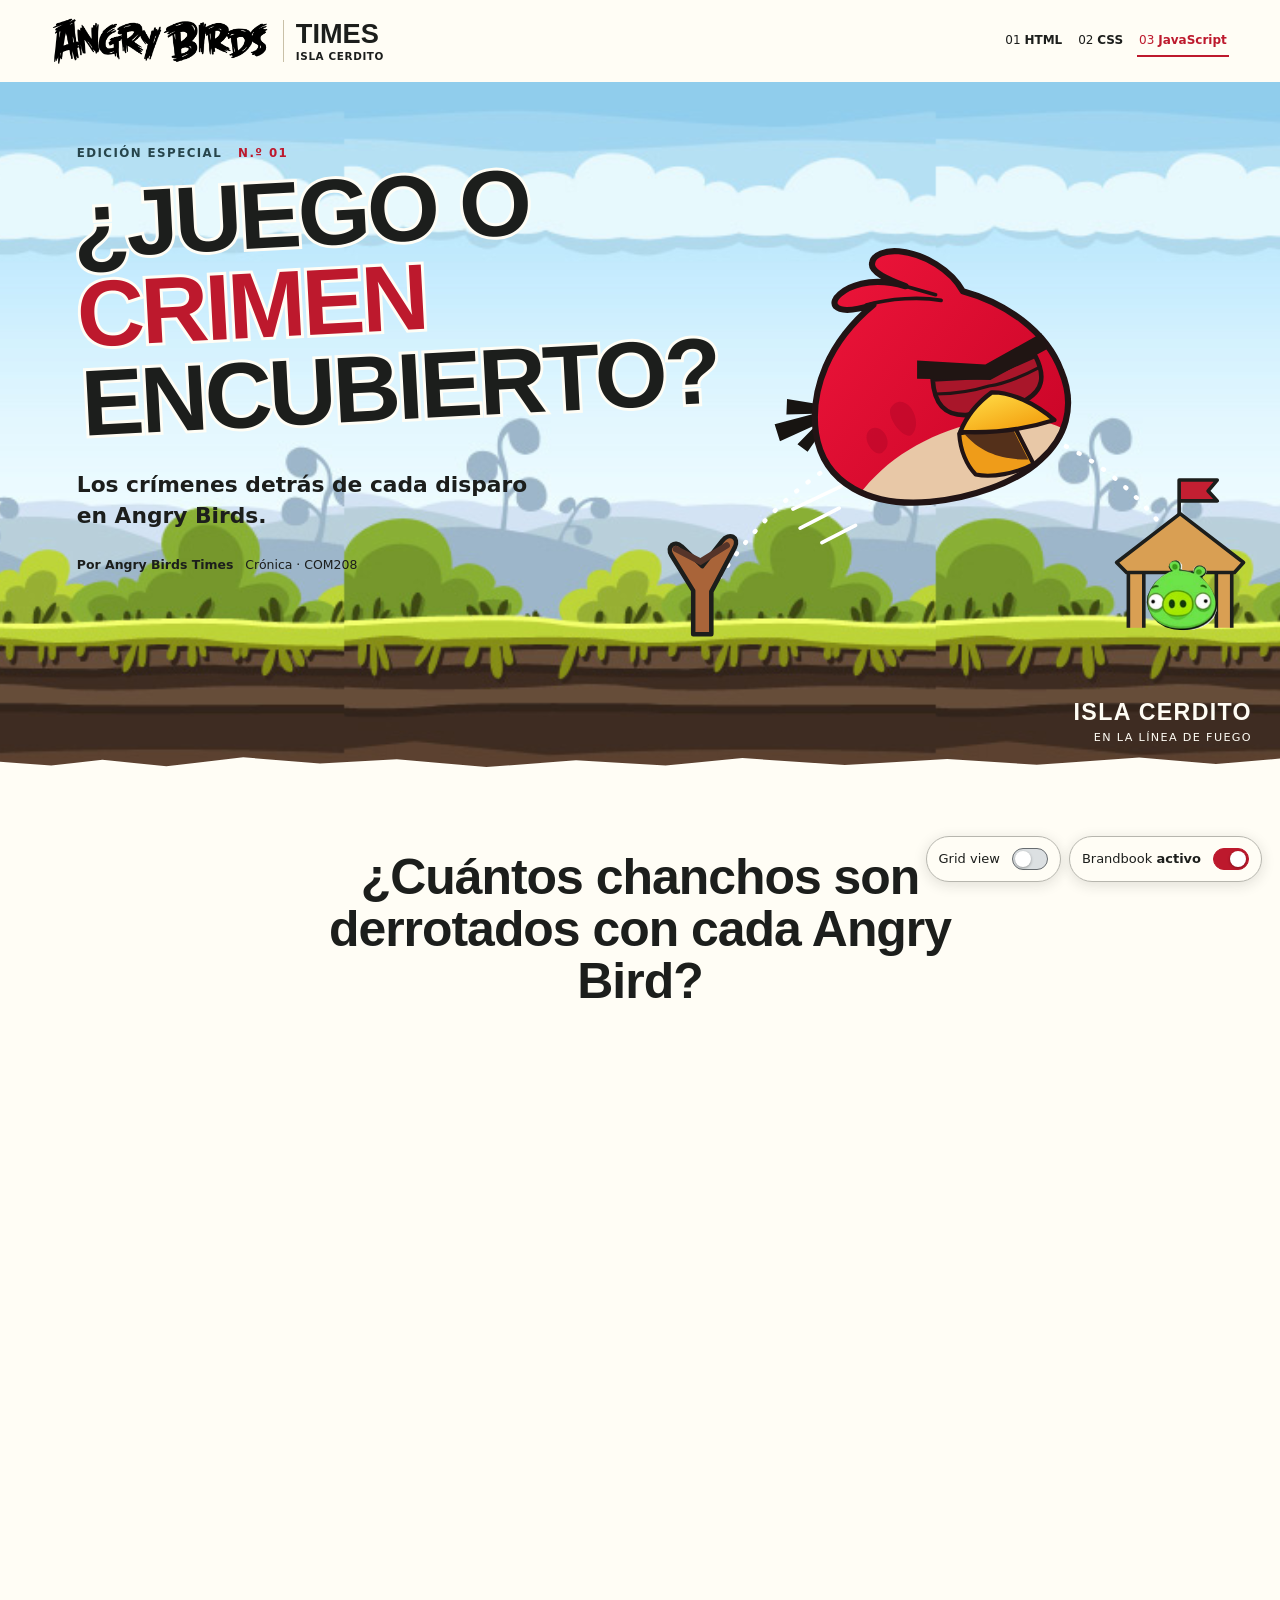
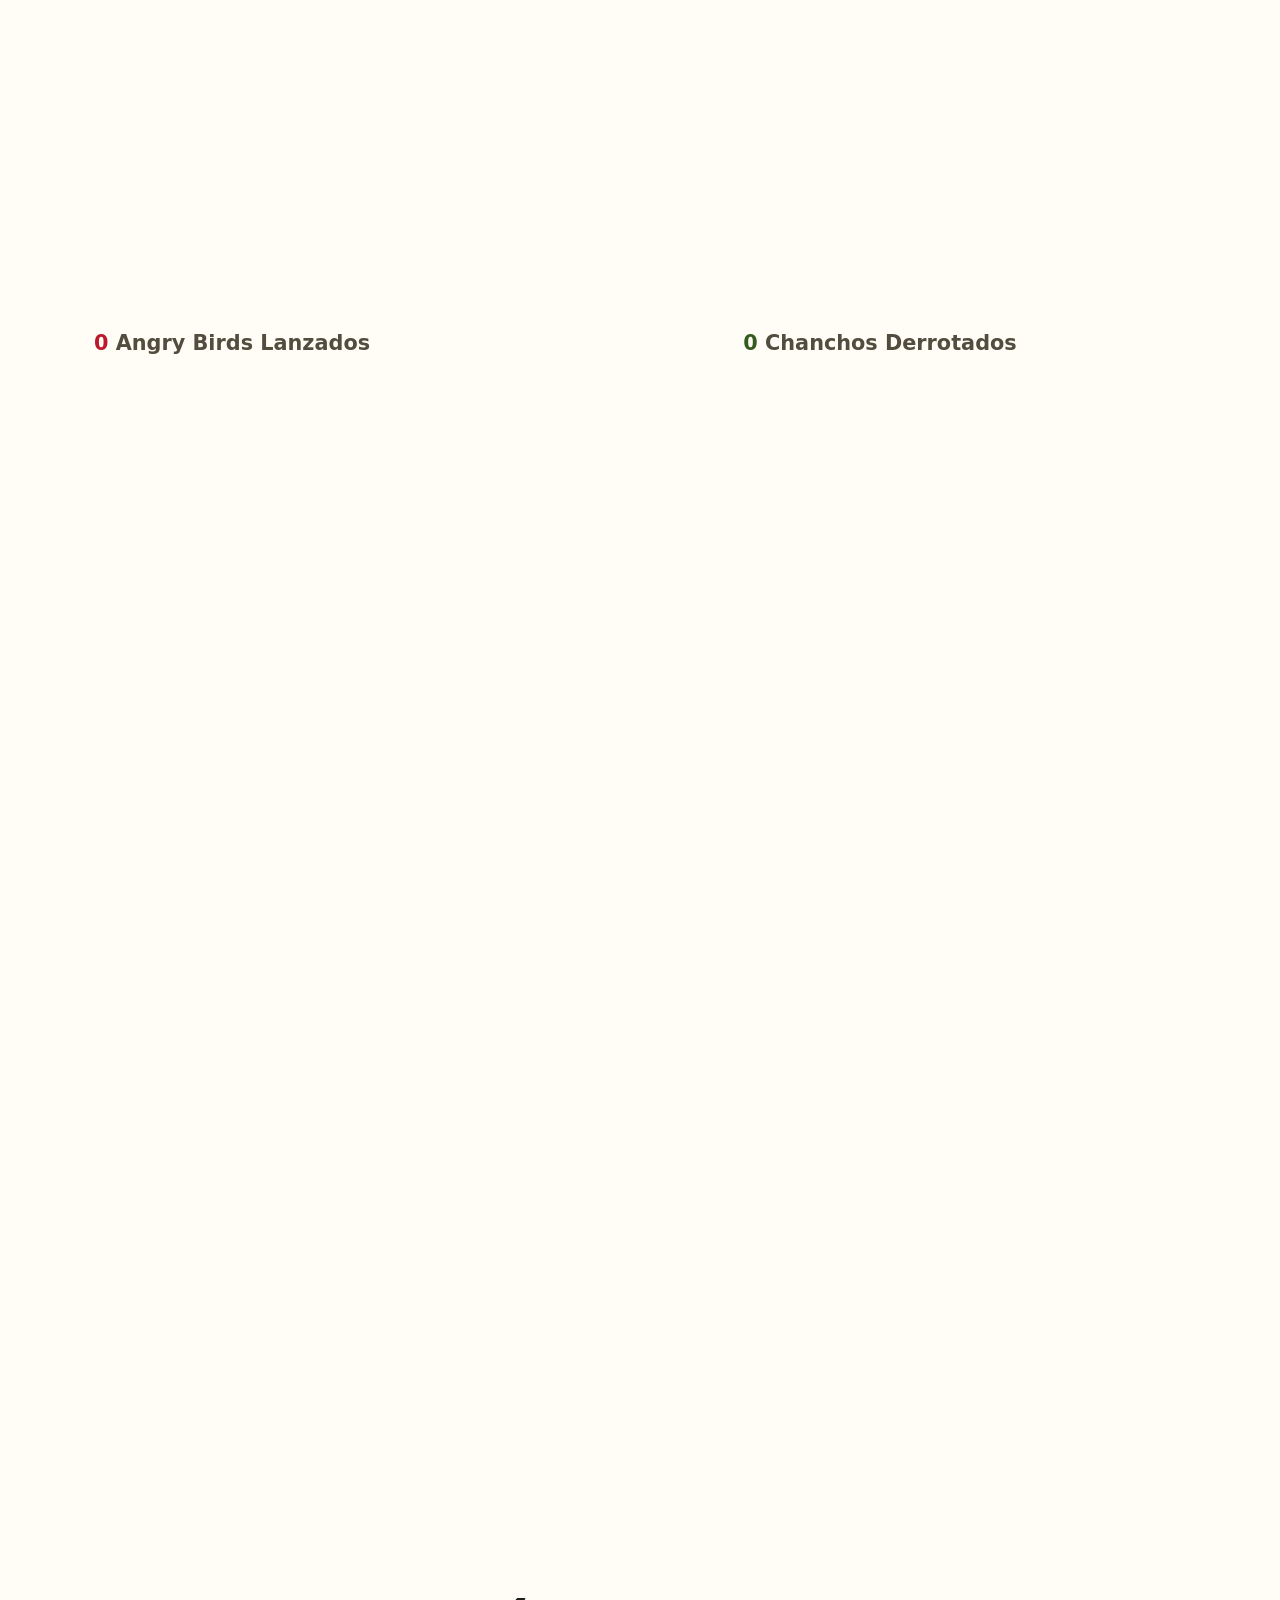
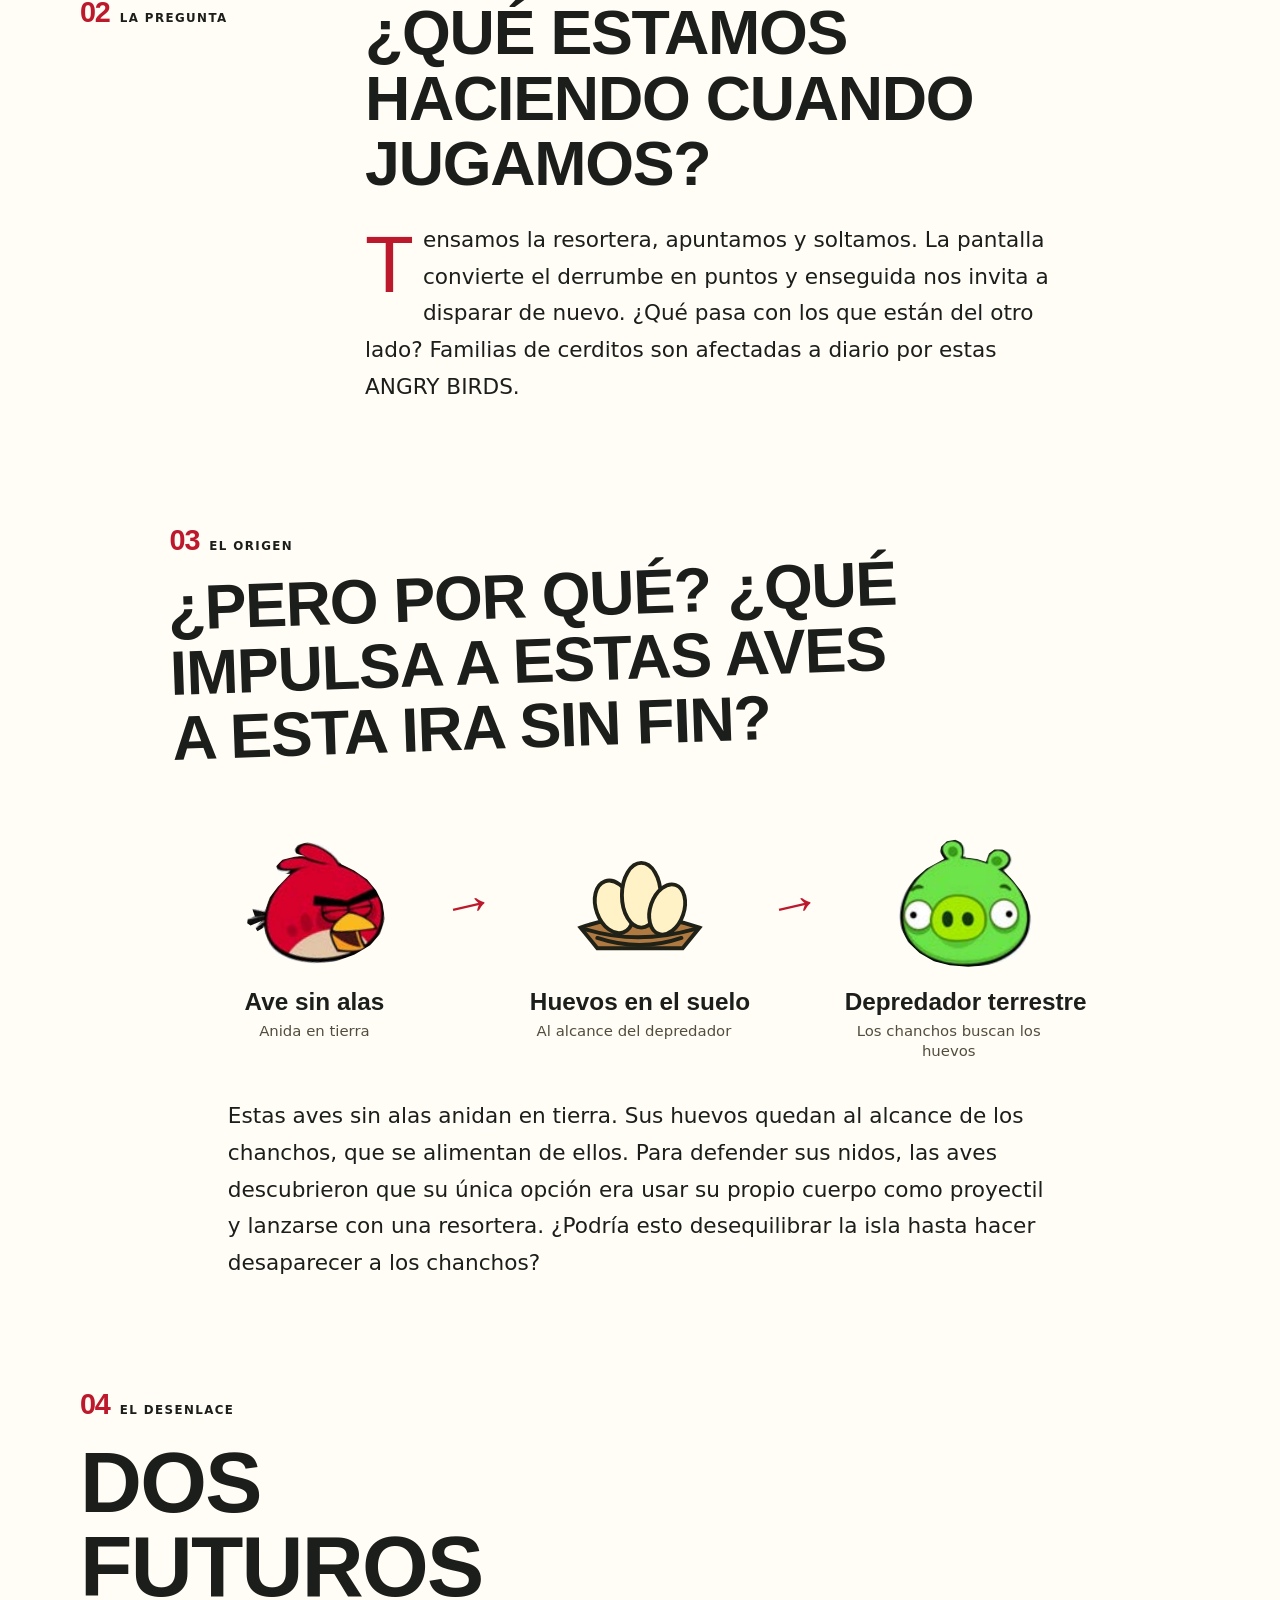
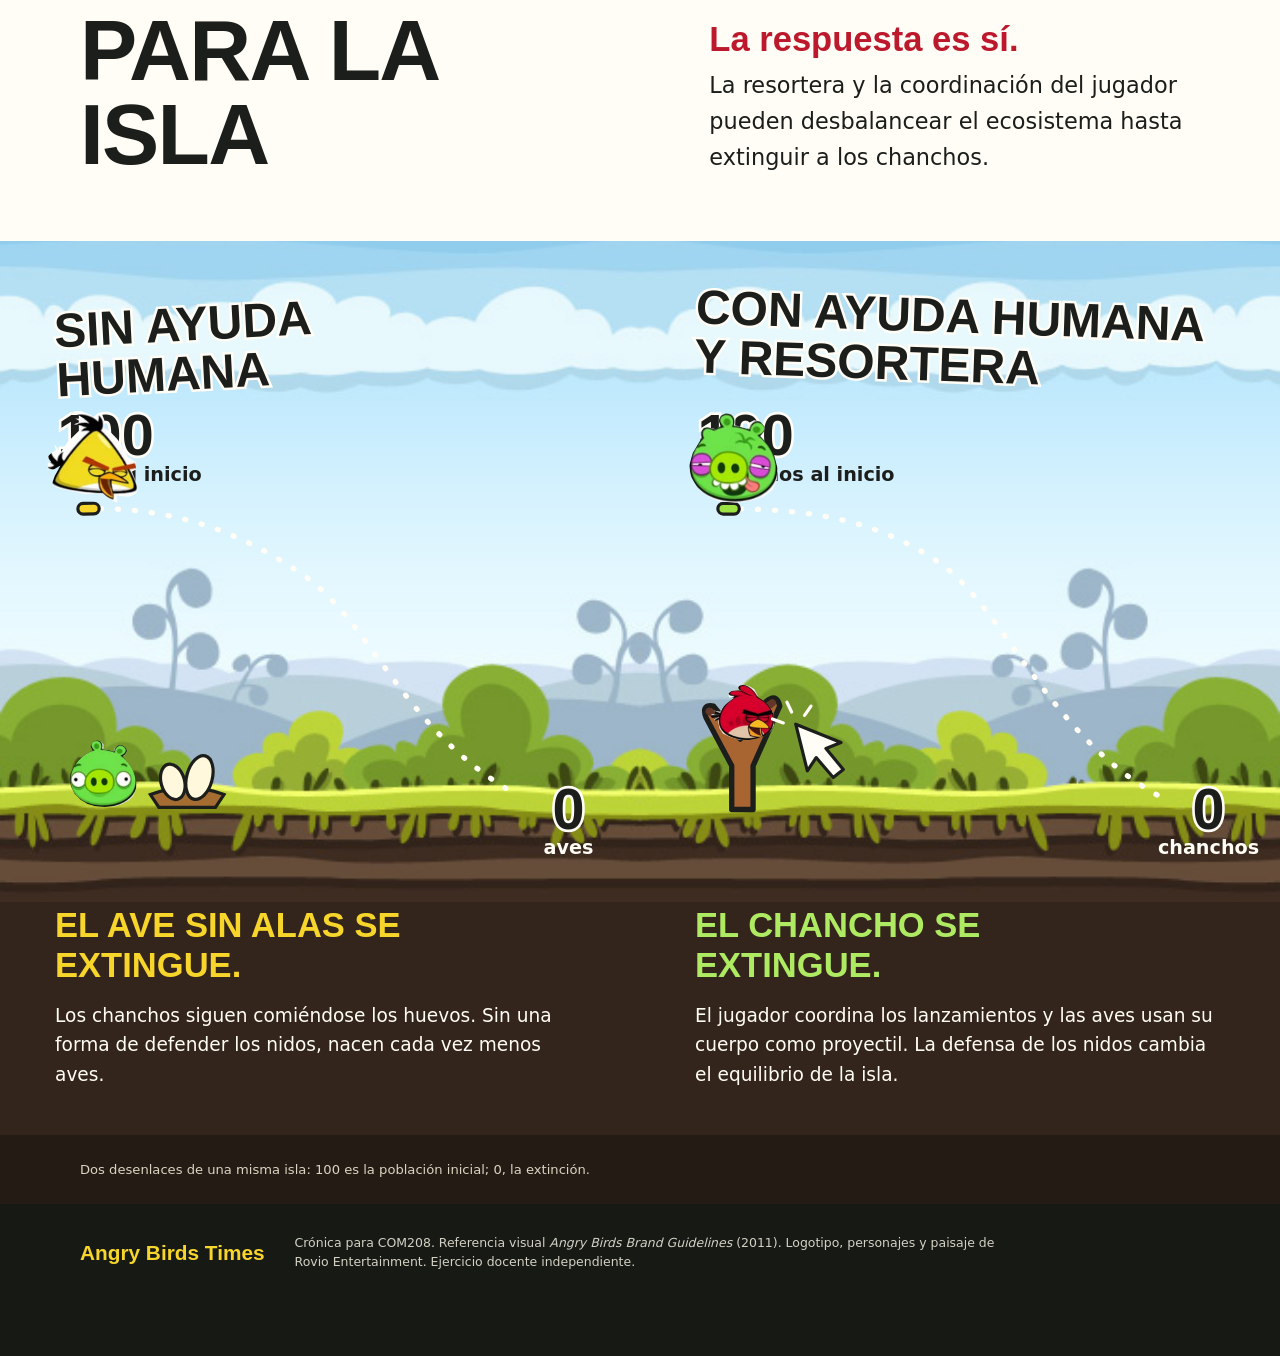
<file: index.html>
<!doctype html>
<html lang="es">
<head>
  <meta charset="utf-8">
  <meta name="viewport" content="width=device-width, initial-scale=1">
  <title>¿Juego o crimen encubierto? · Angry Birds Times</title>
  <meta name="description" content="Los crímenes detrás de cada disparo en Angry Birds. Una crónica para la clase de periodismo de datos de COM208.">
  <link rel="stylesheet" href="styles.css">
  <script src="script.js" defer></script>
  <script src="layout-view.js" defer></script>
</head>
<body>
  <a class="skip-link" href="#contenido">Saltar a la crónica</a>
  <header class="site-header">
    <a class="masthead" href="#contenido" aria-label="Angry Birds Times, inicio">
      <img src="assets/angry-birds-logo.png" width="260" height="58" alt="">
      <span class="masthead-edition"><strong>Times</strong><span>Isla Cerdito</span></span>
    </a>
    <nav class="stages" aria-label="Capas de la demostración">
      <a href="01-html.html">01 <strong>HTML</strong></a>
      <a href="02-css.html">02 <strong>CSS</strong></a>
      <a href="index.html" aria-current="page">03 <strong>JavaScript</strong></a>
    </nav>
  </header>

  <div class="demo-controls">
    <div id="layout-legend" class="layout-legend" hidden>
      <ul aria-label="Leyenda de la vista de cuadrícula">
        <li class="layout-key-grid">Cuadrícula</li>
        <li class="layout-key-margin">Margen</li>
        <li class="layout-key-padding">Padding</li>
      </ul>
      <p id="layout-hint">Apunta o toca un elemento para medirlo.</p>
      <p id="layout-measurements"></p>
    </div>
    <div class="demo-switches">
      <label id="layout-toggle" class="layout-toggle" hidden>
        <span>Grid view</span>
        <input id="layout-switch" type="checkbox" role="switch" aria-describedby="layout-hint">
      </label>
      <label class="brandbook-toggle" hidden>
        <span>Brandbook <strong class="brandbook-on">activo</strong><strong class="brandbook-off">desactivado</strong></span>
        <input id="brandbook-switch" type="checkbox" role="switch" aria-label="Aplicar brandbook" checked>
      </label>
    </div>
  </div>
  <div id="layout-overlay" hidden aria-hidden="true">
    <svg xmlns="http://www.w3.org/2000/svg" focusable="false"></svg>
  </div>

  <main id="contenido">
    <article>
      <header class="hero">
        <div class="hero-copy">
          <p class="eyebrow hero-kicker">Edición especial <span>N.º 01</span></p>
          <h1>¿Juego o<br><em>crimen</em><br>encubierto?</h1>
          <p class="dek">Los crímenes detrás de cada disparo en Angry Birds.</p>
          <p class="byline"><strong>Por Angry Birds Times</strong> <span>Crónica · COM208</span></p>
        </div>
        <figure class="cover">
          <div class="cover-art" role="img" aria-label="Red sale disparado de una resortera hacia un fuerte de chanchos en Isla Cerdito.">
            <svg class="cover-props" viewBox="0 0 720 460" preserveAspectRatio="xMidYMid meet" width="720" height="460" aria-hidden="true">
              <path d="M93 287C221 84 461 16 618 255" fill="none" stroke="#fff" stroke-width="5" stroke-linecap="round" stroke-dasharray="1 15"/>
              <g fill="none" stroke="#fff" stroke-width="4" stroke-linecap="round">
                <path d="m236 173-53 25m51-1-43 22m61-3-37 19"/>
              </g>
              <g transform="translate(0 -47)">
                <path d="M73 383v-48l-24-39c-6-10 4-17 11-10l23 22 22-28c8-10 19-4 14 7l-26 49v47z" fill="#a96439" stroke="#1c1e1c" stroke-width="5" stroke-linejoin="round"/>
                <path d="m54 289 27 14 29-18" fill="none" stroke="#553429" stroke-width="7" stroke-linecap="round"/>
                <g fill="#d99f53" stroke="#1c1e1c" stroke-width="4" stroke-linejoin="round">
                  <path d="M553 376v-76h17v76m80 0v-76h17v76"/>
                  <path d="m540 304 70-54 70 54-10 11H551z"/>
                  <path d="M609 251v-38h42l-10 12 10 11h-42" fill="#c31f32"/>
                </g>
              </g>
            </svg>
            <img class="cover-red" src="assets/red-bird-cover.svg" width="234" height="219" alt="">
            <img class="cover-pig" src="assets/minion-pig-normal.png" width="222" height="222" alt="">
          </div>
          <figcaption><span>Isla Cerdito</span><span>En la línea de fuego</span></figcaption>
        </figure>
      </header>

      <section class="scroll-story" aria-labelledby="scroll-title">
        <div class="count-track">
          <figure class="count-panel">
            <h2 id="scroll-title">¿Cuántos chanchos son derrotados con cada Angry Bird?</h2>
            <div class="count-grid">
              <div class="count-side count-birds">
                <div class="count-tokens pile" aria-hidden="true">
                  <div class="pile-layer">
                    <span class="pile-token" data-order="6"><img src="assets/red-bird-fly-1.png" width="72" height="67" alt=""></span>
                    <span class="pile-token" data-order="4"><img src="assets/red-bird-fly-1.png" width="72" height="67" alt=""></span>
                    <span class="pile-token" data-order="2"><img src="assets/red-bird-fly-1.png" width="72" height="67" alt=""></span>
                    <span class="pile-token" data-order="1"><img src="assets/red-bird-fly-1.png" width="72" height="67" alt=""></span>
                    <span class="pile-token" data-order="3"><img src="assets/red-bird-fly-1.png" width="72" height="67" alt=""></span>
                    <span class="pile-token" data-order="5"><img src="assets/red-bird-fly-1.png" width="72" height="67" alt=""></span>
                    <span class="pile-token" data-order="7"><img src="assets/red-bird-fly-1.png" width="72" height="67" alt=""></span>
                  </div>
                  <div class="pile-layer">
                    <span class="pile-token" data-order="14"><img src="assets/red-bird-fly-1.png" width="72" height="67" alt=""></span>
                    <span class="pile-token" data-order="12"><img src="assets/red-bird-fly-1.png" width="72" height="67" alt=""></span>
                    <span class="pile-token" data-order="10"><img src="assets/red-bird-fly-1.png" width="72" height="67" alt=""></span>
                    <span class="pile-token" data-order="8"><img src="assets/red-bird-fly-1.png" width="72" height="67" alt=""></span>
                    <span class="pile-token" data-order="9"><img src="assets/red-bird-fly-1.png" width="72" height="67" alt=""></span>
                    <span class="pile-token" data-order="11"><img src="assets/red-bird-fly-1.png" width="72" height="67" alt=""></span>
                    <span class="pile-token" data-order="13"><img src="assets/red-bird-fly-1.png" width="72" height="67" alt=""></span>
                    <span class="pile-token" data-order="15"><img src="assets/red-bird-fly-1.png" width="72" height="67" alt=""></span>
                  </div>
                  <div class="pile-layer">
                    <span class="pile-token" data-order="22"><img src="assets/red-bird-fly-1.png" width="72" height="67" alt=""></span>
                    <span class="pile-token" data-order="20"><img src="assets/red-bird-fly-1.png" width="72" height="67" alt=""></span>
                    <span class="pile-token" data-order="18"><img src="assets/red-bird-fly-1.png" width="72" height="67" alt=""></span>
                    <span class="pile-token" data-order="16"><img src="assets/red-bird-fly-1.png" width="72" height="67" alt=""></span>
                    <span class="pile-token" data-order="17"><img src="assets/red-bird-fly-1.png" width="72" height="67" alt=""></span>
                    <span class="pile-token" data-order="19"><img src="assets/red-bird-fly-1.png" width="72" height="67" alt=""></span>
                    <span class="pile-token" data-order="21"><img src="assets/red-bird-fly-1.png" width="72" height="67" alt=""></span>
                    <span class="pile-token" data-order="23"><img src="assets/red-bird-fly-1.png" width="72" height="67" alt=""></span>
                  </div>
                  <div class="pile-layer">
                    <span class="pile-token" data-order="30"><img src="assets/red-bird-fly-1.png" width="72" height="67" alt=""></span>
                    <span class="pile-token" data-order="28"><img src="assets/red-bird-fly-1.png" width="72" height="67" alt=""></span>
                    <span class="pile-token" data-order="26"><img src="assets/red-bird-fly-1.png" width="72" height="67" alt=""></span>
                    <span class="pile-token" data-order="24"><img src="assets/red-bird-fly-1.png" width="72" height="67" alt=""></span>
                    <span class="pile-token" data-order="25"><img src="assets/red-bird-fly-1.png" width="72" height="67" alt=""></span>
                    <span class="pile-token" data-order="27"><img src="assets/red-bird-fly-1.png" width="72" height="67" alt=""></span>
                    <span class="pile-token" data-order="29"><img src="assets/red-bird-fly-1.png" width="72" height="67" alt=""></span>
                    <span class="pile-token" data-order="31"><img src="assets/red-bird-fly-1.png" width="72" height="67" alt=""></span>
                  </div>
                  <div class="pile-layer">
                    <span class="pile-token" data-order="37"><img src="assets/red-bird-fly-1.png" width="72" height="67" alt=""></span>
                    <span class="pile-token" data-order="35"><img src="assets/red-bird-fly-1.png" width="72" height="67" alt=""></span>
                    <span class="pile-token" data-order="33"><img src="assets/red-bird-fly-1.png" width="72" height="67" alt=""></span>
                    <span class="pile-token" data-order="32"><img src="assets/red-bird-fly-1.png" width="72" height="67" alt=""></span>
                    <span class="pile-token" data-order="34"><img src="assets/red-bird-fly-1.png" width="72" height="67" alt=""></span>
                    <span class="pile-token" data-order="36"><img src="assets/red-bird-fly-1.png" width="72" height="67" alt=""></span>
                    <span class="pile-token" data-order="38"><img src="assets/red-bird-fly-1.png" width="72" height="67" alt=""></span>
                  </div>
                  <div class="pile-layer">
                    <span class="pile-token" data-order="43"><img src="assets/red-bird-fly-1.png" width="72" height="67" alt=""></span>
                    <span class="pile-token" data-order="41"><img src="assets/red-bird-fly-1.png" width="72" height="67" alt=""></span>
                    <span class="pile-token" data-order="39"><img src="assets/red-bird-fly-1.png" width="72" height="67" alt=""></span>
                    <span class="pile-token" data-order="40"><img src="assets/red-bird-fly-1.png" width="72" height="67" alt=""></span>
                    <span class="pile-token" data-order="42"><img src="assets/red-bird-fly-1.png" width="72" height="67" alt=""></span>
                    <span class="pile-token" data-order="44"><img src="assets/red-bird-fly-1.png" width="72" height="67" alt=""></span>
                  </div>
                  <div class="pile-layer">
                    <span class="pile-token" data-order="47"><img src="assets/red-bird-fly-1.png" width="72" height="67" alt=""></span>
                    <span class="pile-token" data-order="45"><img src="assets/red-bird-fly-1.png" width="72" height="67" alt=""></span>
                    <span class="pile-token" data-order="46"><img src="assets/red-bird-fly-1.png" width="72" height="67" alt=""></span>
                    <span class="pile-token" data-order="48"><img src="assets/red-bird-fly-1.png" width="72" height="67" alt=""></span>
                  </div>
                  <div class="pile-layer">
                    <span class="pile-token" data-order="49"><img src="assets/red-bird-fly-1.png" width="72" height="67" alt=""></span>
                    <span class="pile-token" data-order="50"><img src="assets/red-bird-fly-1.png" width="72" height="67" alt=""></span>
                  </div>
                </div>
                <p class="count-number"><span data-total="birds">50</span> Angry Birds Lanzados</p>
              </div>
              <div class="count-side count-pigs">
                <div class="count-tokens pile" aria-hidden="true">
                  <div class="pile-layer">
                    <span class="pile-token" data-order="12"><img src="assets/minion-pig-damaged-2.png" width="72" height="72" alt=""></span>
                    <span class="pile-token" data-order="10"><img src="assets/minion-pig-damaged-2.png" width="72" height="72" alt=""></span>
                    <span class="pile-token" data-order="8"><img src="assets/minion-pig-damaged-2.png" width="72" height="72" alt=""></span>
                    <span class="pile-token" data-order="6"><img src="assets/minion-pig-damaged-2.png" width="72" height="72" alt=""></span>
                    <span class="pile-token" data-order="4"><img src="assets/minion-pig-damaged-2.png" width="72" height="72" alt=""></span>
                    <span class="pile-token" data-order="2"><img src="assets/minion-pig-damaged-2.png" width="72" height="72" alt=""></span>
                    <span class="pile-token" data-order="1"><img src="assets/minion-pig-damaged-2.png" width="72" height="72" alt=""></span>
                    <span class="pile-token" data-order="3"><img src="assets/minion-pig-damaged-2.png" width="72" height="72" alt=""></span>
                    <span class="pile-token" data-order="5"><img src="assets/minion-pig-damaged-2.png" width="72" height="72" alt=""></span>
                    <span class="pile-token" data-order="7"><img src="assets/minion-pig-damaged-2.png" width="72" height="72" alt=""></span>
                    <span class="pile-token" data-order="9"><img src="assets/minion-pig-damaged-2.png" width="72" height="72" alt=""></span>
                    <span class="pile-token" data-order="11"><img src="assets/minion-pig-damaged-2.png" width="72" height="72" alt=""></span>
                    <span class="pile-token" data-order="13"><img src="assets/minion-pig-damaged-2.png" width="72" height="72" alt=""></span>
                  </div>
                  <div class="pile-layer">
                    <span class="pile-token" data-order="26"><img src="assets/minion-pig-damaged-2.png" width="72" height="72" alt=""></span>
                    <span class="pile-token" data-order="24"><img src="assets/minion-pig-damaged-2.png" width="72" height="72" alt=""></span>
                    <span class="pile-token" data-order="22"><img src="assets/minion-pig-damaged-2.png" width="72" height="72" alt=""></span>
                    <span class="pile-token" data-order="20"><img src="assets/minion-pig-damaged-2.png" width="72" height="72" alt=""></span>
                    <span class="pile-token" data-order="18"><img src="assets/minion-pig-damaged-2.png" width="72" height="72" alt=""></span>
                    <span class="pile-token" data-order="16"><img src="assets/minion-pig-damaged-2.png" width="72" height="72" alt=""></span>
                    <span class="pile-token" data-order="14"><img src="assets/minion-pig-damaged-2.png" width="72" height="72" alt=""></span>
                    <span class="pile-token" data-order="15"><img src="assets/minion-pig-damaged-2.png" width="72" height="72" alt=""></span>
                    <span class="pile-token" data-order="17"><img src="assets/minion-pig-damaged-2.png" width="72" height="72" alt=""></span>
                    <span class="pile-token" data-order="19"><img src="assets/minion-pig-damaged-2.png" width="72" height="72" alt=""></span>
                    <span class="pile-token" data-order="21"><img src="assets/minion-pig-damaged-2.png" width="72" height="72" alt=""></span>
                    <span class="pile-token" data-order="23"><img src="assets/minion-pig-damaged-2.png" width="72" height="72" alt=""></span>
                    <span class="pile-token" data-order="25"><img src="assets/minion-pig-damaged-2.png" width="72" height="72" alt=""></span>
                    <span class="pile-token" data-order="27"><img src="assets/minion-pig-damaged-2.png" width="72" height="72" alt=""></span>
                  </div>
                  <div class="pile-layer">
                    <span class="pile-token" data-order="41"><img src="assets/minion-pig-damaged-2.png" width="72" height="72" alt=""></span>
                    <span class="pile-token" data-order="39"><img src="assets/minion-pig-damaged-2.png" width="72" height="72" alt=""></span>
                    <span class="pile-token" data-order="37"><img src="assets/minion-pig-damaged-2.png" width="72" height="72" alt=""></span>
                    <span class="pile-token" data-order="35"><img src="assets/minion-pig-damaged-2.png" width="72" height="72" alt=""></span>
                    <span class="pile-token" data-order="33"><img src="assets/minion-pig-damaged-2.png" width="72" height="72" alt=""></span>
                    <span class="pile-token" data-order="31"><img src="assets/minion-pig-damaged-2.png" width="72" height="72" alt=""></span>
                    <span class="pile-token" data-order="29"><img src="assets/minion-pig-damaged-2.png" width="72" height="72" alt=""></span>
                    <span class="pile-token" data-order="28"><img src="assets/minion-pig-damaged-2.png" width="72" height="72" alt=""></span>
                    <span class="pile-token" data-order="30"><img src="assets/minion-pig-damaged-2.png" width="72" height="72" alt=""></span>
                    <span class="pile-token" data-order="32"><img src="assets/minion-pig-damaged-2.png" width="72" height="72" alt=""></span>
                    <span class="pile-token" data-order="34"><img src="assets/minion-pig-damaged-2.png" width="72" height="72" alt=""></span>
                    <span class="pile-token" data-order="36"><img src="assets/minion-pig-damaged-2.png" width="72" height="72" alt=""></span>
                    <span class="pile-token" data-order="38"><img src="assets/minion-pig-damaged-2.png" width="72" height="72" alt=""></span>
                    <span class="pile-token" data-order="40"><img src="assets/minion-pig-damaged-2.png" width="72" height="72" alt=""></span>
                    <span class="pile-token" data-order="42"><img src="assets/minion-pig-damaged-2.png" width="72" height="72" alt=""></span>
                  </div>
                  <div class="pile-layer">
                    <span class="pile-token" data-order="56"><img src="assets/minion-pig-damaged-2.png" width="72" height="72" alt=""></span>
                    <span class="pile-token" data-order="54"><img src="assets/minion-pig-damaged-2.png" width="72" height="72" alt=""></span>
                    <span class="pile-token" data-order="52"><img src="assets/minion-pig-damaged-2.png" width="72" height="72" alt=""></span>
                    <span class="pile-token" data-order="50"><img src="assets/minion-pig-damaged-2.png" width="72" height="72" alt=""></span>
                    <span class="pile-token" data-order="48"><img src="assets/minion-pig-damaged-2.png" width="72" height="72" alt=""></span>
                    <span class="pile-token" data-order="46"><img src="assets/minion-pig-damaged-2.png" width="72" height="72" alt=""></span>
                    <span class="pile-token" data-order="44"><img src="assets/minion-pig-damaged-2.png" width="72" height="72" alt=""></span>
                    <span class="pile-token" data-order="43"><img src="assets/minion-pig-damaged-2.png" width="72" height="72" alt=""></span>
                    <span class="pile-token" data-order="45"><img src="assets/minion-pig-damaged-2.png" width="72" height="72" alt=""></span>
                    <span class="pile-token" data-order="47"><img src="assets/minion-pig-damaged-2.png" width="72" height="72" alt=""></span>
                    <span class="pile-token" data-order="49"><img src="assets/minion-pig-damaged-2.png" width="72" height="72" alt=""></span>
                    <span class="pile-token" data-order="51"><img src="assets/minion-pig-damaged-2.png" width="72" height="72" alt=""></span>
                    <span class="pile-token" data-order="53"><img src="assets/minion-pig-damaged-2.png" width="72" height="72" alt=""></span>
                    <span class="pile-token" data-order="55"><img src="assets/minion-pig-damaged-2.png" width="72" height="72" alt=""></span>
                    <span class="pile-token" data-order="57"><img src="assets/minion-pig-damaged-2.png" width="72" height="72" alt=""></span>
                  </div>
                  <div class="pile-layer">
                    <span class="pile-token" data-order="71"><img src="assets/minion-pig-damaged-2.png" width="72" height="72" alt=""></span>
                    <span class="pile-token" data-order="69"><img src="assets/minion-pig-damaged-2.png" width="72" height="72" alt=""></span>
                    <span class="pile-token" data-order="67"><img src="assets/minion-pig-damaged-2.png" width="72" height="72" alt=""></span>
                    <span class="pile-token" data-order="65"><img src="assets/minion-pig-damaged-2.png" width="72" height="72" alt=""></span>
                    <span class="pile-token" data-order="63"><img src="assets/minion-pig-damaged-2.png" width="72" height="72" alt=""></span>
                    <span class="pile-token" data-order="61"><img src="assets/minion-pig-damaged-2.png" width="72" height="72" alt=""></span>
                    <span class="pile-token" data-order="59"><img src="assets/minion-pig-damaged-2.png" width="72" height="72" alt=""></span>
                    <span class="pile-token" data-order="58"><img src="assets/minion-pig-damaged-2.png" width="72" height="72" alt=""></span>
                    <span class="pile-token" data-order="60"><img src="assets/minion-pig-damaged-2.png" width="72" height="72" alt=""></span>
                    <span class="pile-token" data-order="62"><img src="assets/minion-pig-damaged-2.png" width="72" height="72" alt=""></span>
                    <span class="pile-token" data-order="64"><img src="assets/minion-pig-damaged-2.png" width="72" height="72" alt=""></span>
                    <span class="pile-token" data-order="66"><img src="assets/minion-pig-damaged-2.png" width="72" height="72" alt=""></span>
                    <span class="pile-token" data-order="68"><img src="assets/minion-pig-damaged-2.png" width="72" height="72" alt=""></span>
                    <span class="pile-token" data-order="70"><img src="assets/minion-pig-damaged-2.png" width="72" height="72" alt=""></span>
                    <span class="pile-token" data-order="72"><img src="assets/minion-pig-damaged-2.png" width="72" height="72" alt=""></span>
                  </div>
                  <div class="pile-layer">
                    <span class="pile-token" data-order="86"><img src="assets/minion-pig-damaged-2.png" width="72" height="72" alt=""></span>
                    <span class="pile-token" data-order="84"><img src="assets/minion-pig-damaged-2.png" width="72" height="72" alt=""></span>
                    <span class="pile-token" data-order="82"><img src="assets/minion-pig-damaged-2.png" width="72" height="72" alt=""></span>
                    <span class="pile-token" data-order="80"><img src="assets/minion-pig-damaged-2.png" width="72" height="72" alt=""></span>
                    <span class="pile-token" data-order="78"><img src="assets/minion-pig-damaged-2.png" width="72" height="72" alt=""></span>
                    <span class="pile-token" data-order="76"><img src="assets/minion-pig-damaged-2.png" width="72" height="72" alt=""></span>
                    <span class="pile-token" data-order="74"><img src="assets/minion-pig-damaged-2.png" width="72" height="72" alt=""></span>
                    <span class="pile-token" data-order="73"><img src="assets/minion-pig-damaged-2.png" width="72" height="72" alt=""></span>
                    <span class="pile-token" data-order="75"><img src="assets/minion-pig-damaged-2.png" width="72" height="72" alt=""></span>
                    <span class="pile-token" data-order="77"><img src="assets/minion-pig-damaged-2.png" width="72" height="72" alt=""></span>
                    <span class="pile-token" data-order="79"><img src="assets/minion-pig-damaged-2.png" width="72" height="72" alt=""></span>
                    <span class="pile-token" data-order="81"><img src="assets/minion-pig-damaged-2.png" width="72" height="72" alt=""></span>
                    <span class="pile-token" data-order="83"><img src="assets/minion-pig-damaged-2.png" width="72" height="72" alt=""></span>
                    <span class="pile-token" data-order="85"><img src="assets/minion-pig-damaged-2.png" width="72" height="72" alt=""></span>
                    <span class="pile-token" data-order="87"><img src="assets/minion-pig-damaged-2.png" width="72" height="72" alt=""></span>
                  </div>
                  <div class="pile-layer">
                    <span class="pile-token" data-order="101"><img src="assets/minion-pig-damaged-2.png" width="72" height="72" alt=""></span>
                    <span class="pile-token" data-order="99"><img src="assets/minion-pig-damaged-2.png" width="72" height="72" alt=""></span>
                    <span class="pile-token" data-order="97"><img src="assets/minion-pig-damaged-2.png" width="72" height="72" alt=""></span>
                    <span class="pile-token" data-order="95"><img src="assets/minion-pig-damaged-2.png" width="72" height="72" alt=""></span>
                    <span class="pile-token" data-order="93"><img src="assets/minion-pig-damaged-2.png" width="72" height="72" alt=""></span>
                    <span class="pile-token" data-order="91"><img src="assets/minion-pig-damaged-2.png" width="72" height="72" alt=""></span>
                    <span class="pile-token" data-order="89"><img src="assets/minion-pig-damaged-2.png" width="72" height="72" alt=""></span>
                    <span class="pile-token" data-order="88"><img src="assets/minion-pig-damaged-2.png" width="72" height="72" alt=""></span>
                    <span class="pile-token" data-order="90"><img src="assets/minion-pig-damaged-2.png" width="72" height="72" alt=""></span>
                    <span class="pile-token" data-order="92"><img src="assets/minion-pig-damaged-2.png" width="72" height="72" alt=""></span>
                    <span class="pile-token" data-order="94"><img src="assets/minion-pig-damaged-2.png" width="72" height="72" alt=""></span>
                    <span class="pile-token" data-order="96"><img src="assets/minion-pig-damaged-2.png" width="72" height="72" alt=""></span>
                    <span class="pile-token" data-order="98"><img src="assets/minion-pig-damaged-2.png" width="72" height="72" alt=""></span>
                    <span class="pile-token" data-order="100"><img src="assets/minion-pig-damaged-2.png" width="72" height="72" alt=""></span>
                    <span class="pile-token" data-order="102"><img src="assets/minion-pig-damaged-2.png" width="72" height="72" alt=""></span>
                  </div>
                  <div class="pile-layer">
                    <span class="pile-token" data-order="116"><img src="assets/minion-pig-damaged-2.png" width="72" height="72" alt=""></span>
                    <span class="pile-token" data-order="114"><img src="assets/minion-pig-damaged-2.png" width="72" height="72" alt=""></span>
                    <span class="pile-token" data-order="112"><img src="assets/minion-pig-damaged-2.png" width="72" height="72" alt=""></span>
                    <span class="pile-token" data-order="110"><img src="assets/minion-pig-damaged-2.png" width="72" height="72" alt=""></span>
                    <span class="pile-token" data-order="108"><img src="assets/minion-pig-damaged-2.png" width="72" height="72" alt=""></span>
                    <span class="pile-token" data-order="106"><img src="assets/minion-pig-damaged-2.png" width="72" height="72" alt=""></span>
                    <span class="pile-token" data-order="104"><img src="assets/minion-pig-damaged-2.png" width="72" height="72" alt=""></span>
                    <span class="pile-token" data-order="103"><img src="assets/minion-pig-damaged-2.png" width="72" height="72" alt=""></span>
                    <span class="pile-token" data-order="105"><img src="assets/minion-pig-damaged-2.png" width="72" height="72" alt=""></span>
                    <span class="pile-token" data-order="107"><img src="assets/minion-pig-damaged-2.png" width="72" height="72" alt=""></span>
                    <span class="pile-token" data-order="109"><img src="assets/minion-pig-damaged-2.png" width="72" height="72" alt=""></span>
                    <span class="pile-token" data-order="111"><img src="assets/minion-pig-damaged-2.png" width="72" height="72" alt=""></span>
                    <span class="pile-token" data-order="113"><img src="assets/minion-pig-damaged-2.png" width="72" height="72" alt=""></span>
                    <span class="pile-token" data-order="115"><img src="assets/minion-pig-damaged-2.png" width="72" height="72" alt=""></span>
                    <span class="pile-token" data-order="117"><img src="assets/minion-pig-damaged-2.png" width="72" height="72" alt=""></span>
                  </div>
                  <div class="pile-layer">
                    <span class="pile-token" data-order="130"><img src="assets/minion-pig-damaged-2.png" width="72" height="72" alt=""></span>
                    <span class="pile-token" data-order="128"><img src="assets/minion-pig-damaged-2.png" width="72" height="72" alt=""></span>
                    <span class="pile-token" data-order="126"><img src="assets/minion-pig-damaged-2.png" width="72" height="72" alt=""></span>
                    <span class="pile-token" data-order="124"><img src="assets/minion-pig-damaged-2.png" width="72" height="72" alt=""></span>
                    <span class="pile-token" data-order="122"><img src="assets/minion-pig-damaged-2.png" width="72" height="72" alt=""></span>
                    <span class="pile-token" data-order="120"><img src="assets/minion-pig-damaged-2.png" width="72" height="72" alt=""></span>
                    <span class="pile-token" data-order="118"><img src="assets/minion-pig-damaged-2.png" width="72" height="72" alt=""></span>
                    <span class="pile-token" data-order="119"><img src="assets/minion-pig-damaged-2.png" width="72" height="72" alt=""></span>
                    <span class="pile-token" data-order="121"><img src="assets/minion-pig-damaged-2.png" width="72" height="72" alt=""></span>
                    <span class="pile-token" data-order="123"><img src="assets/minion-pig-damaged-2.png" width="72" height="72" alt=""></span>
                    <span class="pile-token" data-order="125"><img src="assets/minion-pig-damaged-2.png" width="72" height="72" alt=""></span>
                    <span class="pile-token" data-order="127"><img src="assets/minion-pig-damaged-2.png" width="72" height="72" alt=""></span>
                    <span class="pile-token" data-order="129"><img src="assets/minion-pig-damaged-2.png" width="72" height="72" alt=""></span>
                    <span class="pile-token" data-order="131"><img src="assets/minion-pig-damaged-2.png" width="72" height="72" alt=""></span>
                  </div>
                  <div class="pile-layer">
                    <span class="pile-token" data-order="143"><img src="assets/minion-pig-damaged-2.png" width="72" height="72" alt=""></span>
                    <span class="pile-token" data-order="141"><img src="assets/minion-pig-damaged-2.png" width="72" height="72" alt=""></span>
                    <span class="pile-token" data-order="139"><img src="assets/minion-pig-damaged-2.png" width="72" height="72" alt=""></span>
                    <span class="pile-token" data-order="137"><img src="assets/minion-pig-damaged-2.png" width="72" height="72" alt=""></span>
                    <span class="pile-token" data-order="135"><img src="assets/minion-pig-damaged-2.png" width="72" height="72" alt=""></span>
                    <span class="pile-token" data-order="133"><img src="assets/minion-pig-damaged-2.png" width="72" height="72" alt=""></span>
                    <span class="pile-token" data-order="132"><img src="assets/minion-pig-damaged-2.png" width="72" height="72" alt=""></span>
                    <span class="pile-token" data-order="134"><img src="assets/minion-pig-damaged-2.png" width="72" height="72" alt=""></span>
                    <span class="pile-token" data-order="136"><img src="assets/minion-pig-damaged-2.png" width="72" height="72" alt=""></span>
                    <span class="pile-token" data-order="138"><img src="assets/minion-pig-damaged-2.png" width="72" height="72" alt=""></span>
                    <span class="pile-token" data-order="140"><img src="assets/minion-pig-damaged-2.png" width="72" height="72" alt=""></span>
                    <span class="pile-token" data-order="142"><img src="assets/minion-pig-damaged-2.png" width="72" height="72" alt=""></span>
                    <span class="pile-token" data-order="144"><img src="assets/minion-pig-damaged-2.png" width="72" height="72" alt=""></span>
                  </div>
                  <div class="pile-layer">
                    <span class="pile-token" data-order="155"><img src="assets/minion-pig-damaged-2.png" width="72" height="72" alt=""></span>
                    <span class="pile-token" data-order="153"><img src="assets/minion-pig-damaged-2.png" width="72" height="72" alt=""></span>
                    <span class="pile-token" data-order="151"><img src="assets/minion-pig-damaged-2.png" width="72" height="72" alt=""></span>
                    <span class="pile-token" data-order="149"><img src="assets/minion-pig-damaged-2.png" width="72" height="72" alt=""></span>
                    <span class="pile-token" data-order="147"><img src="assets/minion-pig-damaged-2.png" width="72" height="72" alt=""></span>
                    <span class="pile-token" data-order="145"><img src="assets/minion-pig-damaged-2.png" width="72" height="72" alt=""></span>
                    <span class="pile-token" data-order="146"><img src="assets/minion-pig-damaged-2.png" width="72" height="72" alt=""></span>
                    <span class="pile-token" data-order="148"><img src="assets/minion-pig-damaged-2.png" width="72" height="72" alt=""></span>
                    <span class="pile-token" data-order="150"><img src="assets/minion-pig-damaged-2.png" width="72" height="72" alt=""></span>
                    <span class="pile-token" data-order="152"><img src="assets/minion-pig-damaged-2.png" width="72" height="72" alt=""></span>
                    <span class="pile-token" data-order="154"><img src="assets/minion-pig-damaged-2.png" width="72" height="72" alt=""></span>
                    <span class="pile-token" data-order="156"><img src="assets/minion-pig-damaged-2.png" width="72" height="72" alt=""></span>
                  </div>
                  <div class="pile-layer">
                    <span class="pile-token" data-order="166"><img src="assets/minion-pig-damaged-2.png" width="72" height="72" alt=""></span>
                    <span class="pile-token" data-order="164"><img src="assets/minion-pig-damaged-2.png" width="72" height="72" alt=""></span>
                    <span class="pile-token" data-order="162"><img src="assets/minion-pig-damaged-2.png" width="72" height="72" alt=""></span>
                    <span class="pile-token" data-order="160"><img src="assets/minion-pig-damaged-2.png" width="72" height="72" alt=""></span>
                    <span class="pile-token" data-order="158"><img src="assets/minion-pig-damaged-2.png" width="72" height="72" alt=""></span>
                    <span class="pile-token" data-order="157"><img src="assets/minion-pig-damaged-2.png" width="72" height="72" alt=""></span>
                    <span class="pile-token" data-order="159"><img src="assets/minion-pig-damaged-2.png" width="72" height="72" alt=""></span>
                    <span class="pile-token" data-order="161"><img src="assets/minion-pig-damaged-2.png" width="72" height="72" alt=""></span>
                    <span class="pile-token" data-order="163"><img src="assets/minion-pig-damaged-2.png" width="72" height="72" alt=""></span>
                    <span class="pile-token" data-order="165"><img src="assets/minion-pig-damaged-2.png" width="72" height="72" alt=""></span>
                    <span class="pile-token" data-order="167"><img src="assets/minion-pig-damaged-2.png" width="72" height="72" alt=""></span>
                  </div>
                  <div class="pile-layer">
                    <span class="pile-token" data-order="176"><img src="assets/minion-pig-damaged-2.png" width="72" height="72" alt=""></span>
                    <span class="pile-token" data-order="174"><img src="assets/minion-pig-damaged-2.png" width="72" height="72" alt=""></span>
                    <span class="pile-token" data-order="172"><img src="assets/minion-pig-damaged-2.png" width="72" height="72" alt=""></span>
                    <span class="pile-token" data-order="170"><img src="assets/minion-pig-damaged-2.png" width="72" height="72" alt=""></span>
                    <span class="pile-token" data-order="168"><img src="assets/minion-pig-damaged-2.png" width="72" height="72" alt=""></span>
                    <span class="pile-token" data-order="169"><img src="assets/minion-pig-damaged-2.png" width="72" height="72" alt=""></span>
                    <span class="pile-token" data-order="171"><img src="assets/minion-pig-damaged-2.png" width="72" height="72" alt=""></span>
                    <span class="pile-token" data-order="173"><img src="assets/minion-pig-damaged-2.png" width="72" height="72" alt=""></span>
                    <span class="pile-token" data-order="175"><img src="assets/minion-pig-damaged-2.png" width="72" height="72" alt=""></span>
                    <span class="pile-token" data-order="177"><img src="assets/minion-pig-damaged-2.png" width="72" height="72" alt=""></span>
                  </div>
                  <div class="pile-layer">
                    <span class="pile-token" data-order="185"><img src="assets/minion-pig-damaged-2.png" width="72" height="72" alt=""></span>
                    <span class="pile-token" data-order="183"><img src="assets/minion-pig-damaged-2.png" width="72" height="72" alt=""></span>
                    <span class="pile-token" data-order="181"><img src="assets/minion-pig-damaged-2.png" width="72" height="72" alt=""></span>
                    <span class="pile-token" data-order="179"><img src="assets/minion-pig-damaged-2.png" width="72" height="72" alt=""></span>
                    <span class="pile-token" data-order="178"><img src="assets/minion-pig-damaged-2.png" width="72" height="72" alt=""></span>
                    <span class="pile-token" data-order="180"><img src="assets/minion-pig-damaged-2.png" width="72" height="72" alt=""></span>
                    <span class="pile-token" data-order="182"><img src="assets/minion-pig-damaged-2.png" width="72" height="72" alt=""></span>
                    <span class="pile-token" data-order="184"><img src="assets/minion-pig-damaged-2.png" width="72" height="72" alt=""></span>
                    <span class="pile-token" data-order="186"><img src="assets/minion-pig-damaged-2.png" width="72" height="72" alt=""></span>
                  </div>
                  <div class="pile-layer">
                    <span class="pile-token" data-order="193"><img src="assets/minion-pig-damaged-2.png" width="72" height="72" alt=""></span>
                    <span class="pile-token" data-order="191"><img src="assets/minion-pig-damaged-2.png" width="72" height="72" alt=""></span>
                    <span class="pile-token" data-order="189"><img src="assets/minion-pig-damaged-2.png" width="72" height="72" alt=""></span>
                    <span class="pile-token" data-order="187"><img src="assets/minion-pig-damaged-2.png" width="72" height="72" alt=""></span>
                    <span class="pile-token" data-order="188"><img src="assets/minion-pig-damaged-2.png" width="72" height="72" alt=""></span>
                    <span class="pile-token" data-order="190"><img src="assets/minion-pig-damaged-2.png" width="72" height="72" alt=""></span>
                    <span class="pile-token" data-order="192"><img src="assets/minion-pig-damaged-2.png" width="72" height="72" alt=""></span>
                    <span class="pile-token" data-order="194"><img src="assets/minion-pig-damaged-2.png" width="72" height="72" alt=""></span>
                  </div>
                  <div class="pile-layer">
                    <span class="pile-token" data-order="199"><img src="assets/minion-pig-damaged-2.png" width="72" height="72" alt=""></span>
                    <span class="pile-token" data-order="197"><img src="assets/minion-pig-damaged-2.png" width="72" height="72" alt=""></span>
                    <span class="pile-token" data-order="195"><img src="assets/minion-pig-damaged-2.png" width="72" height="72" alt=""></span>
                    <span class="pile-token" data-order="196"><img src="assets/minion-pig-damaged-2.png" width="72" height="72" alt=""></span>
                    <span class="pile-token" data-order="198"><img src="assets/minion-pig-damaged-2.png" width="72" height="72" alt=""></span>
                    <span class="pile-token" data-order="200"><img src="assets/minion-pig-damaged-2.png" width="72" height="72" alt=""></span>
                  </div>
                </div>
                <p class="count-number"><span data-total="pigs">200</span> Chanchos Derrotados</p>
              </div>
            </div>
          </figure>
        </div>
        <table class="count-record" hidden>
            <caption>Recuento acumulado con chanchos sin protección</caption>
            <thead><tr><th scope="col">Aves lanzadas</th><th scope="col">Chanchos derrotados</th></tr></thead>
            <tbody>
              <tr><th scope="row">0</th><td>0</td></tr>
              <tr><th scope="row">1</th><td>4</td></tr>
              <tr><th scope="row">2</th><td>8</td></tr>
              <tr><th scope="row">3</th><td>12</td></tr>
              <tr><th scope="row">4</th><td>16</td></tr>
              <tr><th scope="row">5</th><td>20</td></tr>
              <tr><th scope="row">6</th><td>24</td></tr>
              <tr><th scope="row">7</th><td>28</td></tr>
              <tr><th scope="row">8</th><td>32</td></tr>
              <tr><th scope="row">9</th><td>36</td></tr>
              <tr><th scope="row">10</th><td>40</td></tr>
              <tr><th scope="row">11</th><td>44</td></tr>
              <tr><th scope="row">12</th><td>48</td></tr>
              <tr><th scope="row">13</th><td>52</td></tr>
              <tr><th scope="row">14</th><td>56</td></tr>
              <tr><th scope="row">15</th><td>60</td></tr>
              <tr><th scope="row">16</th><td>64</td></tr>
              <tr><th scope="row">17</th><td>68</td></tr>
              <tr><th scope="row">18</th><td>72</td></tr>
              <tr><th scope="row">19</th><td>76</td></tr>
              <tr><th scope="row">20</th><td>80</td></tr>
              <tr><th scope="row">21</th><td>84</td></tr>
              <tr><th scope="row">22</th><td>88</td></tr>
              <tr><th scope="row">23</th><td>92</td></tr>
              <tr><th scope="row">24</th><td>96</td></tr>
              <tr><th scope="row">25</th><td>100</td></tr>
              <tr><th scope="row">26</th><td>104</td></tr>
              <tr><th scope="row">27</th><td>108</td></tr>
              <tr><th scope="row">28</th><td>112</td></tr>
              <tr><th scope="row">29</th><td>116</td></tr>
              <tr><th scope="row">30</th><td>120</td></tr>
              <tr><th scope="row">31</th><td>124</td></tr>
              <tr><th scope="row">32</th><td>128</td></tr>
              <tr><th scope="row">33</th><td>132</td></tr>
              <tr><th scope="row">34</th><td>136</td></tr>
              <tr><th scope="row">35</th><td>140</td></tr>
              <tr><th scope="row">36</th><td>144</td></tr>
              <tr><th scope="row">37</th><td>148</td></tr>
              <tr><th scope="row">38</th><td>152</td></tr>
              <tr><th scope="row">39</th><td>156</td></tr>
              <tr><th scope="row">40</th><td>160</td></tr>
              <tr><th scope="row">41</th><td>164</td></tr>
              <tr><th scope="row">42</th><td>168</td></tr>
              <tr><th scope="row">43</th><td>172</td></tr>
              <tr><th scope="row">44</th><td>176</td></tr>
              <tr><th scope="row">45</th><td>180</td></tr>
              <tr><th scope="row">46</th><td>184</td></tr>
              <tr><th scope="row">47</th><td>188</td></tr>
              <tr><th scope="row">48</th><td>192</td></tr>
              <tr><th scope="row">49</th><td>196</td></tr>
              <tr><th scope="row">50</th><td>200</td></tr>
            </tbody>
        </table>

      </section>

      <section class="story opening" aria-labelledby="inicio">
        <div class="chapter"><span>02</span> La pregunta</div>
        <div class="prose">
          <h2 id="inicio">¿Qué estamos haciendo cuando jugamos?</h2>
          <p class="dropcap">Tensamos la resortera, apuntamos y soltamos. La pantalla convierte el derrumbe en puntos y enseguida nos invita a disparar de nuevo. ¿Qué pasa con los que están del otro lado? Familias de cerditos son afectadas a diario por estas ANGRY BIRDS.</p>
        </div>
      </section>

      <section class="cause" aria-labelledby="causa">
        <div class="chapter"><span>03</span> El origen</div>
        <h2 id="causa">¿Pero por qué? ¿Qué impulsa a estas aves a esta ira sin fin?</h2>
        <div class="cause-diagram">
          <figure>
            <img src="assets/red-bird-fly-1.png" width="116" height="98" alt="">
            <figcaption><strong>Ave sin alas</strong><span>Anida en tierra</span></figcaption>
          </figure>
          <figure>
            <svg viewBox="0 0 116 98" width="116" height="98" aria-hidden="true">
              <path d="M12 68q46-16 92 0l-13 16H25Z" fill="#af7942" stroke="#202117" stroke-width="3"/>
              <g fill="#fff2c7" stroke="#202117" stroke-width="3">
                <ellipse cx="38" cy="52" rx="14" ry="21" transform="rotate(-20 38 52)"/>
                <ellipse cx="59" cy="43" rx="15" ry="25"/>
                <ellipse cx="79" cy="54" rx="13" ry="20" transform="rotate(19 79 54)"/>
              </g>
              <path d="M15 69q40 13 86 0M25 76q33 11 65 0" fill="none" stroke="#202117" stroke-width="3" stroke-linecap="round"/>
            </svg>
            <figcaption><strong>Huevos en el suelo</strong><span>Al alcance del depredador</span></figcaption>
          </figure>
          <figure>
            <img src="assets/minion-pig-normal.png" width="106" height="98" alt="">
            <figcaption><strong>Depredador terrestre</strong><span>Los chanchos buscan los huevos</span></figcaption>
          </figure>
        </div>
        <p>Estas aves sin alas anidan en tierra. Sus huevos quedan al alcance de los chanchos, que se alimentan de ellos. Para defender sus nidos, las aves descubrieron que su única opción era usar su propio cuerpo como proyectil y lanzarse con una resortera. ¿Podría esto desequilibrar la isla hasta hacer desaparecer a los chanchos?</p>
      </section>

      <section class="outcomes" aria-labelledby="desenlaces">
        <div class="outcomes-intro">
          <div class="chapter"><span>04</span> El desenlace</div>
          <h2 id="desenlaces">Dos futuros<br>para la isla</h2>
          <p><strong>La respuesta es sí.</strong> La resortera y la coordinación del jugador pueden desbalancear el ecosistema hasta extinguir a los chanchos.</p>
        </div>
        <div class="outcome-grid">
          <article class="outcome outcome-birds">
            <h3>Sin ayuda<br>humana</h3>
            <figure class="outcome-chart">
              <svg viewBox="0 0 600 620" width="600" height="620" role="img" aria-labelledby="birds-plot-title birds-plot-description">
                <title id="birds-plot-title">Un futuro sin aves</title>
                <desc id="birds-plot-description">Sin ayuda humana, los chanchos se comen los huevos. La población de aves cae de un índice inicial de 100 a cero.</desc>
                <image class="world-background" href="assets/brandbook-theme-4-original.jpg" x="0" y="-174" width="600" height="1050" preserveAspectRatio="none"/>
                <g class="world-start">
                  <text class="world-number" x="54" y="201">100</text>
                  <text class="world-label" x="56" y="225">Aves al inicio</text>
                </g>
                <path class="outcome-trail" d="M78 251C155 249 219 268 284 313S378 460 486 520" fill="none" stroke="#fffdf5" stroke-width="5" stroke-linecap="round" stroke-dasharray="1 15"/>
                <path class="outcome-trend-outline" data-outcome-outline d="M78 251C155 249 219 268 284 313S378 460 486 520" fill="none" stroke="#1c1e1c" stroke-width="13" stroke-linecap="round"/>
                <path class="outcome-trend" data-outcome-path d="M78 251C155 249 219 268 284 313S378 460 486 520" fill="none" stroke="#f7d52a" stroke-width="7" stroke-linecap="round"/>
                <image class="sprite-normal" href="assets/minion-pig-normal.png" x="62" y="464" width="70" height="70"/>
                  <image class="neutral-sprite" display="none" href="assets/pig.svg" x="62" y="464" width="70" height="70"/>
                <g transform="translate(146 488)" stroke="#1c1e1c" stroke-width="3">
                  <path d="M-5 31q35-13 69 0l-8 12H3z" fill="#a66d32"/>
                  <ellipse cx="16" cy="19" rx="11" ry="17" fill="#fff8dc" transform="rotate(-16 16 19)"/>
                  <ellipse cx="41" cy="15" rx="12" ry="21" fill="#fff8dc" transform="rotate(15 41 15)"/>
                </g>
                <g class="world-end">
                  <text class="world-number" x="533" y="551" text-anchor="middle">0</text>
                  <text class="world-label" x="533" y="575" text-anchor="middle">aves</text>
                </g>
                <g class="outcome-impact" transform="translate(486 521)" aria-hidden="true">
                  <path d="M-49 2l23-15-11-24 26 11L0-48l12 23 26-10-10 23L49 1 23 10l9 18-26-9-17 21-4-24-31 9 13-18z" fill="#fffdf5" stroke="#1c1e1c" stroke-width="3"/>
                </g>
                <g data-outcome-icon data-dive transform="translate(486 472) rotate(46)">
                  <image class="sprite-yellow" href="assets/yellow-bird-fly-2.png" x="-46" y="-46" width="92" height="92" aria-hidden="true"/>
                  <image class="neutral-sprite" display="none" href="assets/red.svg" x="-46" y="-46" width="92" height="92" aria-hidden="true"/>
                </g>
              </svg>
              <figcaption>
                <strong class="outcome-verdict">El ave sin alas se extingue.</strong>
                <p>Los chanchos siguen comiéndose los huevos. Sin una forma de defender los nidos, nacen cada vez menos aves.</p>
              </figcaption>
            </figure>
          </article>
          <article class="outcome outcome-pigs">
            <h3>Con ayuda humana<br>y resortera</h3>
            <figure class="outcome-chart">
              <svg viewBox="0 0 600 620" width="600" height="620" role="img" aria-labelledby="pigs-plot-title pigs-plot-description">
                <title id="pigs-plot-title">Un futuro sin chanchos</title>
                <desc id="pigs-plot-description">El jugador y la resortera permiten a las aves atacar. La población de chanchos cae de un índice inicial de 100 a cero.</desc>
                <image class="world-background" href="assets/brandbook-theme-4-original.jpg" x="0" y="-174" width="600" height="1050" preserveAspectRatio="none" transform="translate(600 0) scale(-1 1)"/>
                <g class="world-start">
                  <text class="world-number" x="54" y="201">100</text>
                  <text class="world-label" x="56" y="225">Chanchos al inicio</text>
                </g>
                <path class="outcome-trail" d="M78 251C159 251 222 261 281 302S384 464 486 520" fill="none" stroke="#fffdf5" stroke-width="5" stroke-linecap="round" stroke-dasharray="1 15"/>
                <path class="outcome-trend-outline" data-outcome-outline d="M78 251C159 251 222 261 281 302S384 464 486 520" fill="none" stroke="#1c1e1c" stroke-width="13" stroke-linecap="round"/>
                <path class="outcome-trend" data-outcome-path d="M78 251C159 251 222 261 281 302S384 464 486 520" fill="none" stroke="#9ee344" stroke-width="7" stroke-linecap="round"/>
                <g fill="none" stroke="#1c1e1c" stroke-linecap="round" stroke-linejoin="round">
                  <path d="M86 533v-41l-24-45q-5-13 7-11l25 31 24-35q10-9 13 4l-25 56v41z" fill="#a96531" stroke-width="5"/>
                  <path d="M65 441L94 457 124 433" stroke="#633727" stroke-width="7"/>
                </g>
                <image class="sprite-red" href="assets/red-bird-fly-1.png" x="64" y="412" width="65" height="60"/>
                  <image class="neutral-sprite" display="none" href="assets/red.svg" x="64" y="412" width="65" height="60"/>
                <g transform="translate(146 453) rotate(-14)">
                  <path d="M0 0v45l11-10 11 22 11-5-11-23 15-2z" fill="#fffdf5" stroke="#1c1e1c" stroke-width="3" stroke-linejoin="round"/>
                  <path d="M-11-4l-9-6M-1-12l-2-10M10-6l8-7" fill="none" stroke="#fffdf5" stroke-width="3" stroke-linecap="round"/>
                </g>
                <g class="world-end">
                  <text class="world-number" x="533" y="551" text-anchor="middle">0</text>
                  <text class="world-label" x="533" y="575" text-anchor="middle">chanchos</text>
                </g>
                <g class="outcome-impact" transform="translate(486 521)" aria-hidden="true">
                  <path d="M-49 2l23-15-11-24 26 11L0-48l12 23 26-10-10 23L49 1 23 10l9 18-26-9-17 21-4-24-31 9 13-18z" fill="#fffdf5" stroke="#1c1e1c" stroke-width="3"/>
                </g>
                <g data-outcome-icon transform="translate(486 472) rotate(30)">
                  <image class="sprite-damaged" href="assets/minion-pig-damaged-2.png" x="-46" y="-46" width="92" height="92" aria-hidden="true"/>
                  <image class="neutral-sprite" display="none" href="assets/pig.svg" x="-46" y="-46" width="92" height="92" aria-hidden="true"/>
                </g>
              </svg>
              <figcaption>
                <strong class="outcome-verdict">El chancho se extingue.</strong>
                <p>El jugador coordina los lanzamientos y las aves usan su cuerpo como proyectil. La defensa de los nidos cambia el equilibrio de la isla.</p>
              </figcaption>
            </figure>
          </article>
        </div>
        <p class="outcome-note">Dos desenlaces de una misma isla: 100 es la población inicial; 0, la extinción.</p>
      </section>

      <!-- Sección 05 reservada: retirar hidden para reactivarla. -->
      <section class="protection-story" id="proteccion" aria-labelledby="protection-title" data-protection="none" data-reserved-section="5" hidden>
        <header class="protection-intro">
          <p class="chapter"><span>05</span> La protección</p>
          <h2 id="protection-title">¿Y si pudieran protegerse?</h2>
          <p>Un Angry Bird. Cuatro chanchos. Tú eliges el refugio.</p>
        </header>
        <fieldset class="protection-controls" hidden>
          <legend>Haz clic en una protección para lanzar el ave</legend>
          <div class="protection-options">
            <button type="button" data-protection-choice="none" aria-pressed="true" aria-controls="protection-result"><span class="material-icon material-none" aria-hidden="true"></span>Sin protección</button>
            <button type="button" data-protection-choice="wood" aria-pressed="false" aria-controls="protection-result"><span class="material-icon material-wood" aria-hidden="true"></span>Madera</button>
            <button type="button" data-protection-choice="stone" aria-pressed="false" aria-controls="protection-result"><span class="material-icon material-stone" aria-hidden="true"></span>Piedra</button>
          </div>
        </fieldset>
        <figure class="protection-figure">
          <div class="protection-world" hidden aria-hidden="true">
            <svg class="protection-trajectory" viewBox="0 0 1040 350" preserveAspectRatio="none">
              <path d="M155 220 Q390 -40 745 174" fill="none" stroke="#fffdf5" stroke-width="4" stroke-linecap="round" stroke-dasharray="1 14"/>
            </svg>
            <svg class="protection-sling" viewBox="0 0 100 160" width="100" height="160">
              <path d="M40 151V86L13 40C2 22 20 13 31 29l18 29 25-37c11-15 29-4 20 11L63 86v65Z" fill="#ad6435" stroke="#30251e" stroke-width="6" stroke-linejoin="round"/>
              <path d="m23 30 26 22 33-26" fill="none" stroke="#573326" stroke-width="9" stroke-linecap="round"/>
              <path d="M49 91v50M19 36l10-5m48-1 12 6" fill="none" stroke="#e1a660" stroke-width="5" stroke-linecap="round"/>
            </svg>
            <img class="protection-projectile sprite-red" src="assets/red-bird-fly-1.png" width="80" height="75" alt="">
            <div class="protection-settlement">
              <div class="protection-shelter">
                <span class="shelter-post post-first"></span><span class="shelter-post post-middle"></span><span class="shelter-post post-last"></span>
                <span class="shelter-beam beam-roof"></span><span class="shelter-beam beam-middle"></span>
              </div>
              <div class="protection-colony">
                <span class="protection-pig is-defeated"><img class="sprite-damaged" src="assets/minion-pig-damaged-2.png" width="80" height="80" alt=""></span>
                <span class="protection-pig is-defeated"><img class="sprite-damaged" src="assets/minion-pig-damaged-2.png" width="80" height="80" alt=""></span>
                <span class="protection-pig is-defeated"><img class="sprite-damaged" src="assets/minion-pig-damaged-2.png" width="80" height="80" alt=""></span>
                <span class="protection-pig is-defeated"><img class="sprite-damaged" src="assets/minion-pig-damaged-2.png" width="80" height="80" alt=""></span>
              </div>
            </div>
          </div>
          <figcaption id="protection-result" class="protection-result" aria-live="polite" aria-atomic="true">
            <p class="protection-result-birds"><strong data-protection-birds>1</strong> <span data-protection-bird-label>Angry Bird lanzado</span></p>
            <div class="protection-result-pigs">
              <p><strong data-protection-defeated>4</strong> <span>Chanchos derrotados</span></p>
              <p class="protection-survivors"><strong data-protection-safe>0</strong> <span>a salvo</span></p>
            </div>
            <p class="protection-equation">Sin protección: 4 chanchos derrotados con un solo lanzamiento.</p>
          </figcaption>
        </figure>
        <details class="protection-data">
          <summary>Ver los datos de esta comparación</summary>
          <div class="protection-table-wrap">
            <table class="protection-record">
              <caption>Un ave y cuatro chanchos iniciales en cada escenario.</caption>
              <thead><tr><th scope="col">Protección</th><th scope="col">Aves lanzadas</th><th scope="col">Chanchos derrotados</th><th scope="col">A salvo</th></tr></thead>
              <tbody>
                <tr data-protection="none" data-level="1"><th scope="row">Sin protección</th><td>1</td><td>4</td><td>0</td></tr>
                <tr data-protection="wood" data-level="2"><th scope="row">Madera</th><td>1</td><td>3</td><td>1</td></tr>
                <tr data-protection="stone" data-level="3"><th scope="row">Piedra</th><td>1</td><td>2</td><td>2</td></tr>
              </tbody>
            </table>
          </div>
          <p>Las bajas corresponden a los niveles 1, 2 y 3 de la <a href="datos/angry_birds_100_niveles_simulados.csv" download>base de 100 niveles (CSV)</a>. «A salvo» es la diferencia entre los cuatro iniciales de esta escena y las bajas.</p>
        </details>
      </section>

      <!-- Sección 06 reservada: retirar hidden para reactivarla. -->
      <footer class="closing-reflection" aria-labelledby="equilibrio" data-reserved-section="6" hidden>
        <h2 id="equilibrio">¿Y si el objetivo fuera el equilibrio?</h2>
        <p>Quizás sea posible mantener una población estable de aves y chanchos. Alcanzar ese equilibrio requeriría una intervención responsable y medible: observar ambas poblaciones, evaluar el efecto de cada lanzamiento y ajustar la ayuda para sostenerlas en el tiempo.</p>

        <figure class="equilibrium-chart" aria-labelledby="equilibrium-heading">
          <header class="equilibrium-header">
            <h3 id="equilibrium-heading">Un equilibrio posible</h3>
            <div class="equilibrium-legend" aria-hidden="true">
              <span class="legend-birds"><img class="sprite-red" src="assets/red-bird-fly-1.png" width="42" height="39" alt="">Aves</span>
              <span class="legend-pigs"><img class="sprite-normal" src="assets/minion-pig-normal.png" width="42" height="42" alt="">Chanchos</span>
            </div>
          </header>
          <svg viewBox="0 0 800 550" width="800" height="550" role="img" aria-labelledby="equilibrium-plot-title equilibrium-plot-desc">
            <title id="equilibrium-plot-title">Las poblaciones de aves y chanchos se estabilizan</title>
            <desc id="equilibrium-plot-desc">La línea roja representa las aves y la verde los chanchos. Ambas fluctúan al principio y después se mantienen en niveles positivos y estables, diferentes entre sí.</desc>
            <defs>
              <pattern id="equilibrium-landscape-pattern" x="0" y="-10" width="392" height="686" patternUnits="userSpaceOnUse">
                <image href="assets/brandbook-theme-4-original.jpg" width="392" height="686"/>
              </pattern>
            </defs>
            <rect class="equilibrium-landscape" width="800" height="550" fill="url(#equilibrium-landscape-pattern)"/>
            <rect class="equilibrium-zone" x="570" y="110" width="172" height="296" rx="12" fill="#fff2bf" opacity=".35"/>
            <text class="equilibrium-label equilibrium-stability" x="656" y="91" text-anchor="middle">Estabilidad</text>
            <path class="equilibrium-axis" d="M68 122 V440 H742" fill="none" stroke="#334b36" stroke-width="3"/>
            <text class="equilibrium-label" x="65" y="89">Población</text>
            <text class="equilibrium-zero" x="51" y="447" text-anchor="end">0</text>
              <g class="equilibrium-series equilibrium-birds">
                <path class="equilibrium-outline" fill="none" stroke="#fffdf5" stroke-width="14" data-balance-outline d="M90 350 C135 390 165 375 205 295 S285 190 330 245 S390 290 430 250 S480 224 520 240 S580 240 610 240 L705 240"/>
                <path class="equilibrium-trend" fill="none" stroke="#b51c30" stroke-width="7" data-balance-path d="M90 350 C135 390 165 375 205 295 S285 190 330 245 S390 290 430 250 S480 224 520 240 S580 240 610 240 L705 240"/>
                <g data-balance-icon transform="translate(705 240)">
                  <image class="sprite-red" href="assets/red-bird-fly-1.png" x="-36" y="-64" width="72" height="68" aria-hidden="true"/>
                  <image class="neutral-sprite" display="none" href="assets/red.svg" x="-36" y="-64" width="72" height="68" aria-hidden="true"/>
                </g>
              </g>
              <g class="equilibrium-series equilibrium-pigs">
                <path class="equilibrium-outline" fill="none" stroke="#fffdf5" stroke-width="14" data-balance-outline d="M90 150 C140 120 165 205 210 260 S285 355 335 315 S390 280 435 310 S485 330 525 320 S580 320 610 320 L705 320"/>
                <path class="equilibrium-trend" fill="none" stroke="#396820" stroke-width="7" data-balance-path d="M90 150 C140 120 165 205 210 260 S285 355 335 315 S390 280 435 310 S485 330 525 320 S580 320 610 320 L705 320"/>
                <g data-balance-icon transform="translate(705 320)">
                  <image class="sprite-normal" href="assets/minion-pig-normal.png" x="-36" y="-64" width="72" height="68" aria-hidden="true"/>
                  <image class="neutral-sprite" display="none" href="assets/pig.svg" x="-36" y="-64" width="72" height="68" aria-hidden="true"/>
                </g>
              </g>
            <text class="equilibrium-time" x="732" y="501" text-anchor="end">Seguimiento en el tiempo</text>
          </svg>
          <figcaption>Las dos poblaciones se mantienen estables, cada una en su propio nivel.</figcaption>
        </figure>
        <p>La responsabilidad del jugador sería cuidar ese equilibrio y comprobar, con datos, que ambas especies puedan seguir habitando la isla.</p>
      </footer>
    </article>
  </main>
  <footer class="site-footer">
    <strong>Angry Birds Times</strong>
    <p>Crónica para COM208. Referencia visual <cite>Angry Birds Brand Guidelines</cite> (2011). Logotipo, personajes y paisaje de Rovio Entertainment. Ejercicio docente independiente.</p>
  </footer>
</body>
</html>
</file>
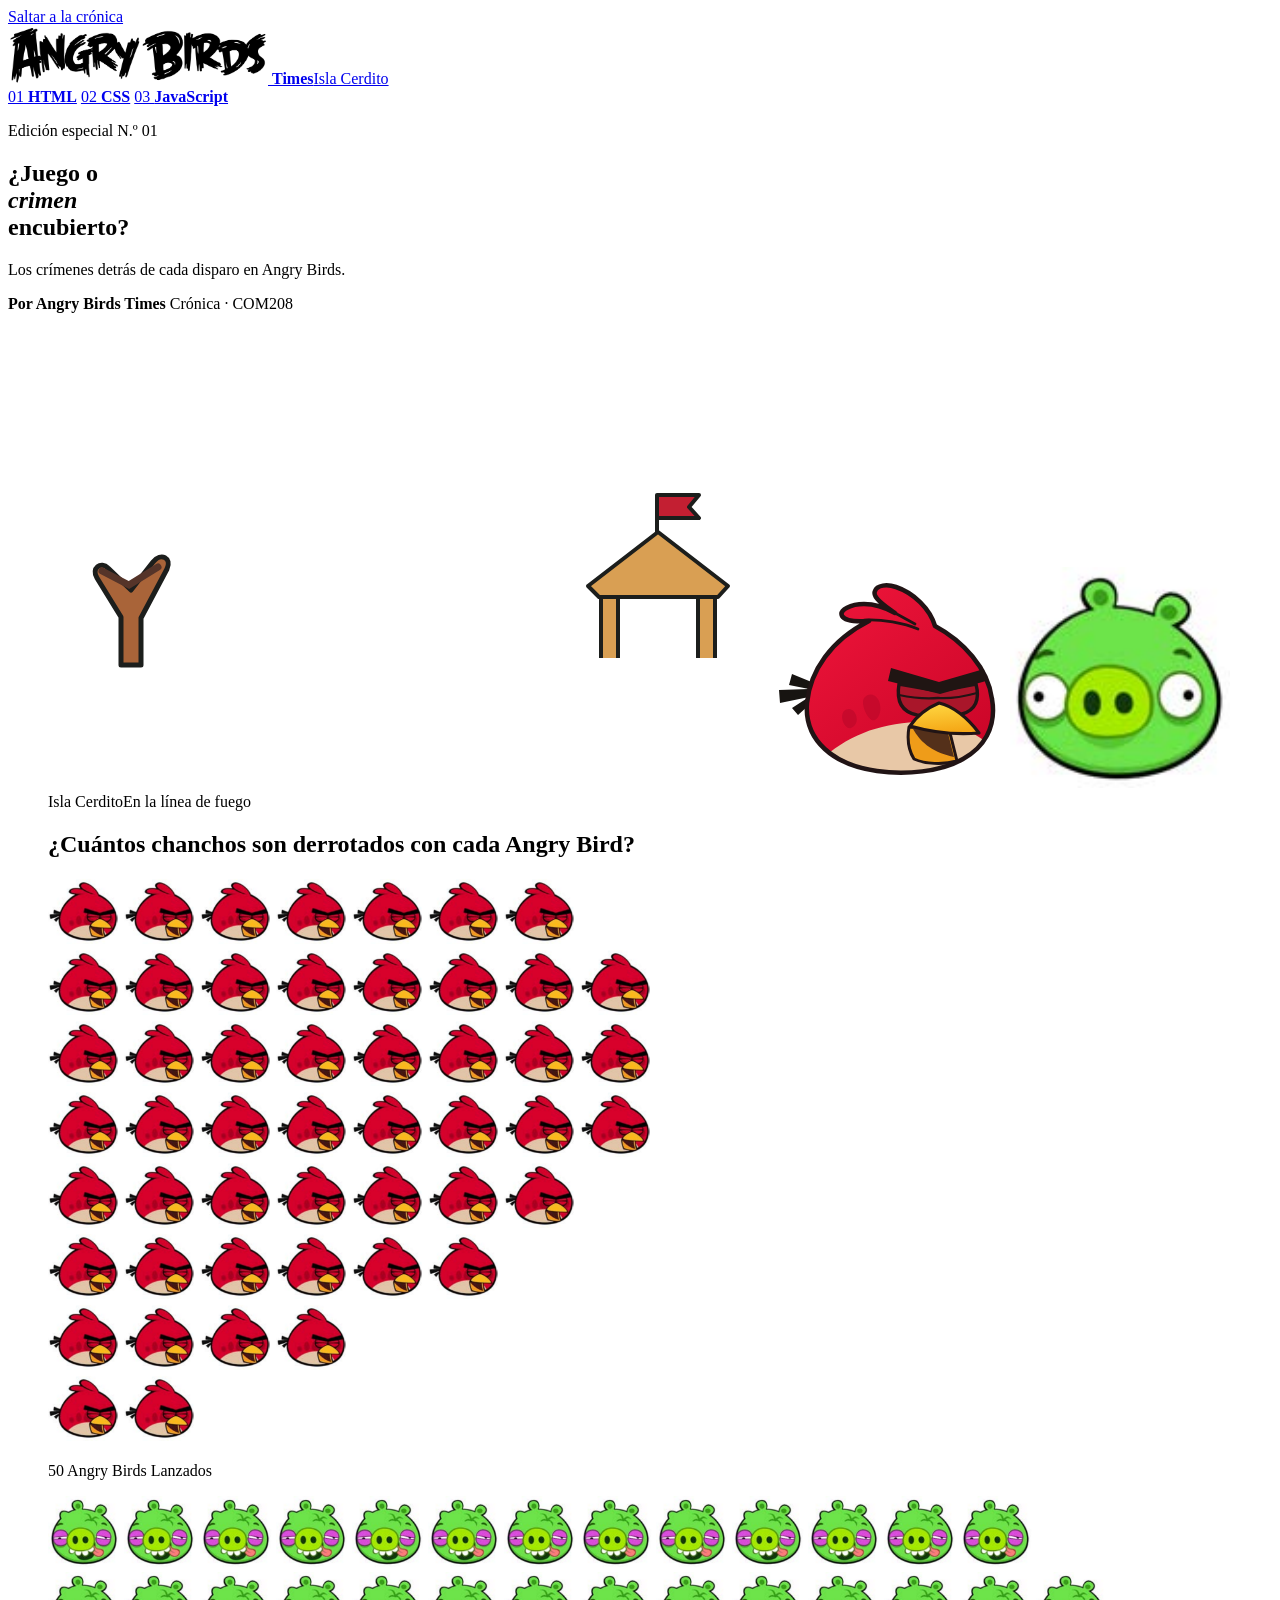
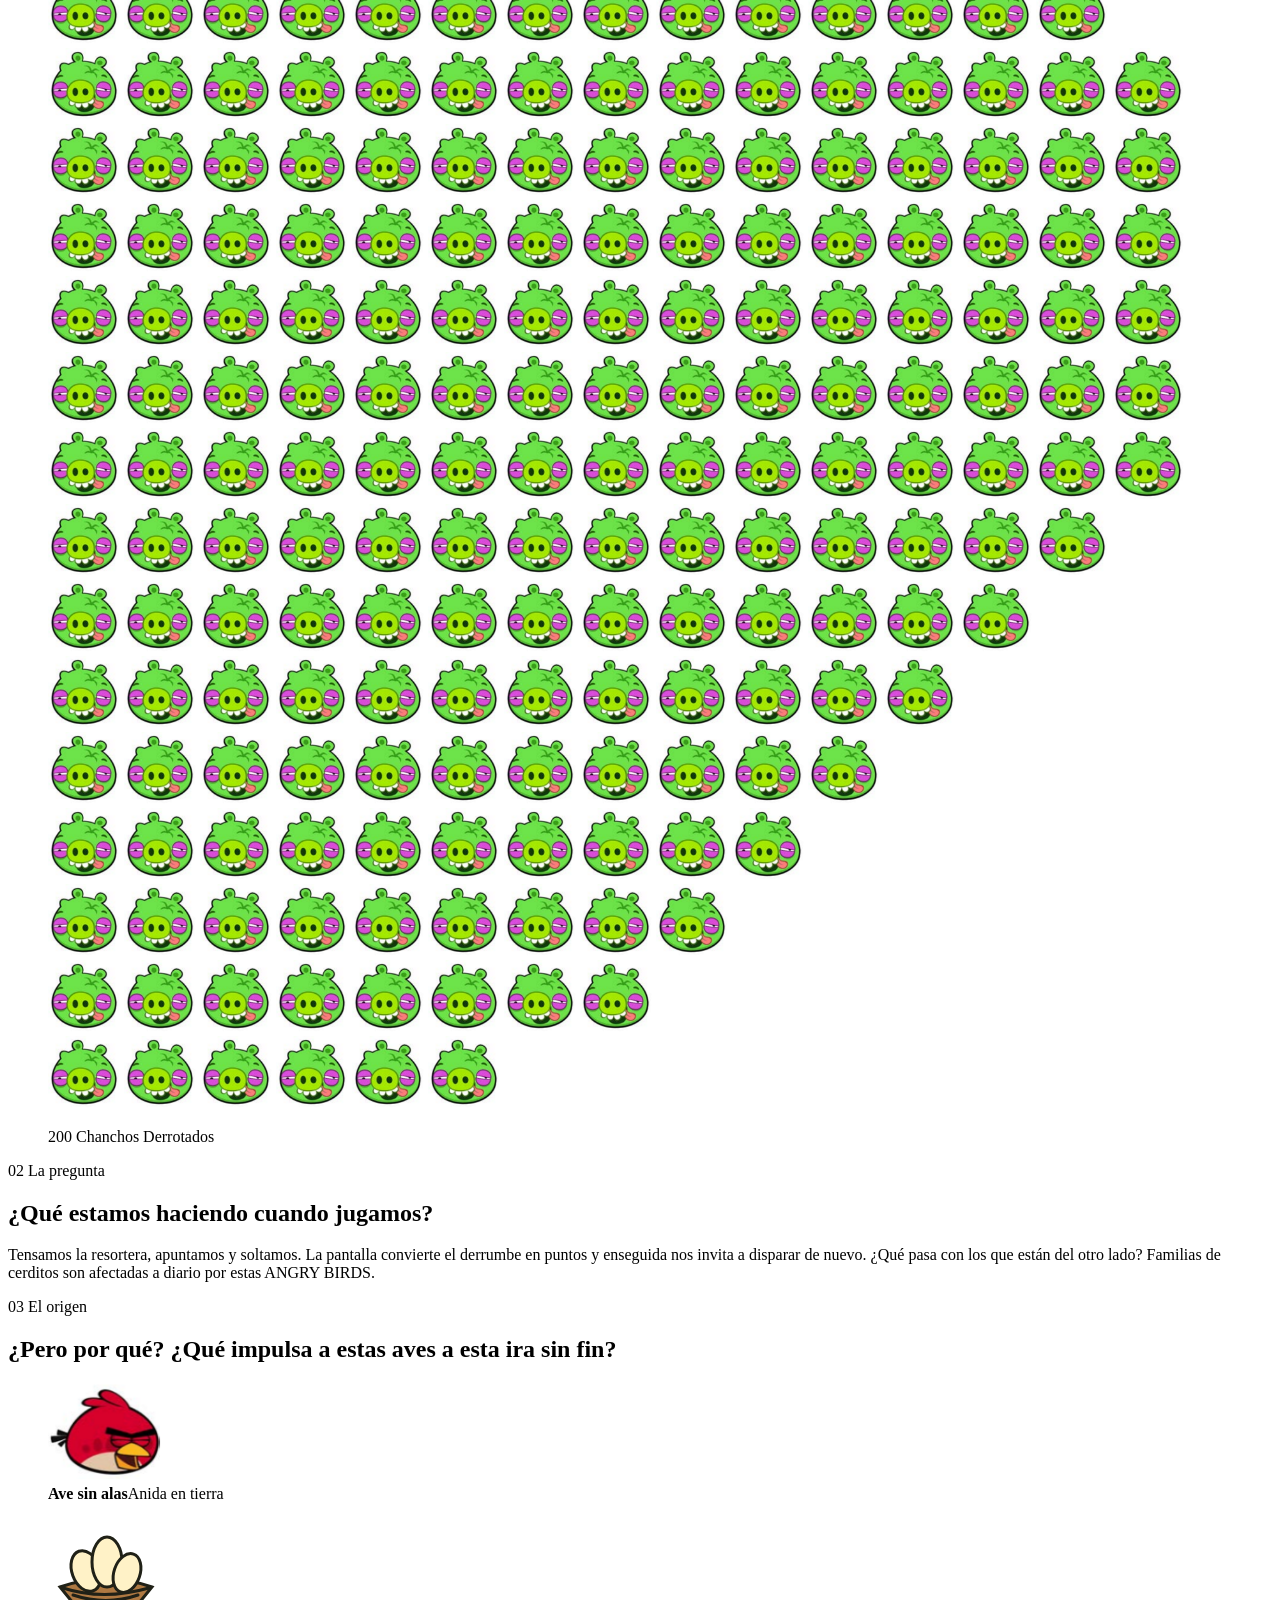
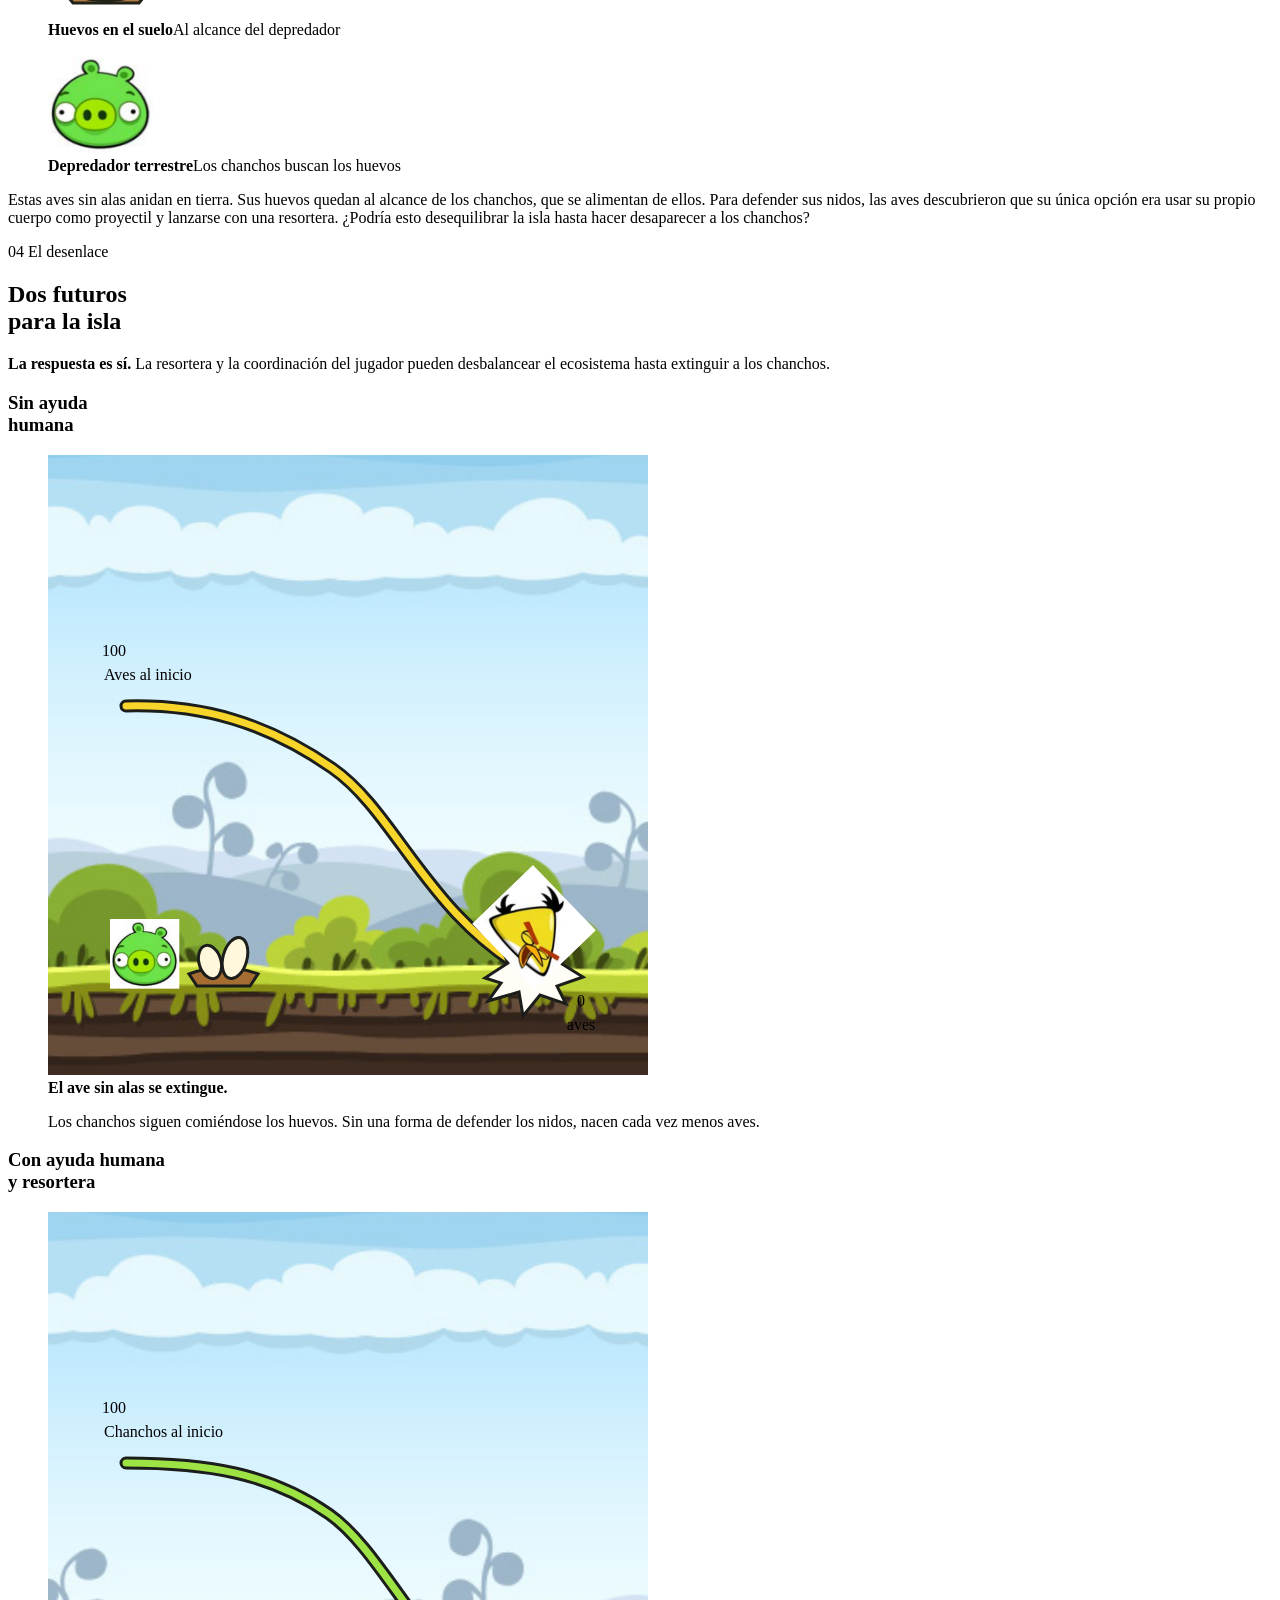
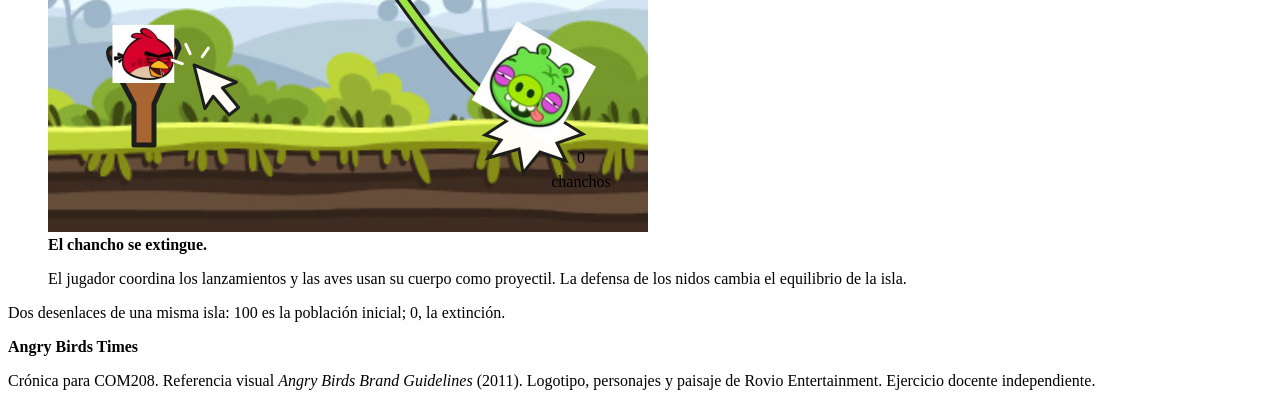
<file: 01-html.html>
<!doctype html>
<html lang="es">
<head>
  <meta charset="utf-8">
  <meta name="viewport" content="width=device-width, initial-scale=1">
  <title>¿Juego o crimen encubierto? · Angry Birds Times</title>
  <meta name="description" content="Los crímenes detrás de cada disparo en Angry Birds. Una crónica para la clase de periodismo de datos de COM208.">
</head>
<body>
  <a class="skip-link" href="#contenido">Saltar a la crónica</a>
  <header class="site-header">
    <a class="masthead" href="#contenido" aria-label="Angry Birds Times, inicio">
      <img src="assets/angry-birds-logo.png" width="260" height="58" alt="">
      <span class="masthead-edition"><strong>Times</strong><span>Isla Cerdito</span></span>
    </a>
    <nav class="stages" aria-label="Capas de la demostración">
      <a href="01-html.html" aria-current="page">01 <strong>HTML</strong></a>
      <a href="02-css.html">02 <strong>CSS</strong></a>
      <a href="index.html">03 <strong>JavaScript</strong></a>
    </nav>
  </header>

  <label class="brandbook-toggle" hidden>
    <span>Brandbook <strong class="brandbook-on">activo</strong><strong class="brandbook-off">desactivado</strong></span>
    <input id="brandbook-switch" type="checkbox" role="switch" aria-label="Aplicar brandbook" checked>
  </label>

  <main id="contenido">
    <article>
      <header class="hero">
        <div class="hero-copy">
          <p class="eyebrow hero-kicker">Edición especial <span>N.º 01</span></p>
          <h1>¿Juego o<br><em>crimen</em><br>encubierto?</h1>
          <p class="dek">Los crímenes detrás de cada disparo en Angry Birds.</p>
          <p class="byline"><strong>Por Angry Birds Times</strong> <span>Crónica · COM208</span></p>
        </div>
        <figure class="cover">
          <div class="cover-art" role="img" aria-label="Red sale disparado de una resortera hacia un fuerte de chanchos en Isla Cerdito.">
            <svg class="cover-props" viewBox="0 0 720 460" preserveAspectRatio="xMidYMid meet" width="720" height="460" aria-hidden="true">
              <path d="M93 287C221 84 461 16 618 255" fill="none" stroke="#fff" stroke-width="5" stroke-linecap="round" stroke-dasharray="1 15"/>
              <g fill="none" stroke="#fff" stroke-width="4" stroke-linecap="round">
                <path d="m236 173-53 25m51-1-43 22m61-3-37 19"/>
              </g>
              <g transform="translate(0 -47)">
                <path d="M73 383v-48l-24-39c-6-10 4-17 11-10l23 22 22-28c8-10 19-4 14 7l-26 49v47z" fill="#a96439" stroke="#1c1e1c" stroke-width="5" stroke-linejoin="round"/>
                <path d="m54 289 27 14 29-18" fill="none" stroke="#553429" stroke-width="7" stroke-linecap="round"/>
                <g fill="#d99f53" stroke="#1c1e1c" stroke-width="4" stroke-linejoin="round">
                  <path d="M553 376v-76h17v76m80 0v-76h17v76"/>
                  <path d="m540 304 70-54 70 54-10 11H551z"/>
                  <path d="M609 251v-38h42l-10 12 10 11h-42" fill="#c31f32"/>
                </g>
              </g>
            </svg>
            <img class="cover-red" src="assets/red-bird-cover.svg" width="234" height="219" alt="">
            <img class="cover-pig" src="assets/minion-pig-normal.png" width="222" height="222" alt="">
          </div>
          <figcaption><span>Isla Cerdito</span><span>En la línea de fuego</span></figcaption>
        </figure>
      </header>

      <section class="scroll-story" aria-labelledby="scroll-title">
        <div class="count-track">
          <figure class="count-panel">
            <h2 id="scroll-title">¿Cuántos chanchos son derrotados con cada Angry Bird?</h2>
            <div class="count-grid">
              <div class="count-side count-birds">
                <div class="count-tokens pile" aria-hidden="true">
                  <div class="pile-layer">
                    <span class="pile-token" data-order="6"><img src="assets/red-bird-fly-1.png" width="72" height="67" alt=""></span>
                    <span class="pile-token" data-order="4"><img src="assets/red-bird-fly-1.png" width="72" height="67" alt=""></span>
                    <span class="pile-token" data-order="2"><img src="assets/red-bird-fly-1.png" width="72" height="67" alt=""></span>
                    <span class="pile-token" data-order="1"><img src="assets/red-bird-fly-1.png" width="72" height="67" alt=""></span>
                    <span class="pile-token" data-order="3"><img src="assets/red-bird-fly-1.png" width="72" height="67" alt=""></span>
                    <span class="pile-token" data-order="5"><img src="assets/red-bird-fly-1.png" width="72" height="67" alt=""></span>
                    <span class="pile-token" data-order="7"><img src="assets/red-bird-fly-1.png" width="72" height="67" alt=""></span>
                  </div>
                  <div class="pile-layer">
                    <span class="pile-token" data-order="14"><img src="assets/red-bird-fly-1.png" width="72" height="67" alt=""></span>
                    <span class="pile-token" data-order="12"><img src="assets/red-bird-fly-1.png" width="72" height="67" alt=""></span>
                    <span class="pile-token" data-order="10"><img src="assets/red-bird-fly-1.png" width="72" height="67" alt=""></span>
                    <span class="pile-token" data-order="8"><img src="assets/red-bird-fly-1.png" width="72" height="67" alt=""></span>
                    <span class="pile-token" data-order="9"><img src="assets/red-bird-fly-1.png" width="72" height="67" alt=""></span>
                    <span class="pile-token" data-order="11"><img src="assets/red-bird-fly-1.png" width="72" height="67" alt=""></span>
                    <span class="pile-token" data-order="13"><img src="assets/red-bird-fly-1.png" width="72" height="67" alt=""></span>
                    <span class="pile-token" data-order="15"><img src="assets/red-bird-fly-1.png" width="72" height="67" alt=""></span>
                  </div>
                  <div class="pile-layer">
                    <span class="pile-token" data-order="22"><img src="assets/red-bird-fly-1.png" width="72" height="67" alt=""></span>
                    <span class="pile-token" data-order="20"><img src="assets/red-bird-fly-1.png" width="72" height="67" alt=""></span>
                    <span class="pile-token" data-order="18"><img src="assets/red-bird-fly-1.png" width="72" height="67" alt=""></span>
                    <span class="pile-token" data-order="16"><img src="assets/red-bird-fly-1.png" width="72" height="67" alt=""></span>
                    <span class="pile-token" data-order="17"><img src="assets/red-bird-fly-1.png" width="72" height="67" alt=""></span>
                    <span class="pile-token" data-order="19"><img src="assets/red-bird-fly-1.png" width="72" height="67" alt=""></span>
                    <span class="pile-token" data-order="21"><img src="assets/red-bird-fly-1.png" width="72" height="67" alt=""></span>
                    <span class="pile-token" data-order="23"><img src="assets/red-bird-fly-1.png" width="72" height="67" alt=""></span>
                  </div>
                  <div class="pile-layer">
                    <span class="pile-token" data-order="30"><img src="assets/red-bird-fly-1.png" width="72" height="67" alt=""></span>
                    <span class="pile-token" data-order="28"><img src="assets/red-bird-fly-1.png" width="72" height="67" alt=""></span>
                    <span class="pile-token" data-order="26"><img src="assets/red-bird-fly-1.png" width="72" height="67" alt=""></span>
                    <span class="pile-token" data-order="24"><img src="assets/red-bird-fly-1.png" width="72" height="67" alt=""></span>
                    <span class="pile-token" data-order="25"><img src="assets/red-bird-fly-1.png" width="72" height="67" alt=""></span>
                    <span class="pile-token" data-order="27"><img src="assets/red-bird-fly-1.png" width="72" height="67" alt=""></span>
                    <span class="pile-token" data-order="29"><img src="assets/red-bird-fly-1.png" width="72" height="67" alt=""></span>
                    <span class="pile-token" data-order="31"><img src="assets/red-bird-fly-1.png" width="72" height="67" alt=""></span>
                  </div>
                  <div class="pile-layer">
                    <span class="pile-token" data-order="37"><img src="assets/red-bird-fly-1.png" width="72" height="67" alt=""></span>
                    <span class="pile-token" data-order="35"><img src="assets/red-bird-fly-1.png" width="72" height="67" alt=""></span>
                    <span class="pile-token" data-order="33"><img src="assets/red-bird-fly-1.png" width="72" height="67" alt=""></span>
                    <span class="pile-token" data-order="32"><img src="assets/red-bird-fly-1.png" width="72" height="67" alt=""></span>
                    <span class="pile-token" data-order="34"><img src="assets/red-bird-fly-1.png" width="72" height="67" alt=""></span>
                    <span class="pile-token" data-order="36"><img src="assets/red-bird-fly-1.png" width="72" height="67" alt=""></span>
                    <span class="pile-token" data-order="38"><img src="assets/red-bird-fly-1.png" width="72" height="67" alt=""></span>
                  </div>
                  <div class="pile-layer">
                    <span class="pile-token" data-order="43"><img src="assets/red-bird-fly-1.png" width="72" height="67" alt=""></span>
                    <span class="pile-token" data-order="41"><img src="assets/red-bird-fly-1.png" width="72" height="67" alt=""></span>
                    <span class="pile-token" data-order="39"><img src="assets/red-bird-fly-1.png" width="72" height="67" alt=""></span>
                    <span class="pile-token" data-order="40"><img src="assets/red-bird-fly-1.png" width="72" height="67" alt=""></span>
                    <span class="pile-token" data-order="42"><img src="assets/red-bird-fly-1.png" width="72" height="67" alt=""></span>
                    <span class="pile-token" data-order="44"><img src="assets/red-bird-fly-1.png" width="72" height="67" alt=""></span>
                  </div>
                  <div class="pile-layer">
                    <span class="pile-token" data-order="47"><img src="assets/red-bird-fly-1.png" width="72" height="67" alt=""></span>
                    <span class="pile-token" data-order="45"><img src="assets/red-bird-fly-1.png" width="72" height="67" alt=""></span>
                    <span class="pile-token" data-order="46"><img src="assets/red-bird-fly-1.png" width="72" height="67" alt=""></span>
                    <span class="pile-token" data-order="48"><img src="assets/red-bird-fly-1.png" width="72" height="67" alt=""></span>
                  </div>
                  <div class="pile-layer">
                    <span class="pile-token" data-order="49"><img src="assets/red-bird-fly-1.png" width="72" height="67" alt=""></span>
                    <span class="pile-token" data-order="50"><img src="assets/red-bird-fly-1.png" width="72" height="67" alt=""></span>
                  </div>
                </div>
                <p class="count-number"><span data-total="birds">50</span> Angry Birds Lanzados</p>
              </div>
              <div class="count-side count-pigs">
                <div class="count-tokens pile" aria-hidden="true">
                  <div class="pile-layer">
                    <span class="pile-token" data-order="12"><img src="assets/minion-pig-damaged-2.png" width="72" height="72" alt=""></span>
                    <span class="pile-token" data-order="10"><img src="assets/minion-pig-damaged-2.png" width="72" height="72" alt=""></span>
                    <span class="pile-token" data-order="8"><img src="assets/minion-pig-damaged-2.png" width="72" height="72" alt=""></span>
                    <span class="pile-token" data-order="6"><img src="assets/minion-pig-damaged-2.png" width="72" height="72" alt=""></span>
                    <span class="pile-token" data-order="4"><img src="assets/minion-pig-damaged-2.png" width="72" height="72" alt=""></span>
                    <span class="pile-token" data-order="2"><img src="assets/minion-pig-damaged-2.png" width="72" height="72" alt=""></span>
                    <span class="pile-token" data-order="1"><img src="assets/minion-pig-damaged-2.png" width="72" height="72" alt=""></span>
                    <span class="pile-token" data-order="3"><img src="assets/minion-pig-damaged-2.png" width="72" height="72" alt=""></span>
                    <span class="pile-token" data-order="5"><img src="assets/minion-pig-damaged-2.png" width="72" height="72" alt=""></span>
                    <span class="pile-token" data-order="7"><img src="assets/minion-pig-damaged-2.png" width="72" height="72" alt=""></span>
                    <span class="pile-token" data-order="9"><img src="assets/minion-pig-damaged-2.png" width="72" height="72" alt=""></span>
                    <span class="pile-token" data-order="11"><img src="assets/minion-pig-damaged-2.png" width="72" height="72" alt=""></span>
                    <span class="pile-token" data-order="13"><img src="assets/minion-pig-damaged-2.png" width="72" height="72" alt=""></span>
                  </div>
                  <div class="pile-layer">
                    <span class="pile-token" data-order="26"><img src="assets/minion-pig-damaged-2.png" width="72" height="72" alt=""></span>
                    <span class="pile-token" data-order="24"><img src="assets/minion-pig-damaged-2.png" width="72" height="72" alt=""></span>
                    <span class="pile-token" data-order="22"><img src="assets/minion-pig-damaged-2.png" width="72" height="72" alt=""></span>
                    <span class="pile-token" data-order="20"><img src="assets/minion-pig-damaged-2.png" width="72" height="72" alt=""></span>
                    <span class="pile-token" data-order="18"><img src="assets/minion-pig-damaged-2.png" width="72" height="72" alt=""></span>
                    <span class="pile-token" data-order="16"><img src="assets/minion-pig-damaged-2.png" width="72" height="72" alt=""></span>
                    <span class="pile-token" data-order="14"><img src="assets/minion-pig-damaged-2.png" width="72" height="72" alt=""></span>
                    <span class="pile-token" data-order="15"><img src="assets/minion-pig-damaged-2.png" width="72" height="72" alt=""></span>
                    <span class="pile-token" data-order="17"><img src="assets/minion-pig-damaged-2.png" width="72" height="72" alt=""></span>
                    <span class="pile-token" data-order="19"><img src="assets/minion-pig-damaged-2.png" width="72" height="72" alt=""></span>
                    <span class="pile-token" data-order="21"><img src="assets/minion-pig-damaged-2.png" width="72" height="72" alt=""></span>
                    <span class="pile-token" data-order="23"><img src="assets/minion-pig-damaged-2.png" width="72" height="72" alt=""></span>
                    <span class="pile-token" data-order="25"><img src="assets/minion-pig-damaged-2.png" width="72" height="72" alt=""></span>
                    <span class="pile-token" data-order="27"><img src="assets/minion-pig-damaged-2.png" width="72" height="72" alt=""></span>
                  </div>
                  <div class="pile-layer">
                    <span class="pile-token" data-order="41"><img src="assets/minion-pig-damaged-2.png" width="72" height="72" alt=""></span>
                    <span class="pile-token" data-order="39"><img src="assets/minion-pig-damaged-2.png" width="72" height="72" alt=""></span>
                    <span class="pile-token" data-order="37"><img src="assets/minion-pig-damaged-2.png" width="72" height="72" alt=""></span>
                    <span class="pile-token" data-order="35"><img src="assets/minion-pig-damaged-2.png" width="72" height="72" alt=""></span>
                    <span class="pile-token" data-order="33"><img src="assets/minion-pig-damaged-2.png" width="72" height="72" alt=""></span>
                    <span class="pile-token" data-order="31"><img src="assets/minion-pig-damaged-2.png" width="72" height="72" alt=""></span>
                    <span class="pile-token" data-order="29"><img src="assets/minion-pig-damaged-2.png" width="72" height="72" alt=""></span>
                    <span class="pile-token" data-order="28"><img src="assets/minion-pig-damaged-2.png" width="72" height="72" alt=""></span>
                    <span class="pile-token" data-order="30"><img src="assets/minion-pig-damaged-2.png" width="72" height="72" alt=""></span>
                    <span class="pile-token" data-order="32"><img src="assets/minion-pig-damaged-2.png" width="72" height="72" alt=""></span>
                    <span class="pile-token" data-order="34"><img src="assets/minion-pig-damaged-2.png" width="72" height="72" alt=""></span>
                    <span class="pile-token" data-order="36"><img src="assets/minion-pig-damaged-2.png" width="72" height="72" alt=""></span>
                    <span class="pile-token" data-order="38"><img src="assets/minion-pig-damaged-2.png" width="72" height="72" alt=""></span>
                    <span class="pile-token" data-order="40"><img src="assets/minion-pig-damaged-2.png" width="72" height="72" alt=""></span>
                    <span class="pile-token" data-order="42"><img src="assets/minion-pig-damaged-2.png" width="72" height="72" alt=""></span>
                  </div>
                  <div class="pile-layer">
                    <span class="pile-token" data-order="56"><img src="assets/minion-pig-damaged-2.png" width="72" height="72" alt=""></span>
                    <span class="pile-token" data-order="54"><img src="assets/minion-pig-damaged-2.png" width="72" height="72" alt=""></span>
                    <span class="pile-token" data-order="52"><img src="assets/minion-pig-damaged-2.png" width="72" height="72" alt=""></span>
                    <span class="pile-token" data-order="50"><img src="assets/minion-pig-damaged-2.png" width="72" height="72" alt=""></span>
                    <span class="pile-token" data-order="48"><img src="assets/minion-pig-damaged-2.png" width="72" height="72" alt=""></span>
                    <span class="pile-token" data-order="46"><img src="assets/minion-pig-damaged-2.png" width="72" height="72" alt=""></span>
                    <span class="pile-token" data-order="44"><img src="assets/minion-pig-damaged-2.png" width="72" height="72" alt=""></span>
                    <span class="pile-token" data-order="43"><img src="assets/minion-pig-damaged-2.png" width="72" height="72" alt=""></span>
                    <span class="pile-token" data-order="45"><img src="assets/minion-pig-damaged-2.png" width="72" height="72" alt=""></span>
                    <span class="pile-token" data-order="47"><img src="assets/minion-pig-damaged-2.png" width="72" height="72" alt=""></span>
                    <span class="pile-token" data-order="49"><img src="assets/minion-pig-damaged-2.png" width="72" height="72" alt=""></span>
                    <span class="pile-token" data-order="51"><img src="assets/minion-pig-damaged-2.png" width="72" height="72" alt=""></span>
                    <span class="pile-token" data-order="53"><img src="assets/minion-pig-damaged-2.png" width="72" height="72" alt=""></span>
                    <span class="pile-token" data-order="55"><img src="assets/minion-pig-damaged-2.png" width="72" height="72" alt=""></span>
                    <span class="pile-token" data-order="57"><img src="assets/minion-pig-damaged-2.png" width="72" height="72" alt=""></span>
                  </div>
                  <div class="pile-layer">
                    <span class="pile-token" data-order="71"><img src="assets/minion-pig-damaged-2.png" width="72" height="72" alt=""></span>
                    <span class="pile-token" data-order="69"><img src="assets/minion-pig-damaged-2.png" width="72" height="72" alt=""></span>
                    <span class="pile-token" data-order="67"><img src="assets/minion-pig-damaged-2.png" width="72" height="72" alt=""></span>
                    <span class="pile-token" data-order="65"><img src="assets/minion-pig-damaged-2.png" width="72" height="72" alt=""></span>
                    <span class="pile-token" data-order="63"><img src="assets/minion-pig-damaged-2.png" width="72" height="72" alt=""></span>
                    <span class="pile-token" data-order="61"><img src="assets/minion-pig-damaged-2.png" width="72" height="72" alt=""></span>
                    <span class="pile-token" data-order="59"><img src="assets/minion-pig-damaged-2.png" width="72" height="72" alt=""></span>
                    <span class="pile-token" data-order="58"><img src="assets/minion-pig-damaged-2.png" width="72" height="72" alt=""></span>
                    <span class="pile-token" data-order="60"><img src="assets/minion-pig-damaged-2.png" width="72" height="72" alt=""></span>
                    <span class="pile-token" data-order="62"><img src="assets/minion-pig-damaged-2.png" width="72" height="72" alt=""></span>
                    <span class="pile-token" data-order="64"><img src="assets/minion-pig-damaged-2.png" width="72" height="72" alt=""></span>
                    <span class="pile-token" data-order="66"><img src="assets/minion-pig-damaged-2.png" width="72" height="72" alt=""></span>
                    <span class="pile-token" data-order="68"><img src="assets/minion-pig-damaged-2.png" width="72" height="72" alt=""></span>
                    <span class="pile-token" data-order="70"><img src="assets/minion-pig-damaged-2.png" width="72" height="72" alt=""></span>
                    <span class="pile-token" data-order="72"><img src="assets/minion-pig-damaged-2.png" width="72" height="72" alt=""></span>
                  </div>
                  <div class="pile-layer">
                    <span class="pile-token" data-order="86"><img src="assets/minion-pig-damaged-2.png" width="72" height="72" alt=""></span>
                    <span class="pile-token" data-order="84"><img src="assets/minion-pig-damaged-2.png" width="72" height="72" alt=""></span>
                    <span class="pile-token" data-order="82"><img src="assets/minion-pig-damaged-2.png" width="72" height="72" alt=""></span>
                    <span class="pile-token" data-order="80"><img src="assets/minion-pig-damaged-2.png" width="72" height="72" alt=""></span>
                    <span class="pile-token" data-order="78"><img src="assets/minion-pig-damaged-2.png" width="72" height="72" alt=""></span>
                    <span class="pile-token" data-order="76"><img src="assets/minion-pig-damaged-2.png" width="72" height="72" alt=""></span>
                    <span class="pile-token" data-order="74"><img src="assets/minion-pig-damaged-2.png" width="72" height="72" alt=""></span>
                    <span class="pile-token" data-order="73"><img src="assets/minion-pig-damaged-2.png" width="72" height="72" alt=""></span>
                    <span class="pile-token" data-order="75"><img src="assets/minion-pig-damaged-2.png" width="72" height="72" alt=""></span>
                    <span class="pile-token" data-order="77"><img src="assets/minion-pig-damaged-2.png" width="72" height="72" alt=""></span>
                    <span class="pile-token" data-order="79"><img src="assets/minion-pig-damaged-2.png" width="72" height="72" alt=""></span>
                    <span class="pile-token" data-order="81"><img src="assets/minion-pig-damaged-2.png" width="72" height="72" alt=""></span>
                    <span class="pile-token" data-order="83"><img src="assets/minion-pig-damaged-2.png" width="72" height="72" alt=""></span>
                    <span class="pile-token" data-order="85"><img src="assets/minion-pig-damaged-2.png" width="72" height="72" alt=""></span>
                    <span class="pile-token" data-order="87"><img src="assets/minion-pig-damaged-2.png" width="72" height="72" alt=""></span>
                  </div>
                  <div class="pile-layer">
                    <span class="pile-token" data-order="101"><img src="assets/minion-pig-damaged-2.png" width="72" height="72" alt=""></span>
                    <span class="pile-token" data-order="99"><img src="assets/minion-pig-damaged-2.png" width="72" height="72" alt=""></span>
                    <span class="pile-token" data-order="97"><img src="assets/minion-pig-damaged-2.png" width="72" height="72" alt=""></span>
                    <span class="pile-token" data-order="95"><img src="assets/minion-pig-damaged-2.png" width="72" height="72" alt=""></span>
                    <span class="pile-token" data-order="93"><img src="assets/minion-pig-damaged-2.png" width="72" height="72" alt=""></span>
                    <span class="pile-token" data-order="91"><img src="assets/minion-pig-damaged-2.png" width="72" height="72" alt=""></span>
                    <span class="pile-token" data-order="89"><img src="assets/minion-pig-damaged-2.png" width="72" height="72" alt=""></span>
                    <span class="pile-token" data-order="88"><img src="assets/minion-pig-damaged-2.png" width="72" height="72" alt=""></span>
                    <span class="pile-token" data-order="90"><img src="assets/minion-pig-damaged-2.png" width="72" height="72" alt=""></span>
                    <span class="pile-token" data-order="92"><img src="assets/minion-pig-damaged-2.png" width="72" height="72" alt=""></span>
                    <span class="pile-token" data-order="94"><img src="assets/minion-pig-damaged-2.png" width="72" height="72" alt=""></span>
                    <span class="pile-token" data-order="96"><img src="assets/minion-pig-damaged-2.png" width="72" height="72" alt=""></span>
                    <span class="pile-token" data-order="98"><img src="assets/minion-pig-damaged-2.png" width="72" height="72" alt=""></span>
                    <span class="pile-token" data-order="100"><img src="assets/minion-pig-damaged-2.png" width="72" height="72" alt=""></span>
                    <span class="pile-token" data-order="102"><img src="assets/minion-pig-damaged-2.png" width="72" height="72" alt=""></span>
                  </div>
                  <div class="pile-layer">
                    <span class="pile-token" data-order="116"><img src="assets/minion-pig-damaged-2.png" width="72" height="72" alt=""></span>
                    <span class="pile-token" data-order="114"><img src="assets/minion-pig-damaged-2.png" width="72" height="72" alt=""></span>
                    <span class="pile-token" data-order="112"><img src="assets/minion-pig-damaged-2.png" width="72" height="72" alt=""></span>
                    <span class="pile-token" data-order="110"><img src="assets/minion-pig-damaged-2.png" width="72" height="72" alt=""></span>
                    <span class="pile-token" data-order="108"><img src="assets/minion-pig-damaged-2.png" width="72" height="72" alt=""></span>
                    <span class="pile-token" data-order="106"><img src="assets/minion-pig-damaged-2.png" width="72" height="72" alt=""></span>
                    <span class="pile-token" data-order="104"><img src="assets/minion-pig-damaged-2.png" width="72" height="72" alt=""></span>
                    <span class="pile-token" data-order="103"><img src="assets/minion-pig-damaged-2.png" width="72" height="72" alt=""></span>
                    <span class="pile-token" data-order="105"><img src="assets/minion-pig-damaged-2.png" width="72" height="72" alt=""></span>
                    <span class="pile-token" data-order="107"><img src="assets/minion-pig-damaged-2.png" width="72" height="72" alt=""></span>
                    <span class="pile-token" data-order="109"><img src="assets/minion-pig-damaged-2.png" width="72" height="72" alt=""></span>
                    <span class="pile-token" data-order="111"><img src="assets/minion-pig-damaged-2.png" width="72" height="72" alt=""></span>
                    <span class="pile-token" data-order="113"><img src="assets/minion-pig-damaged-2.png" width="72" height="72" alt=""></span>
                    <span class="pile-token" data-order="115"><img src="assets/minion-pig-damaged-2.png" width="72" height="72" alt=""></span>
                    <span class="pile-token" data-order="117"><img src="assets/minion-pig-damaged-2.png" width="72" height="72" alt=""></span>
                  </div>
                  <div class="pile-layer">
                    <span class="pile-token" data-order="130"><img src="assets/minion-pig-damaged-2.png" width="72" height="72" alt=""></span>
                    <span class="pile-token" data-order="128"><img src="assets/minion-pig-damaged-2.png" width="72" height="72" alt=""></span>
                    <span class="pile-token" data-order="126"><img src="assets/minion-pig-damaged-2.png" width="72" height="72" alt=""></span>
                    <span class="pile-token" data-order="124"><img src="assets/minion-pig-damaged-2.png" width="72" height="72" alt=""></span>
                    <span class="pile-token" data-order="122"><img src="assets/minion-pig-damaged-2.png" width="72" height="72" alt=""></span>
                    <span class="pile-token" data-order="120"><img src="assets/minion-pig-damaged-2.png" width="72" height="72" alt=""></span>
                    <span class="pile-token" data-order="118"><img src="assets/minion-pig-damaged-2.png" width="72" height="72" alt=""></span>
                    <span class="pile-token" data-order="119"><img src="assets/minion-pig-damaged-2.png" width="72" height="72" alt=""></span>
                    <span class="pile-token" data-order="121"><img src="assets/minion-pig-damaged-2.png" width="72" height="72" alt=""></span>
                    <span class="pile-token" data-order="123"><img src="assets/minion-pig-damaged-2.png" width="72" height="72" alt=""></span>
                    <span class="pile-token" data-order="125"><img src="assets/minion-pig-damaged-2.png" width="72" height="72" alt=""></span>
                    <span class="pile-token" data-order="127"><img src="assets/minion-pig-damaged-2.png" width="72" height="72" alt=""></span>
                    <span class="pile-token" data-order="129"><img src="assets/minion-pig-damaged-2.png" width="72" height="72" alt=""></span>
                    <span class="pile-token" data-order="131"><img src="assets/minion-pig-damaged-2.png" width="72" height="72" alt=""></span>
                  </div>
                  <div class="pile-layer">
                    <span class="pile-token" data-order="143"><img src="assets/minion-pig-damaged-2.png" width="72" height="72" alt=""></span>
                    <span class="pile-token" data-order="141"><img src="assets/minion-pig-damaged-2.png" width="72" height="72" alt=""></span>
                    <span class="pile-token" data-order="139"><img src="assets/minion-pig-damaged-2.png" width="72" height="72" alt=""></span>
                    <span class="pile-token" data-order="137"><img src="assets/minion-pig-damaged-2.png" width="72" height="72" alt=""></span>
                    <span class="pile-token" data-order="135"><img src="assets/minion-pig-damaged-2.png" width="72" height="72" alt=""></span>
                    <span class="pile-token" data-order="133"><img src="assets/minion-pig-damaged-2.png" width="72" height="72" alt=""></span>
                    <span class="pile-token" data-order="132"><img src="assets/minion-pig-damaged-2.png" width="72" height="72" alt=""></span>
                    <span class="pile-token" data-order="134"><img src="assets/minion-pig-damaged-2.png" width="72" height="72" alt=""></span>
                    <span class="pile-token" data-order="136"><img src="assets/minion-pig-damaged-2.png" width="72" height="72" alt=""></span>
                    <span class="pile-token" data-order="138"><img src="assets/minion-pig-damaged-2.png" width="72" height="72" alt=""></span>
                    <span class="pile-token" data-order="140"><img src="assets/minion-pig-damaged-2.png" width="72" height="72" alt=""></span>
                    <span class="pile-token" data-order="142"><img src="assets/minion-pig-damaged-2.png" width="72" height="72" alt=""></span>
                    <span class="pile-token" data-order="144"><img src="assets/minion-pig-damaged-2.png" width="72" height="72" alt=""></span>
                  </div>
                  <div class="pile-layer">
                    <span class="pile-token" data-order="155"><img src="assets/minion-pig-damaged-2.png" width="72" height="72" alt=""></span>
                    <span class="pile-token" data-order="153"><img src="assets/minion-pig-damaged-2.png" width="72" height="72" alt=""></span>
                    <span class="pile-token" data-order="151"><img src="assets/minion-pig-damaged-2.png" width="72" height="72" alt=""></span>
                    <span class="pile-token" data-order="149"><img src="assets/minion-pig-damaged-2.png" width="72" height="72" alt=""></span>
                    <span class="pile-token" data-order="147"><img src="assets/minion-pig-damaged-2.png" width="72" height="72" alt=""></span>
                    <span class="pile-token" data-order="145"><img src="assets/minion-pig-damaged-2.png" width="72" height="72" alt=""></span>
                    <span class="pile-token" data-order="146"><img src="assets/minion-pig-damaged-2.png" width="72" height="72" alt=""></span>
                    <span class="pile-token" data-order="148"><img src="assets/minion-pig-damaged-2.png" width="72" height="72" alt=""></span>
                    <span class="pile-token" data-order="150"><img src="assets/minion-pig-damaged-2.png" width="72" height="72" alt=""></span>
                    <span class="pile-token" data-order="152"><img src="assets/minion-pig-damaged-2.png" width="72" height="72" alt=""></span>
                    <span class="pile-token" data-order="154"><img src="assets/minion-pig-damaged-2.png" width="72" height="72" alt=""></span>
                    <span class="pile-token" data-order="156"><img src="assets/minion-pig-damaged-2.png" width="72" height="72" alt=""></span>
                  </div>
                  <div class="pile-layer">
                    <span class="pile-token" data-order="166"><img src="assets/minion-pig-damaged-2.png" width="72" height="72" alt=""></span>
                    <span class="pile-token" data-order="164"><img src="assets/minion-pig-damaged-2.png" width="72" height="72" alt=""></span>
                    <span class="pile-token" data-order="162"><img src="assets/minion-pig-damaged-2.png" width="72" height="72" alt=""></span>
                    <span class="pile-token" data-order="160"><img src="assets/minion-pig-damaged-2.png" width="72" height="72" alt=""></span>
                    <span class="pile-token" data-order="158"><img src="assets/minion-pig-damaged-2.png" width="72" height="72" alt=""></span>
                    <span class="pile-token" data-order="157"><img src="assets/minion-pig-damaged-2.png" width="72" height="72" alt=""></span>
                    <span class="pile-token" data-order="159"><img src="assets/minion-pig-damaged-2.png" width="72" height="72" alt=""></span>
                    <span class="pile-token" data-order="161"><img src="assets/minion-pig-damaged-2.png" width="72" height="72" alt=""></span>
                    <span class="pile-token" data-order="163"><img src="assets/minion-pig-damaged-2.png" width="72" height="72" alt=""></span>
                    <span class="pile-token" data-order="165"><img src="assets/minion-pig-damaged-2.png" width="72" height="72" alt=""></span>
                    <span class="pile-token" data-order="167"><img src="assets/minion-pig-damaged-2.png" width="72" height="72" alt=""></span>
                  </div>
                  <div class="pile-layer">
                    <span class="pile-token" data-order="176"><img src="assets/minion-pig-damaged-2.png" width="72" height="72" alt=""></span>
                    <span class="pile-token" data-order="174"><img src="assets/minion-pig-damaged-2.png" width="72" height="72" alt=""></span>
                    <span class="pile-token" data-order="172"><img src="assets/minion-pig-damaged-2.png" width="72" height="72" alt=""></span>
                    <span class="pile-token" data-order="170"><img src="assets/minion-pig-damaged-2.png" width="72" height="72" alt=""></span>
                    <span class="pile-token" data-order="168"><img src="assets/minion-pig-damaged-2.png" width="72" height="72" alt=""></span>
                    <span class="pile-token" data-order="169"><img src="assets/minion-pig-damaged-2.png" width="72" height="72" alt=""></span>
                    <span class="pile-token" data-order="171"><img src="assets/minion-pig-damaged-2.png" width="72" height="72" alt=""></span>
                    <span class="pile-token" data-order="173"><img src="assets/minion-pig-damaged-2.png" width="72" height="72" alt=""></span>
                    <span class="pile-token" data-order="175"><img src="assets/minion-pig-damaged-2.png" width="72" height="72" alt=""></span>
                    <span class="pile-token" data-order="177"><img src="assets/minion-pig-damaged-2.png" width="72" height="72" alt=""></span>
                  </div>
                  <div class="pile-layer">
                    <span class="pile-token" data-order="185"><img src="assets/minion-pig-damaged-2.png" width="72" height="72" alt=""></span>
                    <span class="pile-token" data-order="183"><img src="assets/minion-pig-damaged-2.png" width="72" height="72" alt=""></span>
                    <span class="pile-token" data-order="181"><img src="assets/minion-pig-damaged-2.png" width="72" height="72" alt=""></span>
                    <span class="pile-token" data-order="179"><img src="assets/minion-pig-damaged-2.png" width="72" height="72" alt=""></span>
                    <span class="pile-token" data-order="178"><img src="assets/minion-pig-damaged-2.png" width="72" height="72" alt=""></span>
                    <span class="pile-token" data-order="180"><img src="assets/minion-pig-damaged-2.png" width="72" height="72" alt=""></span>
                    <span class="pile-token" data-order="182"><img src="assets/minion-pig-damaged-2.png" width="72" height="72" alt=""></span>
                    <span class="pile-token" data-order="184"><img src="assets/minion-pig-damaged-2.png" width="72" height="72" alt=""></span>
                    <span class="pile-token" data-order="186"><img src="assets/minion-pig-damaged-2.png" width="72" height="72" alt=""></span>
                  </div>
                  <div class="pile-layer">
                    <span class="pile-token" data-order="193"><img src="assets/minion-pig-damaged-2.png" width="72" height="72" alt=""></span>
                    <span class="pile-token" data-order="191"><img src="assets/minion-pig-damaged-2.png" width="72" height="72" alt=""></span>
                    <span class="pile-token" data-order="189"><img src="assets/minion-pig-damaged-2.png" width="72" height="72" alt=""></span>
                    <span class="pile-token" data-order="187"><img src="assets/minion-pig-damaged-2.png" width="72" height="72" alt=""></span>
                    <span class="pile-token" data-order="188"><img src="assets/minion-pig-damaged-2.png" width="72" height="72" alt=""></span>
                    <span class="pile-token" data-order="190"><img src="assets/minion-pig-damaged-2.png" width="72" height="72" alt=""></span>
                    <span class="pile-token" data-order="192"><img src="assets/minion-pig-damaged-2.png" width="72" height="72" alt=""></span>
                    <span class="pile-token" data-order="194"><img src="assets/minion-pig-damaged-2.png" width="72" height="72" alt=""></span>
                  </div>
                  <div class="pile-layer">
                    <span class="pile-token" data-order="199"><img src="assets/minion-pig-damaged-2.png" width="72" height="72" alt=""></span>
                    <span class="pile-token" data-order="197"><img src="assets/minion-pig-damaged-2.png" width="72" height="72" alt=""></span>
                    <span class="pile-token" data-order="195"><img src="assets/minion-pig-damaged-2.png" width="72" height="72" alt=""></span>
                    <span class="pile-token" data-order="196"><img src="assets/minion-pig-damaged-2.png" width="72" height="72" alt=""></span>
                    <span class="pile-token" data-order="198"><img src="assets/minion-pig-damaged-2.png" width="72" height="72" alt=""></span>
                    <span class="pile-token" data-order="200"><img src="assets/minion-pig-damaged-2.png" width="72" height="72" alt=""></span>
                  </div>
                </div>
                <p class="count-number"><span data-total="pigs">200</span> Chanchos Derrotados</p>
              </div>
            </div>
          </figure>
        </div>
        <table class="count-record" hidden>
            <caption>Recuento acumulado con chanchos sin protección</caption>
            <thead><tr><th scope="col">Aves lanzadas</th><th scope="col">Chanchos derrotados</th></tr></thead>
            <tbody>
              <tr><th scope="row">0</th><td>0</td></tr>
              <tr><th scope="row">1</th><td>4</td></tr>
              <tr><th scope="row">2</th><td>8</td></tr>
              <tr><th scope="row">3</th><td>12</td></tr>
              <tr><th scope="row">4</th><td>16</td></tr>
              <tr><th scope="row">5</th><td>20</td></tr>
              <tr><th scope="row">6</th><td>24</td></tr>
              <tr><th scope="row">7</th><td>28</td></tr>
              <tr><th scope="row">8</th><td>32</td></tr>
              <tr><th scope="row">9</th><td>36</td></tr>
              <tr><th scope="row">10</th><td>40</td></tr>
              <tr><th scope="row">11</th><td>44</td></tr>
              <tr><th scope="row">12</th><td>48</td></tr>
              <tr><th scope="row">13</th><td>52</td></tr>
              <tr><th scope="row">14</th><td>56</td></tr>
              <tr><th scope="row">15</th><td>60</td></tr>
              <tr><th scope="row">16</th><td>64</td></tr>
              <tr><th scope="row">17</th><td>68</td></tr>
              <tr><th scope="row">18</th><td>72</td></tr>
              <tr><th scope="row">19</th><td>76</td></tr>
              <tr><th scope="row">20</th><td>80</td></tr>
              <tr><th scope="row">21</th><td>84</td></tr>
              <tr><th scope="row">22</th><td>88</td></tr>
              <tr><th scope="row">23</th><td>92</td></tr>
              <tr><th scope="row">24</th><td>96</td></tr>
              <tr><th scope="row">25</th><td>100</td></tr>
              <tr><th scope="row">26</th><td>104</td></tr>
              <tr><th scope="row">27</th><td>108</td></tr>
              <tr><th scope="row">28</th><td>112</td></tr>
              <tr><th scope="row">29</th><td>116</td></tr>
              <tr><th scope="row">30</th><td>120</td></tr>
              <tr><th scope="row">31</th><td>124</td></tr>
              <tr><th scope="row">32</th><td>128</td></tr>
              <tr><th scope="row">33</th><td>132</td></tr>
              <tr><th scope="row">34</th><td>136</td></tr>
              <tr><th scope="row">35</th><td>140</td></tr>
              <tr><th scope="row">36</th><td>144</td></tr>
              <tr><th scope="row">37</th><td>148</td></tr>
              <tr><th scope="row">38</th><td>152</td></tr>
              <tr><th scope="row">39</th><td>156</td></tr>
              <tr><th scope="row">40</th><td>160</td></tr>
              <tr><th scope="row">41</th><td>164</td></tr>
              <tr><th scope="row">42</th><td>168</td></tr>
              <tr><th scope="row">43</th><td>172</td></tr>
              <tr><th scope="row">44</th><td>176</td></tr>
              <tr><th scope="row">45</th><td>180</td></tr>
              <tr><th scope="row">46</th><td>184</td></tr>
              <tr><th scope="row">47</th><td>188</td></tr>
              <tr><th scope="row">48</th><td>192</td></tr>
              <tr><th scope="row">49</th><td>196</td></tr>
              <tr><th scope="row">50</th><td>200</td></tr>
            </tbody>
        </table>

      </section>

      <section class="story opening" aria-labelledby="inicio">
        <div class="chapter"><span>02</span> La pregunta</div>
        <div class="prose">
          <h2 id="inicio">¿Qué estamos haciendo cuando jugamos?</h2>
          <p class="dropcap">Tensamos la resortera, apuntamos y soltamos. La pantalla convierte el derrumbe en puntos y enseguida nos invita a disparar de nuevo. ¿Qué pasa con los que están del otro lado? Familias de cerditos son afectadas a diario por estas ANGRY BIRDS.</p>
        </div>
      </section>

      <section class="cause" aria-labelledby="causa">
        <div class="chapter"><span>03</span> El origen</div>
        <h2 id="causa">¿Pero por qué? ¿Qué impulsa a estas aves a esta ira sin fin?</h2>
        <div class="cause-diagram">
          <figure>
            <img src="assets/red-bird-fly-1.png" width="116" height="98" alt="">
            <figcaption><strong>Ave sin alas</strong><span>Anida en tierra</span></figcaption>
          </figure>
          <figure>
            <svg viewBox="0 0 116 98" width="116" height="98" aria-hidden="true">
              <path d="M12 68q46-16 92 0l-13 16H25Z" fill="#af7942" stroke="#202117" stroke-width="3"/>
              <g fill="#fff2c7" stroke="#202117" stroke-width="3">
                <ellipse cx="38" cy="52" rx="14" ry="21" transform="rotate(-20 38 52)"/>
                <ellipse cx="59" cy="43" rx="15" ry="25"/>
                <ellipse cx="79" cy="54" rx="13" ry="20" transform="rotate(19 79 54)"/>
              </g>
              <path d="M15 69q40 13 86 0M25 76q33 11 65 0" fill="none" stroke="#202117" stroke-width="3" stroke-linecap="round"/>
            </svg>
            <figcaption><strong>Huevos en el suelo</strong><span>Al alcance del depredador</span></figcaption>
          </figure>
          <figure>
            <img src="assets/minion-pig-normal.png" width="106" height="98" alt="">
            <figcaption><strong>Depredador terrestre</strong><span>Los chanchos buscan los huevos</span></figcaption>
          </figure>
        </div>
        <p>Estas aves sin alas anidan en tierra. Sus huevos quedan al alcance de los chanchos, que se alimentan de ellos. Para defender sus nidos, las aves descubrieron que su única opción era usar su propio cuerpo como proyectil y lanzarse con una resortera. ¿Podría esto desequilibrar la isla hasta hacer desaparecer a los chanchos?</p>
      </section>

      <section class="outcomes" aria-labelledby="desenlaces">
        <div class="outcomes-intro">
          <div class="chapter"><span>04</span> El desenlace</div>
          <h2 id="desenlaces">Dos futuros<br>para la isla</h2>
          <p><strong>La respuesta es sí.</strong> La resortera y la coordinación del jugador pueden desbalancear el ecosistema hasta extinguir a los chanchos.</p>
        </div>
        <div class="outcome-grid">
          <article class="outcome outcome-birds">
            <h3>Sin ayuda<br>humana</h3>
            <figure class="outcome-chart">
              <svg viewBox="0 0 600 620" width="600" height="620" role="img" aria-labelledby="birds-plot-title birds-plot-description">
                <title id="birds-plot-title">Un futuro sin aves</title>
                <desc id="birds-plot-description">Sin ayuda humana, los chanchos se comen los huevos. La población de aves cae de un índice inicial de 100 a cero.</desc>
                <image class="world-background" href="assets/brandbook-theme-4-original.jpg" x="0" y="-174" width="600" height="1050" preserveAspectRatio="none"/>
                <g class="world-start">
                  <text class="world-number" x="54" y="201">100</text>
                  <text class="world-label" x="56" y="225">Aves al inicio</text>
                </g>
                <path class="outcome-trail" d="M78 251C155 249 219 268 284 313S378 460 486 520" fill="none" stroke="#fffdf5" stroke-width="5" stroke-linecap="round" stroke-dasharray="1 15"/>
                <path class="outcome-trend-outline" data-outcome-outline d="M78 251C155 249 219 268 284 313S378 460 486 520" fill="none" stroke="#1c1e1c" stroke-width="13" stroke-linecap="round"/>
                <path class="outcome-trend" data-outcome-path d="M78 251C155 249 219 268 284 313S378 460 486 520" fill="none" stroke="#f7d52a" stroke-width="7" stroke-linecap="round"/>
                <image class="sprite-normal" href="assets/minion-pig-normal.png" x="62" y="464" width="70" height="70"/>
                  <image class="neutral-sprite" display="none" href="assets/pig.svg" x="62" y="464" width="70" height="70"/>
                <g transform="translate(146 488)" stroke="#1c1e1c" stroke-width="3">
                  <path d="M-5 31q35-13 69 0l-8 12H3z" fill="#a66d32"/>
                  <ellipse cx="16" cy="19" rx="11" ry="17" fill="#fff8dc" transform="rotate(-16 16 19)"/>
                  <ellipse cx="41" cy="15" rx="12" ry="21" fill="#fff8dc" transform="rotate(15 41 15)"/>
                </g>
                <g class="world-end">
                  <text class="world-number" x="533" y="551" text-anchor="middle">0</text>
                  <text class="world-label" x="533" y="575" text-anchor="middle">aves</text>
                </g>
                <g class="outcome-impact" transform="translate(486 521)" aria-hidden="true">
                  <path d="M-49 2l23-15-11-24 26 11L0-48l12 23 26-10-10 23L49 1 23 10l9 18-26-9-17 21-4-24-31 9 13-18z" fill="#fffdf5" stroke="#1c1e1c" stroke-width="3"/>
                </g>
                <g data-outcome-icon data-dive transform="translate(486 472) rotate(46)">
                  <image class="sprite-yellow" href="assets/yellow-bird-fly-2.png" x="-46" y="-46" width="92" height="92" aria-hidden="true"/>
                  <image class="neutral-sprite" display="none" href="assets/red.svg" x="-46" y="-46" width="92" height="92" aria-hidden="true"/>
                </g>
              </svg>
              <figcaption>
                <strong class="outcome-verdict">El ave sin alas se extingue.</strong>
                <p>Los chanchos siguen comiéndose los huevos. Sin una forma de defender los nidos, nacen cada vez menos aves.</p>
              </figcaption>
            </figure>
          </article>
          <article class="outcome outcome-pigs">
            <h3>Con ayuda humana<br>y resortera</h3>
            <figure class="outcome-chart">
              <svg viewBox="0 0 600 620" width="600" height="620" role="img" aria-labelledby="pigs-plot-title pigs-plot-description">
                <title id="pigs-plot-title">Un futuro sin chanchos</title>
                <desc id="pigs-plot-description">El jugador y la resortera permiten a las aves atacar. La población de chanchos cae de un índice inicial de 100 a cero.</desc>
                <image class="world-background" href="assets/brandbook-theme-4-original.jpg" x="0" y="-174" width="600" height="1050" preserveAspectRatio="none" transform="translate(600 0) scale(-1 1)"/>
                <g class="world-start">
                  <text class="world-number" x="54" y="201">100</text>
                  <text class="world-label" x="56" y="225">Chanchos al inicio</text>
                </g>
                <path class="outcome-trail" d="M78 251C159 251 222 261 281 302S384 464 486 520" fill="none" stroke="#fffdf5" stroke-width="5" stroke-linecap="round" stroke-dasharray="1 15"/>
                <path class="outcome-trend-outline" data-outcome-outline d="M78 251C159 251 222 261 281 302S384 464 486 520" fill="none" stroke="#1c1e1c" stroke-width="13" stroke-linecap="round"/>
                <path class="outcome-trend" data-outcome-path d="M78 251C159 251 222 261 281 302S384 464 486 520" fill="none" stroke="#9ee344" stroke-width="7" stroke-linecap="round"/>
                <g fill="none" stroke="#1c1e1c" stroke-linecap="round" stroke-linejoin="round">
                  <path d="M86 533v-41l-24-45q-5-13 7-11l25 31 24-35q10-9 13 4l-25 56v41z" fill="#a96531" stroke-width="5"/>
                  <path d="M65 441L94 457 124 433" stroke="#633727" stroke-width="7"/>
                </g>
                <image class="sprite-red" href="assets/red-bird-fly-1.png" x="64" y="412" width="65" height="60"/>
                  <image class="neutral-sprite" display="none" href="assets/red.svg" x="64" y="412" width="65" height="60"/>
                <g transform="translate(146 453) rotate(-14)">
                  <path d="M0 0v45l11-10 11 22 11-5-11-23 15-2z" fill="#fffdf5" stroke="#1c1e1c" stroke-width="3" stroke-linejoin="round"/>
                  <path d="M-11-4l-9-6M-1-12l-2-10M10-6l8-7" fill="none" stroke="#fffdf5" stroke-width="3" stroke-linecap="round"/>
                </g>
                <g class="world-end">
                  <text class="world-number" x="533" y="551" text-anchor="middle">0</text>
                  <text class="world-label" x="533" y="575" text-anchor="middle">chanchos</text>
                </g>
                <g class="outcome-impact" transform="translate(486 521)" aria-hidden="true">
                  <path d="M-49 2l23-15-11-24 26 11L0-48l12 23 26-10-10 23L49 1 23 10l9 18-26-9-17 21-4-24-31 9 13-18z" fill="#fffdf5" stroke="#1c1e1c" stroke-width="3"/>
                </g>
                <g data-outcome-icon transform="translate(486 472) rotate(30)">
                  <image class="sprite-damaged" href="assets/minion-pig-damaged-2.png" x="-46" y="-46" width="92" height="92" aria-hidden="true"/>
                  <image class="neutral-sprite" display="none" href="assets/pig.svg" x="-46" y="-46" width="92" height="92" aria-hidden="true"/>
                </g>
              </svg>
              <figcaption>
                <strong class="outcome-verdict">El chancho se extingue.</strong>
                <p>El jugador coordina los lanzamientos y las aves usan su cuerpo como proyectil. La defensa de los nidos cambia el equilibrio de la isla.</p>
              </figcaption>
            </figure>
          </article>
        </div>
        <p class="outcome-note">Dos desenlaces de una misma isla: 100 es la población inicial; 0, la extinción.</p>
      </section>

      <!-- Sección 05 reservada: retirar hidden para reactivarla. -->
      <section class="protection-story" id="proteccion" aria-labelledby="protection-title" data-protection="none" data-reserved-section="5" hidden>
        <header class="protection-intro">
          <p class="chapter"><span>05</span> La protección</p>
          <h2 id="protection-title">¿Y si pudieran protegerse?</h2>
          <p>Un Angry Bird. Cuatro chanchos. Tú eliges el refugio.</p>
        </header>
        <fieldset class="protection-controls" hidden>
          <legend>Haz clic en una protección para lanzar el ave</legend>
          <div class="protection-options">
            <button type="button" data-protection-choice="none" aria-pressed="true" aria-controls="protection-result"><span class="material-icon material-none" aria-hidden="true"></span>Sin protección</button>
            <button type="button" data-protection-choice="wood" aria-pressed="false" aria-controls="protection-result"><span class="material-icon material-wood" aria-hidden="true"></span>Madera</button>
            <button type="button" data-protection-choice="stone" aria-pressed="false" aria-controls="protection-result"><span class="material-icon material-stone" aria-hidden="true"></span>Piedra</button>
          </div>
        </fieldset>
        <figure class="protection-figure">
          <div class="protection-world" hidden aria-hidden="true">
            <svg class="protection-trajectory" viewBox="0 0 1040 350" preserveAspectRatio="none">
              <path d="M155 220 Q390 -40 745 174" fill="none" stroke="#fffdf5" stroke-width="4" stroke-linecap="round" stroke-dasharray="1 14"/>
            </svg>
            <svg class="protection-sling" viewBox="0 0 100 160" width="100" height="160">
              <path d="M40 151V86L13 40C2 22 20 13 31 29l18 29 25-37c11-15 29-4 20 11L63 86v65Z" fill="#ad6435" stroke="#30251e" stroke-width="6" stroke-linejoin="round"/>
              <path d="m23 30 26 22 33-26" fill="none" stroke="#573326" stroke-width="9" stroke-linecap="round"/>
              <path d="M49 91v50M19 36l10-5m48-1 12 6" fill="none" stroke="#e1a660" stroke-width="5" stroke-linecap="round"/>
            </svg>
            <img class="protection-projectile sprite-red" src="assets/red-bird-fly-1.png" width="80" height="75" alt="">
            <div class="protection-settlement">
              <div class="protection-shelter">
                <span class="shelter-post post-first"></span><span class="shelter-post post-middle"></span><span class="shelter-post post-last"></span>
                <span class="shelter-beam beam-roof"></span><span class="shelter-beam beam-middle"></span>
              </div>
              <div class="protection-colony">
                <span class="protection-pig is-defeated"><img class="sprite-damaged" src="assets/minion-pig-damaged-2.png" width="80" height="80" alt=""></span>
                <span class="protection-pig is-defeated"><img class="sprite-damaged" src="assets/minion-pig-damaged-2.png" width="80" height="80" alt=""></span>
                <span class="protection-pig is-defeated"><img class="sprite-damaged" src="assets/minion-pig-damaged-2.png" width="80" height="80" alt=""></span>
                <span class="protection-pig is-defeated"><img class="sprite-damaged" src="assets/minion-pig-damaged-2.png" width="80" height="80" alt=""></span>
              </div>
            </div>
          </div>
          <figcaption id="protection-result" class="protection-result" aria-live="polite" aria-atomic="true">
            <p class="protection-result-birds"><strong data-protection-birds>1</strong> <span data-protection-bird-label>Angry Bird lanzado</span></p>
            <div class="protection-result-pigs">
              <p><strong data-protection-defeated>4</strong> <span>Chanchos derrotados</span></p>
              <p class="protection-survivors"><strong data-protection-safe>0</strong> <span>a salvo</span></p>
            </div>
            <p class="protection-equation">Sin protección: 4 chanchos derrotados con un solo lanzamiento.</p>
          </figcaption>
        </figure>
        <details class="protection-data">
          <summary>Ver los datos de esta comparación</summary>
          <div class="protection-table-wrap">
            <table class="protection-record">
              <caption>Un ave y cuatro chanchos iniciales en cada escenario.</caption>
              <thead><tr><th scope="col">Protección</th><th scope="col">Aves lanzadas</th><th scope="col">Chanchos derrotados</th><th scope="col">A salvo</th></tr></thead>
              <tbody>
                <tr data-protection="none" data-level="1"><th scope="row">Sin protección</th><td>1</td><td>4</td><td>0</td></tr>
                <tr data-protection="wood" data-level="2"><th scope="row">Madera</th><td>1</td><td>3</td><td>1</td></tr>
                <tr data-protection="stone" data-level="3"><th scope="row">Piedra</th><td>1</td><td>2</td><td>2</td></tr>
              </tbody>
            </table>
          </div>
          <p>Las bajas corresponden a los niveles 1, 2 y 3 de la <a href="datos/angry_birds_100_niveles_simulados.csv" download>base de 100 niveles (CSV)</a>. «A salvo» es la diferencia entre los cuatro iniciales de esta escena y las bajas.</p>
        </details>
      </section>

      <!-- Sección 06 reservada: retirar hidden para reactivarla. -->
      <footer class="closing-reflection" aria-labelledby="equilibrio" data-reserved-section="6" hidden>
        <h2 id="equilibrio">¿Y si el objetivo fuera el equilibrio?</h2>
        <p>Quizás sea posible mantener una población estable de aves y chanchos. Alcanzar ese equilibrio requeriría una intervención responsable y medible: observar ambas poblaciones, evaluar el efecto de cada lanzamiento y ajustar la ayuda para sostenerlas en el tiempo.</p>

        <figure class="equilibrium-chart" aria-labelledby="equilibrium-heading">
          <header class="equilibrium-header">
            <h3 id="equilibrium-heading">Un equilibrio posible</h3>
            <div class="equilibrium-legend" aria-hidden="true">
              <span class="legend-birds"><img class="sprite-red" src="assets/red-bird-fly-1.png" width="42" height="39" alt="">Aves</span>
              <span class="legend-pigs"><img class="sprite-normal" src="assets/minion-pig-normal.png" width="42" height="42" alt="">Chanchos</span>
            </div>
          </header>
          <svg viewBox="0 0 800 550" width="800" height="550" role="img" aria-labelledby="equilibrium-plot-title equilibrium-plot-desc">
            <title id="equilibrium-plot-title">Las poblaciones de aves y chanchos se estabilizan</title>
            <desc id="equilibrium-plot-desc">La línea roja representa las aves y la verde los chanchos. Ambas fluctúan al principio y después se mantienen en niveles positivos y estables, diferentes entre sí.</desc>
            <defs>
              <pattern id="equilibrium-landscape-pattern" x="0" y="-10" width="392" height="686" patternUnits="userSpaceOnUse">
                <image href="assets/brandbook-theme-4-original.jpg" width="392" height="686"/>
              </pattern>
            </defs>
            <rect class="equilibrium-landscape" width="800" height="550" fill="url(#equilibrium-landscape-pattern)"/>
            <rect class="equilibrium-zone" x="570" y="110" width="172" height="296" rx="12" fill="#fff2bf" opacity=".35"/>
            <text class="equilibrium-label equilibrium-stability" x="656" y="91" text-anchor="middle">Estabilidad</text>
            <path class="equilibrium-axis" d="M68 122 V440 H742" fill="none" stroke="#334b36" stroke-width="3"/>
            <text class="equilibrium-label" x="65" y="89">Población</text>
            <text class="equilibrium-zero" x="51" y="447" text-anchor="end">0</text>
              <g class="equilibrium-series equilibrium-birds">
                <path class="equilibrium-outline" fill="none" stroke="#fffdf5" stroke-width="14" data-balance-outline d="M90 350 C135 390 165 375 205 295 S285 190 330 245 S390 290 430 250 S480 224 520 240 S580 240 610 240 L705 240"/>
                <path class="equilibrium-trend" fill="none" stroke="#b51c30" stroke-width="7" data-balance-path d="M90 350 C135 390 165 375 205 295 S285 190 330 245 S390 290 430 250 S480 224 520 240 S580 240 610 240 L705 240"/>
                <g data-balance-icon transform="translate(705 240)">
                  <image class="sprite-red" href="assets/red-bird-fly-1.png" x="-36" y="-64" width="72" height="68" aria-hidden="true"/>
                  <image class="neutral-sprite" display="none" href="assets/red.svg" x="-36" y="-64" width="72" height="68" aria-hidden="true"/>
                </g>
              </g>
              <g class="equilibrium-series equilibrium-pigs">
                <path class="equilibrium-outline" fill="none" stroke="#fffdf5" stroke-width="14" data-balance-outline d="M90 150 C140 120 165 205 210 260 S285 355 335 315 S390 280 435 310 S485 330 525 320 S580 320 610 320 L705 320"/>
                <path class="equilibrium-trend" fill="none" stroke="#396820" stroke-width="7" data-balance-path d="M90 150 C140 120 165 205 210 260 S285 355 335 315 S390 280 435 310 S485 330 525 320 S580 320 610 320 L705 320"/>
                <g data-balance-icon transform="translate(705 320)">
                  <image class="sprite-normal" href="assets/minion-pig-normal.png" x="-36" y="-64" width="72" height="68" aria-hidden="true"/>
                  <image class="neutral-sprite" display="none" href="assets/pig.svg" x="-36" y="-64" width="72" height="68" aria-hidden="true"/>
                </g>
              </g>
            <text class="equilibrium-time" x="732" y="501" text-anchor="end">Seguimiento en el tiempo</text>
          </svg>
          <figcaption>Las dos poblaciones se mantienen estables, cada una en su propio nivel.</figcaption>
        </figure>
        <p>La responsabilidad del jugador sería cuidar ese equilibrio y comprobar, con datos, que ambas especies puedan seguir habitando la isla.</p>
      </footer>
    </article>
  </main>
  <footer class="site-footer">
    <strong>Angry Birds Times</strong>
    <p>Crónica para COM208. Referencia visual <cite>Angry Birds Brand Guidelines</cite> (2011). Logotipo, personajes y paisaje de Rovio Entertainment. Ejercicio docente independiente.</p>
  </footer>
</body>
</html>
</file>
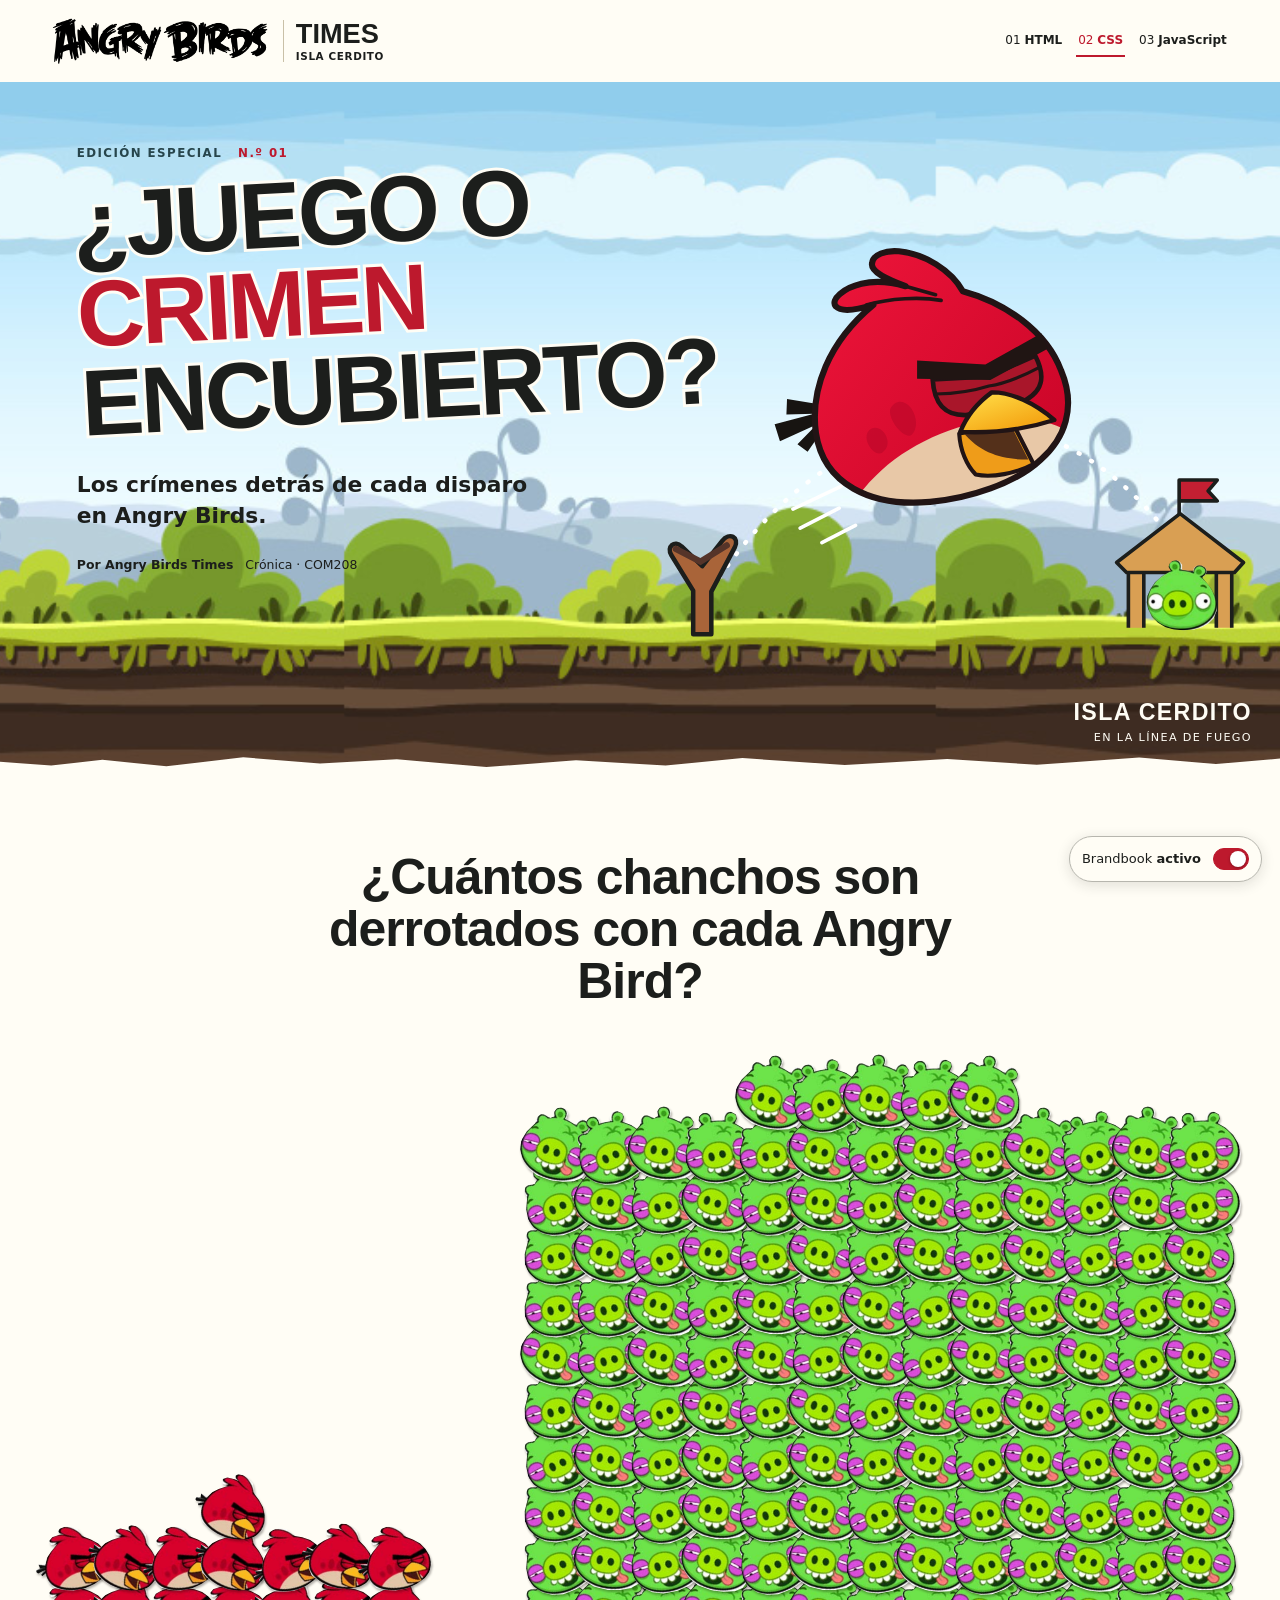
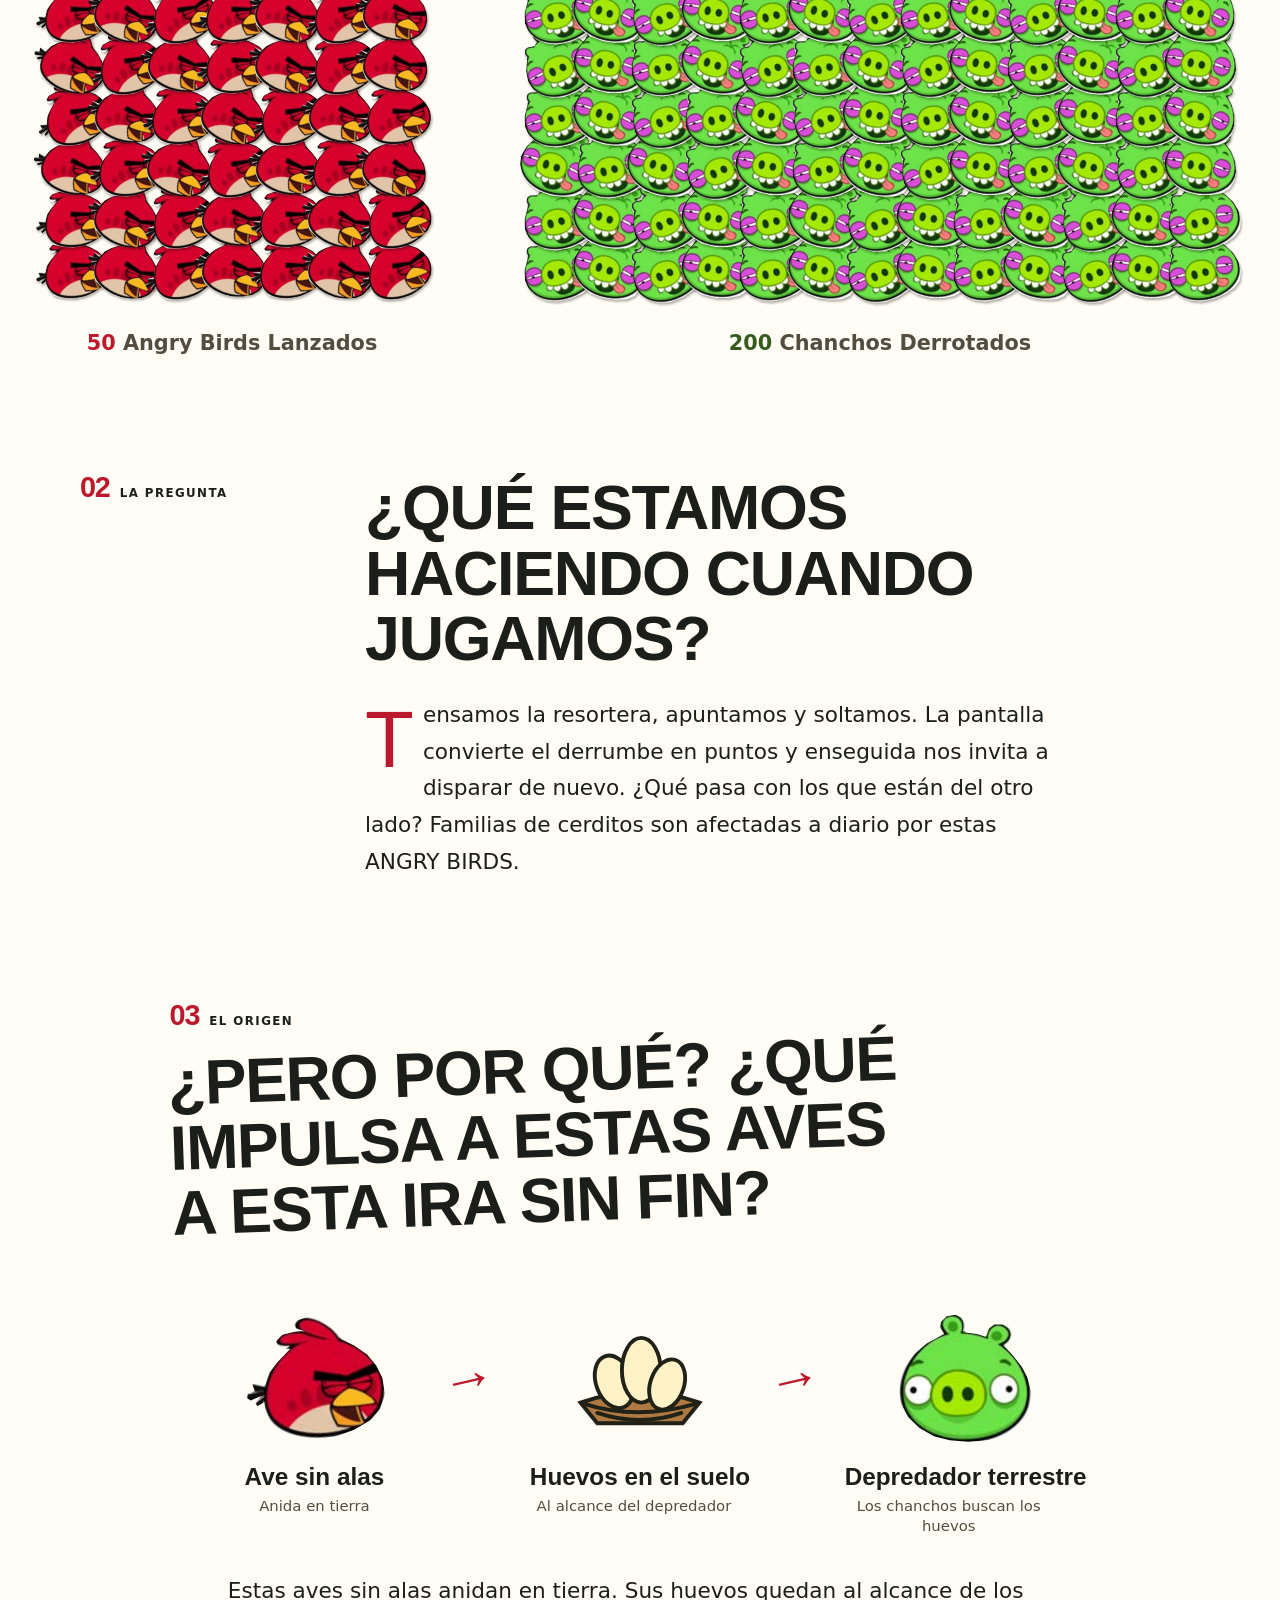
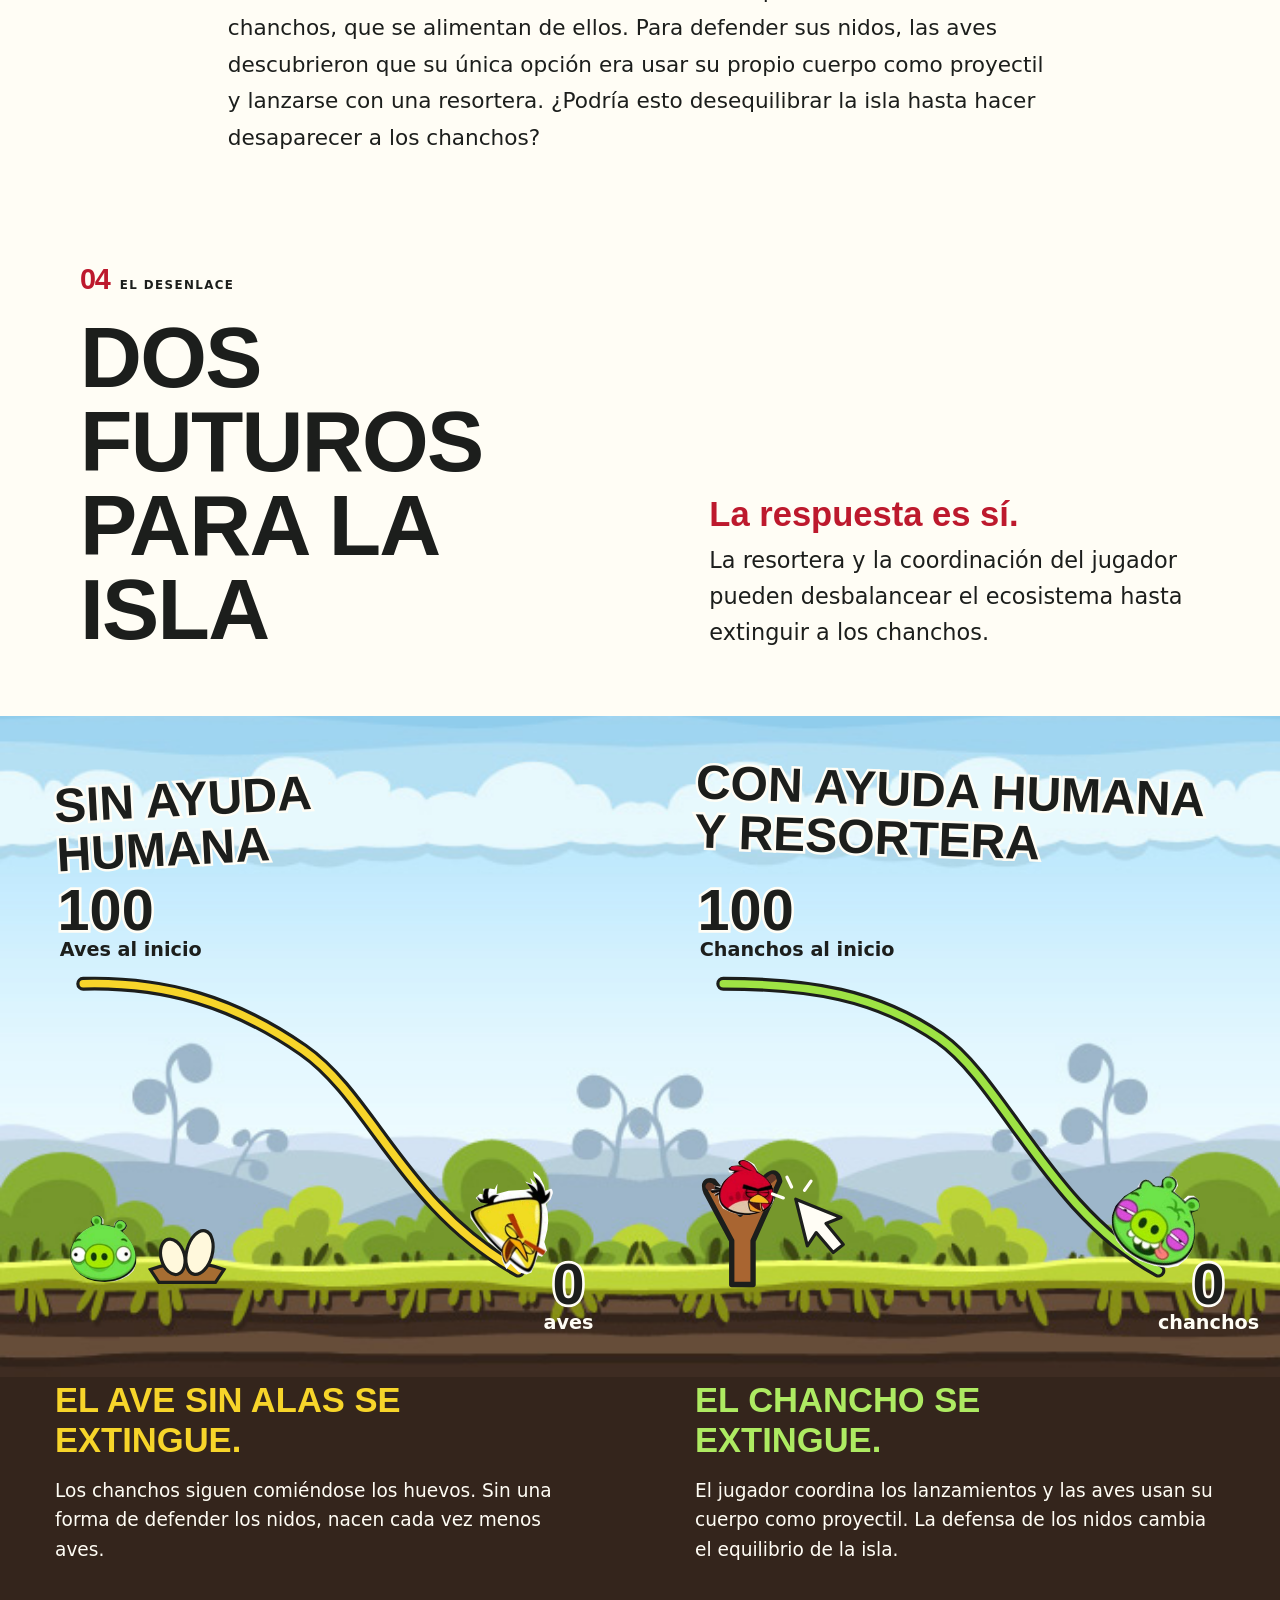
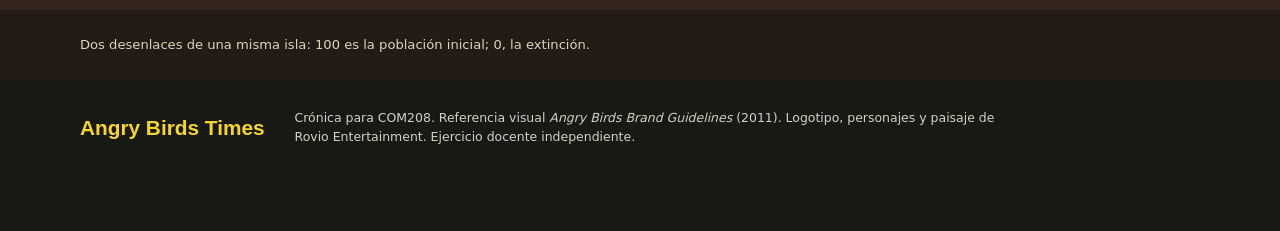
<file: 02-css.html>
<!doctype html>
<html lang="es">
<head>
  <meta charset="utf-8">
  <meta name="viewport" content="width=device-width, initial-scale=1">
  <title>¿Juego o crimen encubierto? · Angry Birds Times</title>
  <meta name="description" content="Los crímenes detrás de cada disparo en Angry Birds. Una crónica para la clase de periodismo de datos de COM208.">
  <link rel="stylesheet" href="styles.css">
</head>
<body>
  <a class="skip-link" href="#contenido">Saltar a la crónica</a>
  <header class="site-header">
    <a class="masthead" href="#contenido" aria-label="Angry Birds Times, inicio">
      <img src="assets/angry-birds-logo.png" width="260" height="58" alt="">
      <span class="masthead-edition"><strong>Times</strong><span>Isla Cerdito</span></span>
    </a>
    <nav class="stages" aria-label="Capas de la demostración">
      <a href="01-html.html">01 <strong>HTML</strong></a>
      <a href="02-css.html" aria-current="page">02 <strong>CSS</strong></a>
      <a href="index.html">03 <strong>JavaScript</strong></a>
    </nav>
  </header>

  <label class="brandbook-toggle" hidden>
    <span>Brandbook <strong class="brandbook-on">activo</strong><strong class="brandbook-off">desactivado</strong></span>
    <input id="brandbook-switch" type="checkbox" role="switch" aria-label="Aplicar brandbook" checked>
  </label>

  <main id="contenido">
    <article>
      <header class="hero">
        <div class="hero-copy">
          <p class="eyebrow hero-kicker">Edición especial <span>N.º 01</span></p>
          <h1>¿Juego o<br><em>crimen</em><br>encubierto?</h1>
          <p class="dek">Los crímenes detrás de cada disparo en Angry Birds.</p>
          <p class="byline"><strong>Por Angry Birds Times</strong> <span>Crónica · COM208</span></p>
        </div>
        <figure class="cover">
          <div class="cover-art" role="img" aria-label="Red sale disparado de una resortera hacia un fuerte de chanchos en Isla Cerdito.">
            <svg class="cover-props" viewBox="0 0 720 460" preserveAspectRatio="xMidYMid meet" width="720" height="460" aria-hidden="true">
              <path d="M93 287C221 84 461 16 618 255" fill="none" stroke="#fff" stroke-width="5" stroke-linecap="round" stroke-dasharray="1 15"/>
              <g fill="none" stroke="#fff" stroke-width="4" stroke-linecap="round">
                <path d="m236 173-53 25m51-1-43 22m61-3-37 19"/>
              </g>
              <g transform="translate(0 -47)">
                <path d="M73 383v-48l-24-39c-6-10 4-17 11-10l23 22 22-28c8-10 19-4 14 7l-26 49v47z" fill="#a96439" stroke="#1c1e1c" stroke-width="5" stroke-linejoin="round"/>
                <path d="m54 289 27 14 29-18" fill="none" stroke="#553429" stroke-width="7" stroke-linecap="round"/>
                <g fill="#d99f53" stroke="#1c1e1c" stroke-width="4" stroke-linejoin="round">
                  <path d="M553 376v-76h17v76m80 0v-76h17v76"/>
                  <path d="m540 304 70-54 70 54-10 11H551z"/>
                  <path d="M609 251v-38h42l-10 12 10 11h-42" fill="#c31f32"/>
                </g>
              </g>
            </svg>
            <img class="cover-red" src="assets/red-bird-cover.svg" width="234" height="219" alt="">
            <img class="cover-pig" src="assets/minion-pig-normal.png" width="222" height="222" alt="">
          </div>
          <figcaption><span>Isla Cerdito</span><span>En la línea de fuego</span></figcaption>
        </figure>
      </header>

      <section class="scroll-story" aria-labelledby="scroll-title">
        <div class="count-track">
          <figure class="count-panel">
            <h2 id="scroll-title">¿Cuántos chanchos son derrotados con cada Angry Bird?</h2>
            <div class="count-grid">
              <div class="count-side count-birds">
                <div class="count-tokens pile" aria-hidden="true">
                  <div class="pile-layer">
                    <span class="pile-token" data-order="6"><img src="assets/red-bird-fly-1.png" width="72" height="67" alt=""></span>
                    <span class="pile-token" data-order="4"><img src="assets/red-bird-fly-1.png" width="72" height="67" alt=""></span>
                    <span class="pile-token" data-order="2"><img src="assets/red-bird-fly-1.png" width="72" height="67" alt=""></span>
                    <span class="pile-token" data-order="1"><img src="assets/red-bird-fly-1.png" width="72" height="67" alt=""></span>
                    <span class="pile-token" data-order="3"><img src="assets/red-bird-fly-1.png" width="72" height="67" alt=""></span>
                    <span class="pile-token" data-order="5"><img src="assets/red-bird-fly-1.png" width="72" height="67" alt=""></span>
                    <span class="pile-token" data-order="7"><img src="assets/red-bird-fly-1.png" width="72" height="67" alt=""></span>
                  </div>
                  <div class="pile-layer">
                    <span class="pile-token" data-order="14"><img src="assets/red-bird-fly-1.png" width="72" height="67" alt=""></span>
                    <span class="pile-token" data-order="12"><img src="assets/red-bird-fly-1.png" width="72" height="67" alt=""></span>
                    <span class="pile-token" data-order="10"><img src="assets/red-bird-fly-1.png" width="72" height="67" alt=""></span>
                    <span class="pile-token" data-order="8"><img src="assets/red-bird-fly-1.png" width="72" height="67" alt=""></span>
                    <span class="pile-token" data-order="9"><img src="assets/red-bird-fly-1.png" width="72" height="67" alt=""></span>
                    <span class="pile-token" data-order="11"><img src="assets/red-bird-fly-1.png" width="72" height="67" alt=""></span>
                    <span class="pile-token" data-order="13"><img src="assets/red-bird-fly-1.png" width="72" height="67" alt=""></span>
                    <span class="pile-token" data-order="15"><img src="assets/red-bird-fly-1.png" width="72" height="67" alt=""></span>
                  </div>
                  <div class="pile-layer">
                    <span class="pile-token" data-order="22"><img src="assets/red-bird-fly-1.png" width="72" height="67" alt=""></span>
                    <span class="pile-token" data-order="20"><img src="assets/red-bird-fly-1.png" width="72" height="67" alt=""></span>
                    <span class="pile-token" data-order="18"><img src="assets/red-bird-fly-1.png" width="72" height="67" alt=""></span>
                    <span class="pile-token" data-order="16"><img src="assets/red-bird-fly-1.png" width="72" height="67" alt=""></span>
                    <span class="pile-token" data-order="17"><img src="assets/red-bird-fly-1.png" width="72" height="67" alt=""></span>
                    <span class="pile-token" data-order="19"><img src="assets/red-bird-fly-1.png" width="72" height="67" alt=""></span>
                    <span class="pile-token" data-order="21"><img src="assets/red-bird-fly-1.png" width="72" height="67" alt=""></span>
                    <span class="pile-token" data-order="23"><img src="assets/red-bird-fly-1.png" width="72" height="67" alt=""></span>
                  </div>
                  <div class="pile-layer">
                    <span class="pile-token" data-order="30"><img src="assets/red-bird-fly-1.png" width="72" height="67" alt=""></span>
                    <span class="pile-token" data-order="28"><img src="assets/red-bird-fly-1.png" width="72" height="67" alt=""></span>
                    <span class="pile-token" data-order="26"><img src="assets/red-bird-fly-1.png" width="72" height="67" alt=""></span>
                    <span class="pile-token" data-order="24"><img src="assets/red-bird-fly-1.png" width="72" height="67" alt=""></span>
                    <span class="pile-token" data-order="25"><img src="assets/red-bird-fly-1.png" width="72" height="67" alt=""></span>
                    <span class="pile-token" data-order="27"><img src="assets/red-bird-fly-1.png" width="72" height="67" alt=""></span>
                    <span class="pile-token" data-order="29"><img src="assets/red-bird-fly-1.png" width="72" height="67" alt=""></span>
                    <span class="pile-token" data-order="31"><img src="assets/red-bird-fly-1.png" width="72" height="67" alt=""></span>
                  </div>
                  <div class="pile-layer">
                    <span class="pile-token" data-order="37"><img src="assets/red-bird-fly-1.png" width="72" height="67" alt=""></span>
                    <span class="pile-token" data-order="35"><img src="assets/red-bird-fly-1.png" width="72" height="67" alt=""></span>
                    <span class="pile-token" data-order="33"><img src="assets/red-bird-fly-1.png" width="72" height="67" alt=""></span>
                    <span class="pile-token" data-order="32"><img src="assets/red-bird-fly-1.png" width="72" height="67" alt=""></span>
                    <span class="pile-token" data-order="34"><img src="assets/red-bird-fly-1.png" width="72" height="67" alt=""></span>
                    <span class="pile-token" data-order="36"><img src="assets/red-bird-fly-1.png" width="72" height="67" alt=""></span>
                    <span class="pile-token" data-order="38"><img src="assets/red-bird-fly-1.png" width="72" height="67" alt=""></span>
                  </div>
                  <div class="pile-layer">
                    <span class="pile-token" data-order="43"><img src="assets/red-bird-fly-1.png" width="72" height="67" alt=""></span>
                    <span class="pile-token" data-order="41"><img src="assets/red-bird-fly-1.png" width="72" height="67" alt=""></span>
                    <span class="pile-token" data-order="39"><img src="assets/red-bird-fly-1.png" width="72" height="67" alt=""></span>
                    <span class="pile-token" data-order="40"><img src="assets/red-bird-fly-1.png" width="72" height="67" alt=""></span>
                    <span class="pile-token" data-order="42"><img src="assets/red-bird-fly-1.png" width="72" height="67" alt=""></span>
                    <span class="pile-token" data-order="44"><img src="assets/red-bird-fly-1.png" width="72" height="67" alt=""></span>
                  </div>
                  <div class="pile-layer">
                    <span class="pile-token" data-order="47"><img src="assets/red-bird-fly-1.png" width="72" height="67" alt=""></span>
                    <span class="pile-token" data-order="45"><img src="assets/red-bird-fly-1.png" width="72" height="67" alt=""></span>
                    <span class="pile-token" data-order="46"><img src="assets/red-bird-fly-1.png" width="72" height="67" alt=""></span>
                    <span class="pile-token" data-order="48"><img src="assets/red-bird-fly-1.png" width="72" height="67" alt=""></span>
                  </div>
                  <div class="pile-layer">
                    <span class="pile-token" data-order="49"><img src="assets/red-bird-fly-1.png" width="72" height="67" alt=""></span>
                    <span class="pile-token" data-order="50"><img src="assets/red-bird-fly-1.png" width="72" height="67" alt=""></span>
                  </div>
                </div>
                <p class="count-number"><span data-total="birds">50</span> Angry Birds Lanzados</p>
              </div>
              <div class="count-side count-pigs">
                <div class="count-tokens pile" aria-hidden="true">
                  <div class="pile-layer">
                    <span class="pile-token" data-order="12"><img src="assets/minion-pig-damaged-2.png" width="72" height="72" alt=""></span>
                    <span class="pile-token" data-order="10"><img src="assets/minion-pig-damaged-2.png" width="72" height="72" alt=""></span>
                    <span class="pile-token" data-order="8"><img src="assets/minion-pig-damaged-2.png" width="72" height="72" alt=""></span>
                    <span class="pile-token" data-order="6"><img src="assets/minion-pig-damaged-2.png" width="72" height="72" alt=""></span>
                    <span class="pile-token" data-order="4"><img src="assets/minion-pig-damaged-2.png" width="72" height="72" alt=""></span>
                    <span class="pile-token" data-order="2"><img src="assets/minion-pig-damaged-2.png" width="72" height="72" alt=""></span>
                    <span class="pile-token" data-order="1"><img src="assets/minion-pig-damaged-2.png" width="72" height="72" alt=""></span>
                    <span class="pile-token" data-order="3"><img src="assets/minion-pig-damaged-2.png" width="72" height="72" alt=""></span>
                    <span class="pile-token" data-order="5"><img src="assets/minion-pig-damaged-2.png" width="72" height="72" alt=""></span>
                    <span class="pile-token" data-order="7"><img src="assets/minion-pig-damaged-2.png" width="72" height="72" alt=""></span>
                    <span class="pile-token" data-order="9"><img src="assets/minion-pig-damaged-2.png" width="72" height="72" alt=""></span>
                    <span class="pile-token" data-order="11"><img src="assets/minion-pig-damaged-2.png" width="72" height="72" alt=""></span>
                    <span class="pile-token" data-order="13"><img src="assets/minion-pig-damaged-2.png" width="72" height="72" alt=""></span>
                  </div>
                  <div class="pile-layer">
                    <span class="pile-token" data-order="26"><img src="assets/minion-pig-damaged-2.png" width="72" height="72" alt=""></span>
                    <span class="pile-token" data-order="24"><img src="assets/minion-pig-damaged-2.png" width="72" height="72" alt=""></span>
                    <span class="pile-token" data-order="22"><img src="assets/minion-pig-damaged-2.png" width="72" height="72" alt=""></span>
                    <span class="pile-token" data-order="20"><img src="assets/minion-pig-damaged-2.png" width="72" height="72" alt=""></span>
                    <span class="pile-token" data-order="18"><img src="assets/minion-pig-damaged-2.png" width="72" height="72" alt=""></span>
                    <span class="pile-token" data-order="16"><img src="assets/minion-pig-damaged-2.png" width="72" height="72" alt=""></span>
                    <span class="pile-token" data-order="14"><img src="assets/minion-pig-damaged-2.png" width="72" height="72" alt=""></span>
                    <span class="pile-token" data-order="15"><img src="assets/minion-pig-damaged-2.png" width="72" height="72" alt=""></span>
                    <span class="pile-token" data-order="17"><img src="assets/minion-pig-damaged-2.png" width="72" height="72" alt=""></span>
                    <span class="pile-token" data-order="19"><img src="assets/minion-pig-damaged-2.png" width="72" height="72" alt=""></span>
                    <span class="pile-token" data-order="21"><img src="assets/minion-pig-damaged-2.png" width="72" height="72" alt=""></span>
                    <span class="pile-token" data-order="23"><img src="assets/minion-pig-damaged-2.png" width="72" height="72" alt=""></span>
                    <span class="pile-token" data-order="25"><img src="assets/minion-pig-damaged-2.png" width="72" height="72" alt=""></span>
                    <span class="pile-token" data-order="27"><img src="assets/minion-pig-damaged-2.png" width="72" height="72" alt=""></span>
                  </div>
                  <div class="pile-layer">
                    <span class="pile-token" data-order="41"><img src="assets/minion-pig-damaged-2.png" width="72" height="72" alt=""></span>
                    <span class="pile-token" data-order="39"><img src="assets/minion-pig-damaged-2.png" width="72" height="72" alt=""></span>
                    <span class="pile-token" data-order="37"><img src="assets/minion-pig-damaged-2.png" width="72" height="72" alt=""></span>
                    <span class="pile-token" data-order="35"><img src="assets/minion-pig-damaged-2.png" width="72" height="72" alt=""></span>
                    <span class="pile-token" data-order="33"><img src="assets/minion-pig-damaged-2.png" width="72" height="72" alt=""></span>
                    <span class="pile-token" data-order="31"><img src="assets/minion-pig-damaged-2.png" width="72" height="72" alt=""></span>
                    <span class="pile-token" data-order="29"><img src="assets/minion-pig-damaged-2.png" width="72" height="72" alt=""></span>
                    <span class="pile-token" data-order="28"><img src="assets/minion-pig-damaged-2.png" width="72" height="72" alt=""></span>
                    <span class="pile-token" data-order="30"><img src="assets/minion-pig-damaged-2.png" width="72" height="72" alt=""></span>
                    <span class="pile-token" data-order="32"><img src="assets/minion-pig-damaged-2.png" width="72" height="72" alt=""></span>
                    <span class="pile-token" data-order="34"><img src="assets/minion-pig-damaged-2.png" width="72" height="72" alt=""></span>
                    <span class="pile-token" data-order="36"><img src="assets/minion-pig-damaged-2.png" width="72" height="72" alt=""></span>
                    <span class="pile-token" data-order="38"><img src="assets/minion-pig-damaged-2.png" width="72" height="72" alt=""></span>
                    <span class="pile-token" data-order="40"><img src="assets/minion-pig-damaged-2.png" width="72" height="72" alt=""></span>
                    <span class="pile-token" data-order="42"><img src="assets/minion-pig-damaged-2.png" width="72" height="72" alt=""></span>
                  </div>
                  <div class="pile-layer">
                    <span class="pile-token" data-order="56"><img src="assets/minion-pig-damaged-2.png" width="72" height="72" alt=""></span>
                    <span class="pile-token" data-order="54"><img src="assets/minion-pig-damaged-2.png" width="72" height="72" alt=""></span>
                    <span class="pile-token" data-order="52"><img src="assets/minion-pig-damaged-2.png" width="72" height="72" alt=""></span>
                    <span class="pile-token" data-order="50"><img src="assets/minion-pig-damaged-2.png" width="72" height="72" alt=""></span>
                    <span class="pile-token" data-order="48"><img src="assets/minion-pig-damaged-2.png" width="72" height="72" alt=""></span>
                    <span class="pile-token" data-order="46"><img src="assets/minion-pig-damaged-2.png" width="72" height="72" alt=""></span>
                    <span class="pile-token" data-order="44"><img src="assets/minion-pig-damaged-2.png" width="72" height="72" alt=""></span>
                    <span class="pile-token" data-order="43"><img src="assets/minion-pig-damaged-2.png" width="72" height="72" alt=""></span>
                    <span class="pile-token" data-order="45"><img src="assets/minion-pig-damaged-2.png" width="72" height="72" alt=""></span>
                    <span class="pile-token" data-order="47"><img src="assets/minion-pig-damaged-2.png" width="72" height="72" alt=""></span>
                    <span class="pile-token" data-order="49"><img src="assets/minion-pig-damaged-2.png" width="72" height="72" alt=""></span>
                    <span class="pile-token" data-order="51"><img src="assets/minion-pig-damaged-2.png" width="72" height="72" alt=""></span>
                    <span class="pile-token" data-order="53"><img src="assets/minion-pig-damaged-2.png" width="72" height="72" alt=""></span>
                    <span class="pile-token" data-order="55"><img src="assets/minion-pig-damaged-2.png" width="72" height="72" alt=""></span>
                    <span class="pile-token" data-order="57"><img src="assets/minion-pig-damaged-2.png" width="72" height="72" alt=""></span>
                  </div>
                  <div class="pile-layer">
                    <span class="pile-token" data-order="71"><img src="assets/minion-pig-damaged-2.png" width="72" height="72" alt=""></span>
                    <span class="pile-token" data-order="69"><img src="assets/minion-pig-damaged-2.png" width="72" height="72" alt=""></span>
                    <span class="pile-token" data-order="67"><img src="assets/minion-pig-damaged-2.png" width="72" height="72" alt=""></span>
                    <span class="pile-token" data-order="65"><img src="assets/minion-pig-damaged-2.png" width="72" height="72" alt=""></span>
                    <span class="pile-token" data-order="63"><img src="assets/minion-pig-damaged-2.png" width="72" height="72" alt=""></span>
                    <span class="pile-token" data-order="61"><img src="assets/minion-pig-damaged-2.png" width="72" height="72" alt=""></span>
                    <span class="pile-token" data-order="59"><img src="assets/minion-pig-damaged-2.png" width="72" height="72" alt=""></span>
                    <span class="pile-token" data-order="58"><img src="assets/minion-pig-damaged-2.png" width="72" height="72" alt=""></span>
                    <span class="pile-token" data-order="60"><img src="assets/minion-pig-damaged-2.png" width="72" height="72" alt=""></span>
                    <span class="pile-token" data-order="62"><img src="assets/minion-pig-damaged-2.png" width="72" height="72" alt=""></span>
                    <span class="pile-token" data-order="64"><img src="assets/minion-pig-damaged-2.png" width="72" height="72" alt=""></span>
                    <span class="pile-token" data-order="66"><img src="assets/minion-pig-damaged-2.png" width="72" height="72" alt=""></span>
                    <span class="pile-token" data-order="68"><img src="assets/minion-pig-damaged-2.png" width="72" height="72" alt=""></span>
                    <span class="pile-token" data-order="70"><img src="assets/minion-pig-damaged-2.png" width="72" height="72" alt=""></span>
                    <span class="pile-token" data-order="72"><img src="assets/minion-pig-damaged-2.png" width="72" height="72" alt=""></span>
                  </div>
                  <div class="pile-layer">
                    <span class="pile-token" data-order="86"><img src="assets/minion-pig-damaged-2.png" width="72" height="72" alt=""></span>
                    <span class="pile-token" data-order="84"><img src="assets/minion-pig-damaged-2.png" width="72" height="72" alt=""></span>
                    <span class="pile-token" data-order="82"><img src="assets/minion-pig-damaged-2.png" width="72" height="72" alt=""></span>
                    <span class="pile-token" data-order="80"><img src="assets/minion-pig-damaged-2.png" width="72" height="72" alt=""></span>
                    <span class="pile-token" data-order="78"><img src="assets/minion-pig-damaged-2.png" width="72" height="72" alt=""></span>
                    <span class="pile-token" data-order="76"><img src="assets/minion-pig-damaged-2.png" width="72" height="72" alt=""></span>
                    <span class="pile-token" data-order="74"><img src="assets/minion-pig-damaged-2.png" width="72" height="72" alt=""></span>
                    <span class="pile-token" data-order="73"><img src="assets/minion-pig-damaged-2.png" width="72" height="72" alt=""></span>
                    <span class="pile-token" data-order="75"><img src="assets/minion-pig-damaged-2.png" width="72" height="72" alt=""></span>
                    <span class="pile-token" data-order="77"><img src="assets/minion-pig-damaged-2.png" width="72" height="72" alt=""></span>
                    <span class="pile-token" data-order="79"><img src="assets/minion-pig-damaged-2.png" width="72" height="72" alt=""></span>
                    <span class="pile-token" data-order="81"><img src="assets/minion-pig-damaged-2.png" width="72" height="72" alt=""></span>
                    <span class="pile-token" data-order="83"><img src="assets/minion-pig-damaged-2.png" width="72" height="72" alt=""></span>
                    <span class="pile-token" data-order="85"><img src="assets/minion-pig-damaged-2.png" width="72" height="72" alt=""></span>
                    <span class="pile-token" data-order="87"><img src="assets/minion-pig-damaged-2.png" width="72" height="72" alt=""></span>
                  </div>
                  <div class="pile-layer">
                    <span class="pile-token" data-order="101"><img src="assets/minion-pig-damaged-2.png" width="72" height="72" alt=""></span>
                    <span class="pile-token" data-order="99"><img src="assets/minion-pig-damaged-2.png" width="72" height="72" alt=""></span>
                    <span class="pile-token" data-order="97"><img src="assets/minion-pig-damaged-2.png" width="72" height="72" alt=""></span>
                    <span class="pile-token" data-order="95"><img src="assets/minion-pig-damaged-2.png" width="72" height="72" alt=""></span>
                    <span class="pile-token" data-order="93"><img src="assets/minion-pig-damaged-2.png" width="72" height="72" alt=""></span>
                    <span class="pile-token" data-order="91"><img src="assets/minion-pig-damaged-2.png" width="72" height="72" alt=""></span>
                    <span class="pile-token" data-order="89"><img src="assets/minion-pig-damaged-2.png" width="72" height="72" alt=""></span>
                    <span class="pile-token" data-order="88"><img src="assets/minion-pig-damaged-2.png" width="72" height="72" alt=""></span>
                    <span class="pile-token" data-order="90"><img src="assets/minion-pig-damaged-2.png" width="72" height="72" alt=""></span>
                    <span class="pile-token" data-order="92"><img src="assets/minion-pig-damaged-2.png" width="72" height="72" alt=""></span>
                    <span class="pile-token" data-order="94"><img src="assets/minion-pig-damaged-2.png" width="72" height="72" alt=""></span>
                    <span class="pile-token" data-order="96"><img src="assets/minion-pig-damaged-2.png" width="72" height="72" alt=""></span>
                    <span class="pile-token" data-order="98"><img src="assets/minion-pig-damaged-2.png" width="72" height="72" alt=""></span>
                    <span class="pile-token" data-order="100"><img src="assets/minion-pig-damaged-2.png" width="72" height="72" alt=""></span>
                    <span class="pile-token" data-order="102"><img src="assets/minion-pig-damaged-2.png" width="72" height="72" alt=""></span>
                  </div>
                  <div class="pile-layer">
                    <span class="pile-token" data-order="116"><img src="assets/minion-pig-damaged-2.png" width="72" height="72" alt=""></span>
                    <span class="pile-token" data-order="114"><img src="assets/minion-pig-damaged-2.png" width="72" height="72" alt=""></span>
                    <span class="pile-token" data-order="112"><img src="assets/minion-pig-damaged-2.png" width="72" height="72" alt=""></span>
                    <span class="pile-token" data-order="110"><img src="assets/minion-pig-damaged-2.png" width="72" height="72" alt=""></span>
                    <span class="pile-token" data-order="108"><img src="assets/minion-pig-damaged-2.png" width="72" height="72" alt=""></span>
                    <span class="pile-token" data-order="106"><img src="assets/minion-pig-damaged-2.png" width="72" height="72" alt=""></span>
                    <span class="pile-token" data-order="104"><img src="assets/minion-pig-damaged-2.png" width="72" height="72" alt=""></span>
                    <span class="pile-token" data-order="103"><img src="assets/minion-pig-damaged-2.png" width="72" height="72" alt=""></span>
                    <span class="pile-token" data-order="105"><img src="assets/minion-pig-damaged-2.png" width="72" height="72" alt=""></span>
                    <span class="pile-token" data-order="107"><img src="assets/minion-pig-damaged-2.png" width="72" height="72" alt=""></span>
                    <span class="pile-token" data-order="109"><img src="assets/minion-pig-damaged-2.png" width="72" height="72" alt=""></span>
                    <span class="pile-token" data-order="111"><img src="assets/minion-pig-damaged-2.png" width="72" height="72" alt=""></span>
                    <span class="pile-token" data-order="113"><img src="assets/minion-pig-damaged-2.png" width="72" height="72" alt=""></span>
                    <span class="pile-token" data-order="115"><img src="assets/minion-pig-damaged-2.png" width="72" height="72" alt=""></span>
                    <span class="pile-token" data-order="117"><img src="assets/minion-pig-damaged-2.png" width="72" height="72" alt=""></span>
                  </div>
                  <div class="pile-layer">
                    <span class="pile-token" data-order="130"><img src="assets/minion-pig-damaged-2.png" width="72" height="72" alt=""></span>
                    <span class="pile-token" data-order="128"><img src="assets/minion-pig-damaged-2.png" width="72" height="72" alt=""></span>
                    <span class="pile-token" data-order="126"><img src="assets/minion-pig-damaged-2.png" width="72" height="72" alt=""></span>
                    <span class="pile-token" data-order="124"><img src="assets/minion-pig-damaged-2.png" width="72" height="72" alt=""></span>
                    <span class="pile-token" data-order="122"><img src="assets/minion-pig-damaged-2.png" width="72" height="72" alt=""></span>
                    <span class="pile-token" data-order="120"><img src="assets/minion-pig-damaged-2.png" width="72" height="72" alt=""></span>
                    <span class="pile-token" data-order="118"><img src="assets/minion-pig-damaged-2.png" width="72" height="72" alt=""></span>
                    <span class="pile-token" data-order="119"><img src="assets/minion-pig-damaged-2.png" width="72" height="72" alt=""></span>
                    <span class="pile-token" data-order="121"><img src="assets/minion-pig-damaged-2.png" width="72" height="72" alt=""></span>
                    <span class="pile-token" data-order="123"><img src="assets/minion-pig-damaged-2.png" width="72" height="72" alt=""></span>
                    <span class="pile-token" data-order="125"><img src="assets/minion-pig-damaged-2.png" width="72" height="72" alt=""></span>
                    <span class="pile-token" data-order="127"><img src="assets/minion-pig-damaged-2.png" width="72" height="72" alt=""></span>
                    <span class="pile-token" data-order="129"><img src="assets/minion-pig-damaged-2.png" width="72" height="72" alt=""></span>
                    <span class="pile-token" data-order="131"><img src="assets/minion-pig-damaged-2.png" width="72" height="72" alt=""></span>
                  </div>
                  <div class="pile-layer">
                    <span class="pile-token" data-order="143"><img src="assets/minion-pig-damaged-2.png" width="72" height="72" alt=""></span>
                    <span class="pile-token" data-order="141"><img src="assets/minion-pig-damaged-2.png" width="72" height="72" alt=""></span>
                    <span class="pile-token" data-order="139"><img src="assets/minion-pig-damaged-2.png" width="72" height="72" alt=""></span>
                    <span class="pile-token" data-order="137"><img src="assets/minion-pig-damaged-2.png" width="72" height="72" alt=""></span>
                    <span class="pile-token" data-order="135"><img src="assets/minion-pig-damaged-2.png" width="72" height="72" alt=""></span>
                    <span class="pile-token" data-order="133"><img src="assets/minion-pig-damaged-2.png" width="72" height="72" alt=""></span>
                    <span class="pile-token" data-order="132"><img src="assets/minion-pig-damaged-2.png" width="72" height="72" alt=""></span>
                    <span class="pile-token" data-order="134"><img src="assets/minion-pig-damaged-2.png" width="72" height="72" alt=""></span>
                    <span class="pile-token" data-order="136"><img src="assets/minion-pig-damaged-2.png" width="72" height="72" alt=""></span>
                    <span class="pile-token" data-order="138"><img src="assets/minion-pig-damaged-2.png" width="72" height="72" alt=""></span>
                    <span class="pile-token" data-order="140"><img src="assets/minion-pig-damaged-2.png" width="72" height="72" alt=""></span>
                    <span class="pile-token" data-order="142"><img src="assets/minion-pig-damaged-2.png" width="72" height="72" alt=""></span>
                    <span class="pile-token" data-order="144"><img src="assets/minion-pig-damaged-2.png" width="72" height="72" alt=""></span>
                  </div>
                  <div class="pile-layer">
                    <span class="pile-token" data-order="155"><img src="assets/minion-pig-damaged-2.png" width="72" height="72" alt=""></span>
                    <span class="pile-token" data-order="153"><img src="assets/minion-pig-damaged-2.png" width="72" height="72" alt=""></span>
                    <span class="pile-token" data-order="151"><img src="assets/minion-pig-damaged-2.png" width="72" height="72" alt=""></span>
                    <span class="pile-token" data-order="149"><img src="assets/minion-pig-damaged-2.png" width="72" height="72" alt=""></span>
                    <span class="pile-token" data-order="147"><img src="assets/minion-pig-damaged-2.png" width="72" height="72" alt=""></span>
                    <span class="pile-token" data-order="145"><img src="assets/minion-pig-damaged-2.png" width="72" height="72" alt=""></span>
                    <span class="pile-token" data-order="146"><img src="assets/minion-pig-damaged-2.png" width="72" height="72" alt=""></span>
                    <span class="pile-token" data-order="148"><img src="assets/minion-pig-damaged-2.png" width="72" height="72" alt=""></span>
                    <span class="pile-token" data-order="150"><img src="assets/minion-pig-damaged-2.png" width="72" height="72" alt=""></span>
                    <span class="pile-token" data-order="152"><img src="assets/minion-pig-damaged-2.png" width="72" height="72" alt=""></span>
                    <span class="pile-token" data-order="154"><img src="assets/minion-pig-damaged-2.png" width="72" height="72" alt=""></span>
                    <span class="pile-token" data-order="156"><img src="assets/minion-pig-damaged-2.png" width="72" height="72" alt=""></span>
                  </div>
                  <div class="pile-layer">
                    <span class="pile-token" data-order="166"><img src="assets/minion-pig-damaged-2.png" width="72" height="72" alt=""></span>
                    <span class="pile-token" data-order="164"><img src="assets/minion-pig-damaged-2.png" width="72" height="72" alt=""></span>
                    <span class="pile-token" data-order="162"><img src="assets/minion-pig-damaged-2.png" width="72" height="72" alt=""></span>
                    <span class="pile-token" data-order="160"><img src="assets/minion-pig-damaged-2.png" width="72" height="72" alt=""></span>
                    <span class="pile-token" data-order="158"><img src="assets/minion-pig-damaged-2.png" width="72" height="72" alt=""></span>
                    <span class="pile-token" data-order="157"><img src="assets/minion-pig-damaged-2.png" width="72" height="72" alt=""></span>
                    <span class="pile-token" data-order="159"><img src="assets/minion-pig-damaged-2.png" width="72" height="72" alt=""></span>
                    <span class="pile-token" data-order="161"><img src="assets/minion-pig-damaged-2.png" width="72" height="72" alt=""></span>
                    <span class="pile-token" data-order="163"><img src="assets/minion-pig-damaged-2.png" width="72" height="72" alt=""></span>
                    <span class="pile-token" data-order="165"><img src="assets/minion-pig-damaged-2.png" width="72" height="72" alt=""></span>
                    <span class="pile-token" data-order="167"><img src="assets/minion-pig-damaged-2.png" width="72" height="72" alt=""></span>
                  </div>
                  <div class="pile-layer">
                    <span class="pile-token" data-order="176"><img src="assets/minion-pig-damaged-2.png" width="72" height="72" alt=""></span>
                    <span class="pile-token" data-order="174"><img src="assets/minion-pig-damaged-2.png" width="72" height="72" alt=""></span>
                    <span class="pile-token" data-order="172"><img src="assets/minion-pig-damaged-2.png" width="72" height="72" alt=""></span>
                    <span class="pile-token" data-order="170"><img src="assets/minion-pig-damaged-2.png" width="72" height="72" alt=""></span>
                    <span class="pile-token" data-order="168"><img src="assets/minion-pig-damaged-2.png" width="72" height="72" alt=""></span>
                    <span class="pile-token" data-order="169"><img src="assets/minion-pig-damaged-2.png" width="72" height="72" alt=""></span>
                    <span class="pile-token" data-order="171"><img src="assets/minion-pig-damaged-2.png" width="72" height="72" alt=""></span>
                    <span class="pile-token" data-order="173"><img src="assets/minion-pig-damaged-2.png" width="72" height="72" alt=""></span>
                    <span class="pile-token" data-order="175"><img src="assets/minion-pig-damaged-2.png" width="72" height="72" alt=""></span>
                    <span class="pile-token" data-order="177"><img src="assets/minion-pig-damaged-2.png" width="72" height="72" alt=""></span>
                  </div>
                  <div class="pile-layer">
                    <span class="pile-token" data-order="185"><img src="assets/minion-pig-damaged-2.png" width="72" height="72" alt=""></span>
                    <span class="pile-token" data-order="183"><img src="assets/minion-pig-damaged-2.png" width="72" height="72" alt=""></span>
                    <span class="pile-token" data-order="181"><img src="assets/minion-pig-damaged-2.png" width="72" height="72" alt=""></span>
                    <span class="pile-token" data-order="179"><img src="assets/minion-pig-damaged-2.png" width="72" height="72" alt=""></span>
                    <span class="pile-token" data-order="178"><img src="assets/minion-pig-damaged-2.png" width="72" height="72" alt=""></span>
                    <span class="pile-token" data-order="180"><img src="assets/minion-pig-damaged-2.png" width="72" height="72" alt=""></span>
                    <span class="pile-token" data-order="182"><img src="assets/minion-pig-damaged-2.png" width="72" height="72" alt=""></span>
                    <span class="pile-token" data-order="184"><img src="assets/minion-pig-damaged-2.png" width="72" height="72" alt=""></span>
                    <span class="pile-token" data-order="186"><img src="assets/minion-pig-damaged-2.png" width="72" height="72" alt=""></span>
                  </div>
                  <div class="pile-layer">
                    <span class="pile-token" data-order="193"><img src="assets/minion-pig-damaged-2.png" width="72" height="72" alt=""></span>
                    <span class="pile-token" data-order="191"><img src="assets/minion-pig-damaged-2.png" width="72" height="72" alt=""></span>
                    <span class="pile-token" data-order="189"><img src="assets/minion-pig-damaged-2.png" width="72" height="72" alt=""></span>
                    <span class="pile-token" data-order="187"><img src="assets/minion-pig-damaged-2.png" width="72" height="72" alt=""></span>
                    <span class="pile-token" data-order="188"><img src="assets/minion-pig-damaged-2.png" width="72" height="72" alt=""></span>
                    <span class="pile-token" data-order="190"><img src="assets/minion-pig-damaged-2.png" width="72" height="72" alt=""></span>
                    <span class="pile-token" data-order="192"><img src="assets/minion-pig-damaged-2.png" width="72" height="72" alt=""></span>
                    <span class="pile-token" data-order="194"><img src="assets/minion-pig-damaged-2.png" width="72" height="72" alt=""></span>
                  </div>
                  <div class="pile-layer">
                    <span class="pile-token" data-order="199"><img src="assets/minion-pig-damaged-2.png" width="72" height="72" alt=""></span>
                    <span class="pile-token" data-order="197"><img src="assets/minion-pig-damaged-2.png" width="72" height="72" alt=""></span>
                    <span class="pile-token" data-order="195"><img src="assets/minion-pig-damaged-2.png" width="72" height="72" alt=""></span>
                    <span class="pile-token" data-order="196"><img src="assets/minion-pig-damaged-2.png" width="72" height="72" alt=""></span>
                    <span class="pile-token" data-order="198"><img src="assets/minion-pig-damaged-2.png" width="72" height="72" alt=""></span>
                    <span class="pile-token" data-order="200"><img src="assets/minion-pig-damaged-2.png" width="72" height="72" alt=""></span>
                  </div>
                </div>
                <p class="count-number"><span data-total="pigs">200</span> Chanchos Derrotados</p>
              </div>
            </div>
          </figure>
        </div>
        <table class="count-record" hidden>
            <caption>Recuento acumulado con chanchos sin protección</caption>
            <thead><tr><th scope="col">Aves lanzadas</th><th scope="col">Chanchos derrotados</th></tr></thead>
            <tbody>
              <tr><th scope="row">0</th><td>0</td></tr>
              <tr><th scope="row">1</th><td>4</td></tr>
              <tr><th scope="row">2</th><td>8</td></tr>
              <tr><th scope="row">3</th><td>12</td></tr>
              <tr><th scope="row">4</th><td>16</td></tr>
              <tr><th scope="row">5</th><td>20</td></tr>
              <tr><th scope="row">6</th><td>24</td></tr>
              <tr><th scope="row">7</th><td>28</td></tr>
              <tr><th scope="row">8</th><td>32</td></tr>
              <tr><th scope="row">9</th><td>36</td></tr>
              <tr><th scope="row">10</th><td>40</td></tr>
              <tr><th scope="row">11</th><td>44</td></tr>
              <tr><th scope="row">12</th><td>48</td></tr>
              <tr><th scope="row">13</th><td>52</td></tr>
              <tr><th scope="row">14</th><td>56</td></tr>
              <tr><th scope="row">15</th><td>60</td></tr>
              <tr><th scope="row">16</th><td>64</td></tr>
              <tr><th scope="row">17</th><td>68</td></tr>
              <tr><th scope="row">18</th><td>72</td></tr>
              <tr><th scope="row">19</th><td>76</td></tr>
              <tr><th scope="row">20</th><td>80</td></tr>
              <tr><th scope="row">21</th><td>84</td></tr>
              <tr><th scope="row">22</th><td>88</td></tr>
              <tr><th scope="row">23</th><td>92</td></tr>
              <tr><th scope="row">24</th><td>96</td></tr>
              <tr><th scope="row">25</th><td>100</td></tr>
              <tr><th scope="row">26</th><td>104</td></tr>
              <tr><th scope="row">27</th><td>108</td></tr>
              <tr><th scope="row">28</th><td>112</td></tr>
              <tr><th scope="row">29</th><td>116</td></tr>
              <tr><th scope="row">30</th><td>120</td></tr>
              <tr><th scope="row">31</th><td>124</td></tr>
              <tr><th scope="row">32</th><td>128</td></tr>
              <tr><th scope="row">33</th><td>132</td></tr>
              <tr><th scope="row">34</th><td>136</td></tr>
              <tr><th scope="row">35</th><td>140</td></tr>
              <tr><th scope="row">36</th><td>144</td></tr>
              <tr><th scope="row">37</th><td>148</td></tr>
              <tr><th scope="row">38</th><td>152</td></tr>
              <tr><th scope="row">39</th><td>156</td></tr>
              <tr><th scope="row">40</th><td>160</td></tr>
              <tr><th scope="row">41</th><td>164</td></tr>
              <tr><th scope="row">42</th><td>168</td></tr>
              <tr><th scope="row">43</th><td>172</td></tr>
              <tr><th scope="row">44</th><td>176</td></tr>
              <tr><th scope="row">45</th><td>180</td></tr>
              <tr><th scope="row">46</th><td>184</td></tr>
              <tr><th scope="row">47</th><td>188</td></tr>
              <tr><th scope="row">48</th><td>192</td></tr>
              <tr><th scope="row">49</th><td>196</td></tr>
              <tr><th scope="row">50</th><td>200</td></tr>
            </tbody>
        </table>

      </section>

      <section class="story opening" aria-labelledby="inicio">
        <div class="chapter"><span>02</span> La pregunta</div>
        <div class="prose">
          <h2 id="inicio">¿Qué estamos haciendo cuando jugamos?</h2>
          <p class="dropcap">Tensamos la resortera, apuntamos y soltamos. La pantalla convierte el derrumbe en puntos y enseguida nos invita a disparar de nuevo. ¿Qué pasa con los que están del otro lado? Familias de cerditos son afectadas a diario por estas ANGRY BIRDS.</p>
        </div>
      </section>

      <section class="cause" aria-labelledby="causa">
        <div class="chapter"><span>03</span> El origen</div>
        <h2 id="causa">¿Pero por qué? ¿Qué impulsa a estas aves a esta ira sin fin?</h2>
        <div class="cause-diagram">
          <figure>
            <img src="assets/red-bird-fly-1.png" width="116" height="98" alt="">
            <figcaption><strong>Ave sin alas</strong><span>Anida en tierra</span></figcaption>
          </figure>
          <figure>
            <svg viewBox="0 0 116 98" width="116" height="98" aria-hidden="true">
              <path d="M12 68q46-16 92 0l-13 16H25Z" fill="#af7942" stroke="#202117" stroke-width="3"/>
              <g fill="#fff2c7" stroke="#202117" stroke-width="3">
                <ellipse cx="38" cy="52" rx="14" ry="21" transform="rotate(-20 38 52)"/>
                <ellipse cx="59" cy="43" rx="15" ry="25"/>
                <ellipse cx="79" cy="54" rx="13" ry="20" transform="rotate(19 79 54)"/>
              </g>
              <path d="M15 69q40 13 86 0M25 76q33 11 65 0" fill="none" stroke="#202117" stroke-width="3" stroke-linecap="round"/>
            </svg>
            <figcaption><strong>Huevos en el suelo</strong><span>Al alcance del depredador</span></figcaption>
          </figure>
          <figure>
            <img src="assets/minion-pig-normal.png" width="106" height="98" alt="">
            <figcaption><strong>Depredador terrestre</strong><span>Los chanchos buscan los huevos</span></figcaption>
          </figure>
        </div>
        <p>Estas aves sin alas anidan en tierra. Sus huevos quedan al alcance de los chanchos, que se alimentan de ellos. Para defender sus nidos, las aves descubrieron que su única opción era usar su propio cuerpo como proyectil y lanzarse con una resortera. ¿Podría esto desequilibrar la isla hasta hacer desaparecer a los chanchos?</p>
      </section>

      <section class="outcomes" aria-labelledby="desenlaces">
        <div class="outcomes-intro">
          <div class="chapter"><span>04</span> El desenlace</div>
          <h2 id="desenlaces">Dos futuros<br>para la isla</h2>
          <p><strong>La respuesta es sí.</strong> La resortera y la coordinación del jugador pueden desbalancear el ecosistema hasta extinguir a los chanchos.</p>
        </div>
        <div class="outcome-grid">
          <article class="outcome outcome-birds">
            <h3>Sin ayuda<br>humana</h3>
            <figure class="outcome-chart">
              <svg viewBox="0 0 600 620" width="600" height="620" role="img" aria-labelledby="birds-plot-title birds-plot-description">
                <title id="birds-plot-title">Un futuro sin aves</title>
                <desc id="birds-plot-description">Sin ayuda humana, los chanchos se comen los huevos. La población de aves cae de un índice inicial de 100 a cero.</desc>
                <image class="world-background" href="assets/brandbook-theme-4-original.jpg" x="0" y="-174" width="600" height="1050" preserveAspectRatio="none"/>
                <g class="world-start">
                  <text class="world-number" x="54" y="201">100</text>
                  <text class="world-label" x="56" y="225">Aves al inicio</text>
                </g>
                <path class="outcome-trail" d="M78 251C155 249 219 268 284 313S378 460 486 520" fill="none" stroke="#fffdf5" stroke-width="5" stroke-linecap="round" stroke-dasharray="1 15"/>
                <path class="outcome-trend-outline" data-outcome-outline d="M78 251C155 249 219 268 284 313S378 460 486 520" fill="none" stroke="#1c1e1c" stroke-width="13" stroke-linecap="round"/>
                <path class="outcome-trend" data-outcome-path d="M78 251C155 249 219 268 284 313S378 460 486 520" fill="none" stroke="#f7d52a" stroke-width="7" stroke-linecap="round"/>
                <image class="sprite-normal" href="assets/minion-pig-normal.png" x="62" y="464" width="70" height="70"/>
                  <image class="neutral-sprite" display="none" href="assets/pig.svg" x="62" y="464" width="70" height="70"/>
                <g transform="translate(146 488)" stroke="#1c1e1c" stroke-width="3">
                  <path d="M-5 31q35-13 69 0l-8 12H3z" fill="#a66d32"/>
                  <ellipse cx="16" cy="19" rx="11" ry="17" fill="#fff8dc" transform="rotate(-16 16 19)"/>
                  <ellipse cx="41" cy="15" rx="12" ry="21" fill="#fff8dc" transform="rotate(15 41 15)"/>
                </g>
                <g class="world-end">
                  <text class="world-number" x="533" y="551" text-anchor="middle">0</text>
                  <text class="world-label" x="533" y="575" text-anchor="middle">aves</text>
                </g>
                <g class="outcome-impact" transform="translate(486 521)" aria-hidden="true">
                  <path d="M-49 2l23-15-11-24 26 11L0-48l12 23 26-10-10 23L49 1 23 10l9 18-26-9-17 21-4-24-31 9 13-18z" fill="#fffdf5" stroke="#1c1e1c" stroke-width="3"/>
                </g>
                <g data-outcome-icon data-dive transform="translate(486 472) rotate(46)">
                  <image class="sprite-yellow" href="assets/yellow-bird-fly-2.png" x="-46" y="-46" width="92" height="92" aria-hidden="true"/>
                  <image class="neutral-sprite" display="none" href="assets/red.svg" x="-46" y="-46" width="92" height="92" aria-hidden="true"/>
                </g>
              </svg>
              <figcaption>
                <strong class="outcome-verdict">El ave sin alas se extingue.</strong>
                <p>Los chanchos siguen comiéndose los huevos. Sin una forma de defender los nidos, nacen cada vez menos aves.</p>
              </figcaption>
            </figure>
          </article>
          <article class="outcome outcome-pigs">
            <h3>Con ayuda humana<br>y resortera</h3>
            <figure class="outcome-chart">
              <svg viewBox="0 0 600 620" width="600" height="620" role="img" aria-labelledby="pigs-plot-title pigs-plot-description">
                <title id="pigs-plot-title">Un futuro sin chanchos</title>
                <desc id="pigs-plot-description">El jugador y la resortera permiten a las aves atacar. La población de chanchos cae de un índice inicial de 100 a cero.</desc>
                <image class="world-background" href="assets/brandbook-theme-4-original.jpg" x="0" y="-174" width="600" height="1050" preserveAspectRatio="none" transform="translate(600 0) scale(-1 1)"/>
                <g class="world-start">
                  <text class="world-number" x="54" y="201">100</text>
                  <text class="world-label" x="56" y="225">Chanchos al inicio</text>
                </g>
                <path class="outcome-trail" d="M78 251C159 251 222 261 281 302S384 464 486 520" fill="none" stroke="#fffdf5" stroke-width="5" stroke-linecap="round" stroke-dasharray="1 15"/>
                <path class="outcome-trend-outline" data-outcome-outline d="M78 251C159 251 222 261 281 302S384 464 486 520" fill="none" stroke="#1c1e1c" stroke-width="13" stroke-linecap="round"/>
                <path class="outcome-trend" data-outcome-path d="M78 251C159 251 222 261 281 302S384 464 486 520" fill="none" stroke="#9ee344" stroke-width="7" stroke-linecap="round"/>
                <g fill="none" stroke="#1c1e1c" stroke-linecap="round" stroke-linejoin="round">
                  <path d="M86 533v-41l-24-45q-5-13 7-11l25 31 24-35q10-9 13 4l-25 56v41z" fill="#a96531" stroke-width="5"/>
                  <path d="M65 441L94 457 124 433" stroke="#633727" stroke-width="7"/>
                </g>
                <image class="sprite-red" href="assets/red-bird-fly-1.png" x="64" y="412" width="65" height="60"/>
                  <image class="neutral-sprite" display="none" href="assets/red.svg" x="64" y="412" width="65" height="60"/>
                <g transform="translate(146 453) rotate(-14)">
                  <path d="M0 0v45l11-10 11 22 11-5-11-23 15-2z" fill="#fffdf5" stroke="#1c1e1c" stroke-width="3" stroke-linejoin="round"/>
                  <path d="M-11-4l-9-6M-1-12l-2-10M10-6l8-7" fill="none" stroke="#fffdf5" stroke-width="3" stroke-linecap="round"/>
                </g>
                <g class="world-end">
                  <text class="world-number" x="533" y="551" text-anchor="middle">0</text>
                  <text class="world-label" x="533" y="575" text-anchor="middle">chanchos</text>
                </g>
                <g class="outcome-impact" transform="translate(486 521)" aria-hidden="true">
                  <path d="M-49 2l23-15-11-24 26 11L0-48l12 23 26-10-10 23L49 1 23 10l9 18-26-9-17 21-4-24-31 9 13-18z" fill="#fffdf5" stroke="#1c1e1c" stroke-width="3"/>
                </g>
                <g data-outcome-icon transform="translate(486 472) rotate(30)">
                  <image class="sprite-damaged" href="assets/minion-pig-damaged-2.png" x="-46" y="-46" width="92" height="92" aria-hidden="true"/>
                  <image class="neutral-sprite" display="none" href="assets/pig.svg" x="-46" y="-46" width="92" height="92" aria-hidden="true"/>
                </g>
              </svg>
              <figcaption>
                <strong class="outcome-verdict">El chancho se extingue.</strong>
                <p>El jugador coordina los lanzamientos y las aves usan su cuerpo como proyectil. La defensa de los nidos cambia el equilibrio de la isla.</p>
              </figcaption>
            </figure>
          </article>
        </div>
        <p class="outcome-note">Dos desenlaces de una misma isla: 100 es la población inicial; 0, la extinción.</p>
      </section>

      <!-- Sección 05 reservada: retirar hidden para reactivarla. -->
      <section class="protection-story" id="proteccion" aria-labelledby="protection-title" data-protection="none" data-reserved-section="5" hidden>
        <header class="protection-intro">
          <p class="chapter"><span>05</span> La protección</p>
          <h2 id="protection-title">¿Y si pudieran protegerse?</h2>
          <p>Un Angry Bird. Cuatro chanchos. Tú eliges el refugio.</p>
        </header>
        <fieldset class="protection-controls" hidden>
          <legend>Haz clic en una protección para lanzar el ave</legend>
          <div class="protection-options">
            <button type="button" data-protection-choice="none" aria-pressed="true" aria-controls="protection-result"><span class="material-icon material-none" aria-hidden="true"></span>Sin protección</button>
            <button type="button" data-protection-choice="wood" aria-pressed="false" aria-controls="protection-result"><span class="material-icon material-wood" aria-hidden="true"></span>Madera</button>
            <button type="button" data-protection-choice="stone" aria-pressed="false" aria-controls="protection-result"><span class="material-icon material-stone" aria-hidden="true"></span>Piedra</button>
          </div>
        </fieldset>
        <figure class="protection-figure">
          <div class="protection-world" hidden aria-hidden="true">
            <svg class="protection-trajectory" viewBox="0 0 1040 350" preserveAspectRatio="none">
              <path d="M155 220 Q390 -40 745 174" fill="none" stroke="#fffdf5" stroke-width="4" stroke-linecap="round" stroke-dasharray="1 14"/>
            </svg>
            <svg class="protection-sling" viewBox="0 0 100 160" width="100" height="160">
              <path d="M40 151V86L13 40C2 22 20 13 31 29l18 29 25-37c11-15 29-4 20 11L63 86v65Z" fill="#ad6435" stroke="#30251e" stroke-width="6" stroke-linejoin="round"/>
              <path d="m23 30 26 22 33-26" fill="none" stroke="#573326" stroke-width="9" stroke-linecap="round"/>
              <path d="M49 91v50M19 36l10-5m48-1 12 6" fill="none" stroke="#e1a660" stroke-width="5" stroke-linecap="round"/>
            </svg>
            <img class="protection-projectile sprite-red" src="assets/red-bird-fly-1.png" width="80" height="75" alt="">
            <div class="protection-settlement">
              <div class="protection-shelter">
                <span class="shelter-post post-first"></span><span class="shelter-post post-middle"></span><span class="shelter-post post-last"></span>
                <span class="shelter-beam beam-roof"></span><span class="shelter-beam beam-middle"></span>
              </div>
              <div class="protection-colony">
                <span class="protection-pig is-defeated"><img class="sprite-damaged" src="assets/minion-pig-damaged-2.png" width="80" height="80" alt=""></span>
                <span class="protection-pig is-defeated"><img class="sprite-damaged" src="assets/minion-pig-damaged-2.png" width="80" height="80" alt=""></span>
                <span class="protection-pig is-defeated"><img class="sprite-damaged" src="assets/minion-pig-damaged-2.png" width="80" height="80" alt=""></span>
                <span class="protection-pig is-defeated"><img class="sprite-damaged" src="assets/minion-pig-damaged-2.png" width="80" height="80" alt=""></span>
              </div>
            </div>
          </div>
          <figcaption id="protection-result" class="protection-result" aria-live="polite" aria-atomic="true">
            <p class="protection-result-birds"><strong data-protection-birds>1</strong> <span data-protection-bird-label>Angry Bird lanzado</span></p>
            <div class="protection-result-pigs">
              <p><strong data-protection-defeated>4</strong> <span>Chanchos derrotados</span></p>
              <p class="protection-survivors"><strong data-protection-safe>0</strong> <span>a salvo</span></p>
            </div>
            <p class="protection-equation">Sin protección: 4 chanchos derrotados con un solo lanzamiento.</p>
          </figcaption>
        </figure>
        <details class="protection-data">
          <summary>Ver los datos de esta comparación</summary>
          <div class="protection-table-wrap">
            <table class="protection-record">
              <caption>Un ave y cuatro chanchos iniciales en cada escenario.</caption>
              <thead><tr><th scope="col">Protección</th><th scope="col">Aves lanzadas</th><th scope="col">Chanchos derrotados</th><th scope="col">A salvo</th></tr></thead>
              <tbody>
                <tr data-protection="none" data-level="1"><th scope="row">Sin protección</th><td>1</td><td>4</td><td>0</td></tr>
                <tr data-protection="wood" data-level="2"><th scope="row">Madera</th><td>1</td><td>3</td><td>1</td></tr>
                <tr data-protection="stone" data-level="3"><th scope="row">Piedra</th><td>1</td><td>2</td><td>2</td></tr>
              </tbody>
            </table>
          </div>
          <p>Las bajas corresponden a los niveles 1, 2 y 3 de la <a href="datos/angry_birds_100_niveles_simulados.csv" download>base de 100 niveles (CSV)</a>. «A salvo» es la diferencia entre los cuatro iniciales de esta escena y las bajas.</p>
        </details>
      </section>

      <!-- Sección 06 reservada: retirar hidden para reactivarla. -->
      <footer class="closing-reflection" aria-labelledby="equilibrio" data-reserved-section="6" hidden>
        <h2 id="equilibrio">¿Y si el objetivo fuera el equilibrio?</h2>
        <p>Quizás sea posible mantener una población estable de aves y chanchos. Alcanzar ese equilibrio requeriría una intervención responsable y medible: observar ambas poblaciones, evaluar el efecto de cada lanzamiento y ajustar la ayuda para sostenerlas en el tiempo.</p>

        <figure class="equilibrium-chart" aria-labelledby="equilibrium-heading">
          <header class="equilibrium-header">
            <h3 id="equilibrium-heading">Un equilibrio posible</h3>
            <div class="equilibrium-legend" aria-hidden="true">
              <span class="legend-birds"><img class="sprite-red" src="assets/red-bird-fly-1.png" width="42" height="39" alt="">Aves</span>
              <span class="legend-pigs"><img class="sprite-normal" src="assets/minion-pig-normal.png" width="42" height="42" alt="">Chanchos</span>
            </div>
          </header>
          <svg viewBox="0 0 800 550" width="800" height="550" role="img" aria-labelledby="equilibrium-plot-title equilibrium-plot-desc">
            <title id="equilibrium-plot-title">Las poblaciones de aves y chanchos se estabilizan</title>
            <desc id="equilibrium-plot-desc">La línea roja representa las aves y la verde los chanchos. Ambas fluctúan al principio y después se mantienen en niveles positivos y estables, diferentes entre sí.</desc>
            <defs>
              <pattern id="equilibrium-landscape-pattern" x="0" y="-10" width="392" height="686" patternUnits="userSpaceOnUse">
                <image href="assets/brandbook-theme-4-original.jpg" width="392" height="686"/>
              </pattern>
            </defs>
            <rect class="equilibrium-landscape" width="800" height="550" fill="url(#equilibrium-landscape-pattern)"/>
            <rect class="equilibrium-zone" x="570" y="110" width="172" height="296" rx="12" fill="#fff2bf" opacity=".35"/>
            <text class="equilibrium-label equilibrium-stability" x="656" y="91" text-anchor="middle">Estabilidad</text>
            <path class="equilibrium-axis" d="M68 122 V440 H742" fill="none" stroke="#334b36" stroke-width="3"/>
            <text class="equilibrium-label" x="65" y="89">Población</text>
            <text class="equilibrium-zero" x="51" y="447" text-anchor="end">0</text>
              <g class="equilibrium-series equilibrium-birds">
                <path class="equilibrium-outline" fill="none" stroke="#fffdf5" stroke-width="14" data-balance-outline d="M90 350 C135 390 165 375 205 295 S285 190 330 245 S390 290 430 250 S480 224 520 240 S580 240 610 240 L705 240"/>
                <path class="equilibrium-trend" fill="none" stroke="#b51c30" stroke-width="7" data-balance-path d="M90 350 C135 390 165 375 205 295 S285 190 330 245 S390 290 430 250 S480 224 520 240 S580 240 610 240 L705 240"/>
                <g data-balance-icon transform="translate(705 240)">
                  <image class="sprite-red" href="assets/red-bird-fly-1.png" x="-36" y="-64" width="72" height="68" aria-hidden="true"/>
                  <image class="neutral-sprite" display="none" href="assets/red.svg" x="-36" y="-64" width="72" height="68" aria-hidden="true"/>
                </g>
              </g>
              <g class="equilibrium-series equilibrium-pigs">
                <path class="equilibrium-outline" fill="none" stroke="#fffdf5" stroke-width="14" data-balance-outline d="M90 150 C140 120 165 205 210 260 S285 355 335 315 S390 280 435 310 S485 330 525 320 S580 320 610 320 L705 320"/>
                <path class="equilibrium-trend" fill="none" stroke="#396820" stroke-width="7" data-balance-path d="M90 150 C140 120 165 205 210 260 S285 355 335 315 S390 280 435 310 S485 330 525 320 S580 320 610 320 L705 320"/>
                <g data-balance-icon transform="translate(705 320)">
                  <image class="sprite-normal" href="assets/minion-pig-normal.png" x="-36" y="-64" width="72" height="68" aria-hidden="true"/>
                  <image class="neutral-sprite" display="none" href="assets/pig.svg" x="-36" y="-64" width="72" height="68" aria-hidden="true"/>
                </g>
              </g>
            <text class="equilibrium-time" x="732" y="501" text-anchor="end">Seguimiento en el tiempo</text>
          </svg>
          <figcaption>Las dos poblaciones se mantienen estables, cada una en su propio nivel.</figcaption>
        </figure>
        <p>La responsabilidad del jugador sería cuidar ese equilibrio y comprobar, con datos, que ambas especies puedan seguir habitando la isla.</p>
      </footer>
    </article>
  </main>
  <footer class="site-footer">
    <strong>Angry Birds Times</strong>
    <p>Crónica para COM208. Referencia visual <cite>Angry Birds Brand Guidelines</cite> (2011). Logotipo, personajes y paisaje de Rovio Entertainment. Ejercicio docente independiente.</p>
  </footer>
</body>
</html>
</file>
<file: styles.css>
:root {
  /* Aproximaciones sRGB para pantalla, inspiradas en la paleta de 2011, p. 14. */
  --ink: #1c1e1c;
  --paper: #fffdf5;
  --light: #fff2bf;
  --red: #bd192d;
  --yellow: #f7d52a;
  --green: #acd253;
  --meadow: #e6efc3;
  --page-width: 1120px;
  --gutter: clamp(12px, 2.2vw, 28px);
  --line: #c9c0a7;
  --muted: #534d3f;
  /* Jerarquía del brandbook, pp. 61–64, adaptada a pantalla y español. */
  --headline: "Marker Felt", Impact, Haettenschweiler, "Arial Narrow Bold", sans-serif;
  --sans: "Trebuchet MS", system-ui, sans-serif;
  /* Los recortes conservan las expresiones impresas en el brandbook. */
  --red-silhouette: polygon(4.88% 52.92%, 9.68% 52.92%, 8.72% 47.16%, 17.36% 49.08%, 21.2% 41.4%, 27.92% 34.68%, 37.52% 27%, 29.84% 26.04%, 28.88% 20.28%, 33.68% 16.44%, 43.28% 15.48%, 49.04% 16.44%, 43.28% 13.56%, 42.32% 10.68%, 45.2% 7.8%, 51.92% 6.84%, 58.64% 8.76%, 66.32% 13.56%, 70.16% 21.24%, 72.08% 26.04%, 79.76% 31.8%, 87.44% 39.48%, 92.24% 48.12%, 95.12% 57.72%, 95.12% 69.24%, 90.32% 78.84%, 82.64% 85.56%, 71.12% 90.36%, 57.68% 93.24%, 43.28% 92.28%, 31.76% 88.44%, 21.2% 82.68%, 16.4% 75%, 14.48% 65.4%, 14.48% 61.56%, 9.68% 63.48%, 8.72% 60.6%, 13.52% 56.76%, 5.84% 58.68%, 3.92% 56.76%);
  --pig-silhouette: polygon(35.6% 19.32%, 32.72% 14.52%, 33.68% 10.68%, 37.52% 6.84%, 43.28% 5.88%, 47.12% 7.8%, 50% 11.64%, 50% 18.36%, 57.68% 19.32%, 63.44% 21.24%, 65.36% 15.48%, 69.2% 12.6%, 74.96% 12.6%, 79.76% 15.48%, 81.68% 20.28%, 79.76% 24.12%, 75.92% 27.96%, 81.68% 34.68%, 87.44% 42.36%, 91.28% 50.04%, 94.16% 61.56%, 94.16% 70.2%, 90.32% 79.8%, 83.6% 86.52%, 74.96% 91.32%, 65.36% 94.2%, 51.92% 95.16%, 39.44% 94.2%, 28.88% 91.32%, 19.28% 85.56%, 11.6% 77.88%, 6.8% 68.28%, 4.88% 59.64%, 5.84% 51%, 9.68% 42.36%, 15.44% 33.72%, 24.08% 26.04%);
}

* { box-sizing: border-box; }
html { scroll-behavior: smooth; }
body { margin: 0; color: var(--ink); background: var(--paper); font-family: var(--sans); }
a { color: inherit; }
a:focus-visible { outline: 3px solid #1467a0; outline-offset: 5px; }
img, svg { max-width: 100%; height: auto; }
figure { margin: 0; }
h1, h2, h3, p { margin: 0; }
.skip-link { position: absolute; top: 0; left: 12px; padding: 10px; z-index: 10; background: white; transform: translateY(-150%); }
.skip-link:focus { transform: translateY(0); }
.site-header { display: flex; align-items: center; justify-content: space-between; gap: 10px 24px; padding: 12px clamp(20px, 4vw, 64px); background: var(--paper); }
.masthead { display: flex; align-items: center; gap: 14px; padding: 5px 0; text-decoration: none; }
.masthead img { display: block; width: clamp(136px, 17vw, 230px); }
.masthead-edition { display: grid; gap: 2px; border-left: 1px solid var(--line); padding-left: 12px; white-space: nowrap; }
.masthead-edition strong { font: 700 clamp(1.15rem, 2.2vw, 1.7rem)/1 var(--headline); text-transform: uppercase; }
.masthead-edition span { font-size: .65rem; font-weight: 700; text-transform: uppercase; letter-spacing: .06em; }
.stages { display: flex; gap: 12px; }
.stages a { padding: 8px 2px; font-size: .75rem; text-decoration: none; white-space: nowrap; border-bottom: 2px solid transparent; }
.stages a:hover, .stages a[aria-current] { border-color: var(--red); }
.stages a[aria-current] { color: var(--red); }

/* La portada ocurre en el paisaje; el texto y los personajes comparten el cielo. */
.hero { position: relative; isolation: isolate; overflow: hidden; min-height: 690px; background: #bdeaf7 url("assets/brandbook-theme-4-original.jpg") center 40% / auto 150% repeat-x; }
.hero-copy { position: relative; z-index: 2; width: 59%; padding: clamp(35px, 5vw, 78px) 0 100px clamp(24px, 6vw, 96px); }
.eyebrow, .chapter { font-size: .74rem; font-weight: 850; letter-spacing: .12em; text-transform: uppercase; }
.hero-kicker { display: flex; gap: 16px; color: #27454c; }
.hero-kicker span { color: var(--red); }
h1, h2, h3 { font-family: var(--headline); font-weight: 700; }
h1 { margin: 22px 0; font-size: clamp(3.4rem, 7.3vw, 8rem); line-height: .95; letter-spacing: -.035em; text-transform: uppercase; transform: rotate(-3deg); transform-origin: left center; -webkit-text-stroke: 6px var(--paper); paint-order: stroke fill; }
h1 em { color: var(--red); font-style: normal; }
.dek { position: relative; max-width: 31ch; font-size: clamp(1.15rem, 1.7vw, 1.42rem); line-height: 1.4; font-weight: 700; }
.byline { display: flex; flex-wrap: wrap; gap: 3px 12px; max-width: 39ch; margin-top: 25px; font-size: .78rem; line-height: 1.5; }
.cover { position: absolute; inset: 0 0 0 auto; width: 51%; }
.cover-art { position: absolute; inset: 0; }
.cover-props { position: absolute; top: 80%; left: 0; width: 100%; height: auto; transform: translateY(-73%); }
.cover-art img { position: absolute; }
.cover-red { width: 49%; left: 20%; top: 21%; transform: rotate(-13deg); }
.cover-pig { width: 12%; right: 9%; bottom: 20%; clip-path: var(--pig-silhouette); }
.cover figcaption { position: absolute; bottom: 28px; right: 28px; display: grid; gap: 5px; text-align: right; color: #fffdf5; font-size: .7rem; letter-spacing: .12em; text-transform: uppercase; }
.cover figcaption span:first-child { font: 700 1.45rem var(--headline); }
.hero::after { content: ""; position: absolute; z-index: 3; bottom: -1px; width: 100%; height: 25px; background: var(--paper); clip-path: polygon(0 55%, 4% 70%, 8% 47%, 13% 73%, 19% 37%, 25% 62%, 31% 45%, 38% 76%, 45% 49%, 52% 70%, 58% 40%, 66% 68%, 74% 44%, 81% 67%, 89% 38%, 95% 64%, 100% 42%, 100% 100%, 0 100%); }

.scroll-story, .story, .cause { width: min(var(--page-width), calc(100% - 64px)); margin-inline: auto; }
.scroll-story { width: min(1600px, calc(100% - 32px)); margin-top: clamp(40px, 5vw, 70px); }
h2 { font-size: clamp(2rem, 4.9vw, 4.7rem); line-height: 1.04; letter-spacing: -.02em; text-transform: uppercase; }
.chapter { display: flex; align-items: baseline; gap: 10px; margin-bottom: 22px; }
.chapter span { color: var(--red); font: 700 1.8rem/.9 var(--headline); letter-spacing: -.04em; }
.story { display: grid; grid-template-columns: repeat(8, minmax(0, 1fr)); gap: 20px; padding-block: clamp(56px, 8vw, 110px); }
.story .chapter { grid-column: 1 / 3; }
.story .prose { grid-column: 3 / 8; }
.prose p, .cause > p { margin-top: 26px; font: clamp(1.1rem, 1.7vw, 1.35rem)/1.7 var(--sans); }
.prose h2 { max-width: 18ch; }
.dropcap::first-letter { float: left; color: var(--red); font: 5rem/.86 var(--headline); margin: 9px 9px 0 0; }

/* Los personajes quedan libres, sin fichas ni cajas alrededor. */
.cause { position: relative; padding-block: 20px 90px; }
.cause h2 { max-width: 21ch; margin-left: 8%; transform: rotate(-2deg); transform-origin: left center; }
.cause .chapter { margin-left: 8%; }
.cause-diagram { display: grid; grid-template-columns: repeat(3, minmax(0, 1fr)); gap: clamp(20px, 6vw, 90px); position: relative; width: min(100%, 900px); margin: 60px auto 36px; }
.cause-diagram figure { position: relative; display: flex; flex-direction: column; align-items: center; text-align: center; }
.cause-diagram img, .cause-diagram svg { width: 150px; height: 142px; object-fit: contain; margin-bottom: 14px; }
.cause-diagram img[src*="red-bird"] { clip-path: var(--red-silhouette); transform: rotate(-9deg); }
.cause-diagram img[src*="pig"] { clip-path: var(--pig-silhouette); }
.cause-diagram figure + figure::before { content: "→"; position: absolute; left: -30%; top: 45px; color: var(--red); font: 700 3.4rem/1 var(--headline); transform: rotate(-13deg); }
.cause-diagram figcaption { display: grid; gap: 5px; font-size: .93rem; line-height: 1.4; }
.cause-diagram strong { font: 700 clamp(1.1rem, 1.9vw, 1.6rem) var(--headline); }
.cause-diagram span { max-width: 22ch; color: var(--muted); }
.cause > p { max-width: 60ch; margin-inline: auto; }

/* Dos mundos, a todo el ancho. El paisaje ES el espacio del gráfico. */
.outcomes { width: 100%; margin: 0; }
.outcomes-intro { display: grid; grid-template-columns: 1.1fr 1fr; column-gap: clamp(24px, 7vw, 110px); width: min(var(--page-width), calc(100% - 64px)); margin: 0 auto; padding-block: 20px 65px; }
.outcomes-intro .chapter { grid-column: 1 / -1; }
.outcomes-intro h2 { font-size: clamp(3.2rem, 6.7vw, 6.5rem); line-height: .98; }
.outcomes-intro > p { align-self: end; max-width: 38ch; font: clamp(1.15rem, 1.75vw, 1.4rem)/1.6 var(--sans); }
.outcomes-intro > p strong { display: block; color: var(--red); font: 700 clamp(1.6rem, 2.7vw, 2.5rem) var(--headline); margin-bottom: 9px; }
.outcome-grid { display: grid; grid-template-columns: repeat(2, minmax(0, 1fr)); gap: 0; }
.outcome { position: relative; min-width: 0; background: #34251c; color: var(--paper); }
.outcome h3 { position: absolute; z-index: 1; top: clamp(25px, 4vw, 65px); left: 8.6%; right: 5%; font-size: clamp(1.6rem, 3.75vw, 4rem); line-height: 1.03; text-transform: uppercase; color: var(--ink); -webkit-text-stroke: 5px var(--paper); paint-order: stroke fill; transform: rotate(-3deg); }
.outcome-pigs h3 { transform: rotate(2deg); }
.outcome-chart { margin: 0; }
.outcome-chart svg { display: block; width: 100%; height: auto; overflow: hidden; }
.outcome-chart text { font-family: var(--sans); fill: var(--ink); }
.outcome-chart .world-number { font-family: var(--headline); font-weight: 700; font-size: 54px; paint-order: stroke fill; stroke: var(--paper); stroke-width: 5px; }
.outcome-chart .world-label { font-size: 18px; font-weight: 700; }
.outcome-chart .world-end .world-label { fill: var(--paper); }
.outcome-chart figcaption { padding: 4px 8.6% 45px; }
.outcome-verdict { display: block; max-width: 20ch; margin-bottom: 15px; font: 700 clamp(1.65rem, 2.7vw, 2.7rem)/1.15 var(--headline); text-transform: uppercase; }
.outcome-birds .outcome-verdict { color: var(--yellow); }
.outcome-pigs .outcome-verdict { color: #aeeb62; }
.outcome-chart figcaption p { max-width: 46ch; font: clamp(1.05rem, 1.45vw, 1.2rem)/1.6 var(--sans); }
.sprite-normal { clip-path: var(--pig-silhouette) fill-box; }
.sprite-red, .count-birds .pile img { clip-path: var(--red-silhouette) fill-box; }
.sprite-yellow { clip-path: polygon(2.5% 54%, 7% 49%, 11% 46%, 9% 40%, 16% 48%, 22% 37%, 33% 24%, 36% 19%, 27% 18%, 34% 15%, 28% 12%, 38% 12%, 28% 7%, 25% 5%, 33% 4%, 43% 7%, 48% 10%, 51% 3%, 55% 6%, 58% 12%, 58% 19%, 65% 23%, 72% 29%, 78% 36%, 85% 47%, 93% 51%, 94% 59%, 90% 61%, 95% 71%, 98% 78%, 96% 83%, 89% 87%, 77% 87%, 78% 94%, 69% 91%, 62% 86%, 45% 88%, 28% 86%, 15% 84%, 10% 80%, 12% 72%, 17% 61%, 10% 66%, 4% 66%, 4% 60%, 7% 58%) fill-box; }
.sprite-damaged, .count-pigs .pile img { clip-path: polygon(15% 34%, 15% 26%, 18% 21%, 22% 20%, 31% 22%, 35% 18%, 33% 13%, 35% 8%, 40% 5%, 46% 6%, 50% 10%, 50% 17%, 62% 20%, 64% 14%, 69% 11%, 75% 12%, 80% 17%, 80% 22%, 76% 27%, 84% 35%, 91% 46%, 95% 59%, 95% 70%, 91% 81%, 83% 88%, 70% 93%, 54% 96%, 37% 95%, 24% 90%, 14% 82%, 7% 71%, 5% 60%, 8% 47%) fill-box; }
.outcome-impact { opacity: 0; transform-origin: 486px 521px; }
.has-impact .outcome-impact { opacity: 1; animation: impact-puff .6s ease-out both; }
@keyframes impact-puff { 0% { opacity: 0; scale: .35; } 18% { opacity: 1; } 100% { opacity: 0; scale: 1.5; } }
.outcome-note { margin: 0; padding: 25px max(26px, calc((100vw - var(--page-width)) / 2)); color: #dbd4c0; background: #241b15; font: .82rem/1.5 var(--sans); }
.site-footer { display: flex; flex-wrap: wrap; align-items: center; gap: 9px 30px; padding: 30px max(26px, calc((100vw - var(--page-width)) / 2)); background: #171915; color: #d4d1c4; }
.site-footer strong { font: 700 1.3rem var(--headline); color: var(--yellow); }
.site-footer p { max-width: 90ch; font-size: .78rem; line-height: 1.5; }

.count-track { --pin-top: 12px; }
.count-panel { padding: 16px 0; }
.count-track.is-scrolling .count-panel { position: sticky; top: var(--pin-top); }
.count-track.is-scrolling::after {
  content: "";
  display: block;
  /* Recorrido compacto: aproximadamente tres veces más figuras por scroll. */
  height: clamp(650px, 125svh, 1200px);
}
.count-panel h2 {
  max-width: 26ch;
  margin-inline: auto;
  font-size: clamp(1.7rem, min(3.9vw, 7svh), 3.5rem);
  text-align: center;
  text-transform: none;
}
.count-grid {
  /* La referencia conserva el tamaño anterior; el personaje crece exactamente un 40%. */
  --pile-width: min(400px, calc((100vw - 64px - clamp(6px, 4vw, 48px)) / 2));
  --character-size: calc(var(--pile-width) * .143175 * 1.4);
  display: grid;
  grid-template-columns: minmax(0, 36fr) minmax(0, 64fr);
  gap: clamp(6px, 4vw, 48px);
  margin-top: clamp(10px, 2.4vw, 32px);
}
.count-side { min-width: 0; align-self: end; }
.count-number {
  margin-top: 14px;
  color: var(--muted);
  font-size: .95rem;
  font-weight: 780;
  font-variant-numeric: tabular-nums;
  text-align: center;
}
.count-birds [data-total] { color: var(--red); }
.count-pigs [data-total] { color: #355b1e; }
.pile {
  display: flex;
  flex-flow: row wrap-reverse;
  justify-content: center;
  width: 100%;
  padding: calc(var(--character-size) * .42) calc(var(--character-size) * .34) calc(var(--character-size) * .16);
  margin: 11px 0 0;
  position: relative;
}
.pile-layer { display: contents; }
.pile-token {
  position: relative;
  flex: 0 0 calc(var(--character-size) * .67);
  height: calc(var(--character-size) * .64);
  min-width: 0;
  filter: drop-shadow(1px 2px 1px #140e0c55);
}
.pile img {
  position: absolute;
  left: 50%;
  bottom: 0;
  display: block;
  width: var(--character-size);
  max-width: none;
  transform: translate(-50%, var(--rise, 0px)) rotate(var(--tilt, -14deg));
}
.pile-token:nth-child(4n + 2) { --delay: 55ms; --drift: -22px; --tilt: 18deg; --rise: -2px; }
.pile-token:nth-child(4n + 3) { --delay: 110ms; --drift: 15px; --tilt: -24deg; --rise: 1px; }
.pile-token:nth-child(4n + 4) { --delay: 165ms; --drift: -13px; --tilt: 11deg; --rise: -3px; }
.is-scrolling .pile-token:not(.is-counted) { visibility: hidden; }
.is-scrolling .pile .is-counted { animation: pile-drop .62s var(--delay, 0ms) both; }
@keyframes pile-drop {
  0% { opacity: 0; transform: translate(var(--drift, 12px), -105px) rotate(-68deg) scale(.83); }
  15% { opacity: 1; }
  56% { transform: translateY(0) rotate(8deg) scale(1.05, .86); }
  72% { transform: translate(-2px, -10px) rotate(-9deg); }
  85% { transform: translateY(0) rotate(3deg); }
  93% { transform: translateY(-3px); }
  100% { transform: none; }
}


@media (min-width: 1600px) { .hero-copy { padding-left: calc((100vw - 1408px) / 2); } }
@media (min-width: 851px) {
  .count-number { font-size: clamp(1.3rem, 1.6vw, 1.8rem); line-height: 1.25; }
}
@media (min-width: 1400px) {
  /* Con espacio suficiente se conserva la silueta irregular del montón original. */
  .pile {
    --layer-height: calc(var(--pile-width) * .105);
    flex-direction: column-reverse;
    flex-wrap: nowrap;
    justify-content: flex-start;
    width: calc(var(--pile-width) * 1.4);
    height: calc(15 * var(--layer-height) + var(--character-size));
    padding: 0;
    left: 50%;
    transform: translateX(-50%);
  }
  .pile-layer { display: flex; flex: 0 0 var(--layer-height); justify-content: center; align-items: end; min-height: 0; }
  .pile-layer:nth-child(3n + 2) { position: relative; left: 1.2%; }
  .pile-layer:nth-child(3n) { position: relative; left: -1.2%; }
  .pile-token { flex: 0 0 8.3%; height: var(--layer-height); margin-inline: .65%; }
}
@media (max-width: 850px) {
  .hero { min-height: 660px; }
  .hero-copy { width: 63%; padding-left: 28px; }
  .cover { width: 49%; }
  .cover-red { top: 28%; left: 23%; width: 60%; }
  .outcome-grid { grid-template-columns: minmax(0, 1fr); }
  .outcome h3 { top: 7.5%; font-size: clamp(2.3rem, 7.5vw, 4.5rem); }
  .outcome-verdict { font-size: clamp(2rem, 5.4vw, 3rem); max-width: none; }
  .outcome-chart figcaption p { font-size: 1.2rem; }
  .outcomes-intro { gap: 24px; }
  .outcomes-intro .chapter { margin-bottom: 0; }
  .outcomes-intro h2 { font-size: clamp(2.8rem, 7vw, 4.2rem); }
}
@media (max-width: 600px) {
  .site-header { flex-wrap: wrap; justify-content: center; gap: 5px; padding: 12px 18px; }
  .masthead { justify-content: center; width: 100%; }
  .stages { gap: 22px; }
  .stages a { font-size: .75rem; }
  .hero { min-height: 850px; background-size: auto 124%; background-position: center 0; }
  .hero-copy { width: 100%; padding: 35px 25px 0; }
  h1 { font-size: clamp(3.25rem, 14vw, 5rem); margin-block: 24px; }
  .dek { font-size: 1.15rem; max-width: 27ch; }
  .byline { font-size: .73rem; margin-top: 18px; }
  .cover { top: 435px; width: 100%; }
  .cover-red { top: 8%; left: 32%; width: 41%; }
  .cover-props { top: 64%; }
  .cover-pig { width: 13%; bottom: 37%; }
  .cover figcaption { bottom: 34px; right: 22px; }
  .story, .cause, .scroll-story, .outcomes-intro { width: calc(100% - 40px); }
  .story { display: block; padding-block: 65px; }
  .prose h2 { font-size: 2.45rem; }
  .prose p, .cause > p { font-size: 1.13rem; line-height: 1.7; }
  .cause { padding-bottom: 65px; }
  .cause h2, .cause .chapter { margin-left: 0; }
  .cause h2 { font-size: 2.35rem; }
  .cause-diagram { gap: 14px; margin-top: 40px; }
  .cause-diagram img, .cause-diagram svg { height: 90px; width: 100px; margin-bottom: 12px; }
  .cause-diagram strong { font-size: 1rem; }
  .cause-diagram span { font-size: .72rem; }
  .cause-diagram figure + figure::before { font-size: 1.9rem; top: 27px; left: -20%; }
  .outcomes-intro { display: block; padding-bottom: 40px; }
  .outcomes-intro .chapter { margin-bottom: 20px; }
  .outcomes-intro h2 { font-size: 3.65rem; }
  .outcomes-intro p { margin-top: 25px; font-size: 1.13rem; }
  .outcome h3 { top: 26px; font-size: clamp(1.45rem, 7vw, 2.4rem); line-height: 1.02; -webkit-text-stroke: 4px var(--paper); }
  .outcome-chart figcaption { padding: 0 8.6% 35px; }
  .outcome-chart figcaption p { font-size: 1.04rem; }
  .count-number { font-size: .79rem; min-height: 2.5em; }
  .count-grid { --pile-width: min(400px, calc((100vw - 40px - clamp(6px, 4vw, 48px)) / 2)); }
}
@media (max-height: 560px) {
  .count-panel { padding: 12px; }
  .count-panel h2 { font-size: clamp(1.35rem, 4vw, 2.4rem); }
}
@media (prefers-reduced-motion: reduce) {
  html { scroll-behavior: auto; }
  .is-scrolling .pile .is-counted, .has-impact .outcome-impact { animation: none; }
}

/* La comparación de identidad funciona también en la etapa de solo CSS. */
.brandbook-toggle, .demo-controls {
  position: fixed;
  z-index: 20;
  right: 18px;
  bottom: 18px;
}
.demo-controls { max-width: calc(100% - 36px); }
.demo-switches { display: flex; flex-wrap: wrap; justify-content: flex-end; gap: 8px; }
.demo-controls .brandbook-toggle { position: static; }
:is(.brandbook-toggle, .layout-toggle) {
  display: inline-flex;
  align-items: center;
  gap: 12px;
  min-height: 46px;
  padding: 8px 12px;
  border: 1px solid #b7b6ae;
  border-radius: 24px;
  background: #fffdf5;
  box-shadow: 0 3px 14px #1c1e1c22;
  color: #1c1e1c;
  font: 13px/1.3 system-ui, sans-serif;
  cursor: pointer;
}
:is(.brandbook-toggle, .layout-toggle) input {
  appearance: none;
  position: relative;
  flex: 0 0 36px;
  width: 36px;
  height: 22px;
  margin: 0;
  border: 1px solid #676c70;
  border-radius: 15px;
  background: #dce0e2;
  cursor: pointer;
}
:is(.brandbook-toggle, .layout-toggle) input::before {
  content: "";
  position: absolute;
  width: 16px;
  height: 16px;
  top: 2px;
  left: 2px;
  border-radius: 50%;
  background: white;
  box-shadow: 0 1px 3px #0005;
}
.brandbook-toggle input:checked { background: #bd192d; border-color: #bd192d; }
:is(.brandbook-toggle, .layout-toggle) input:checked::before { transform: translateX(14px); }
:is(.brandbook-toggle, .layout-toggle) input:focus-visible { outline: 3px solid #1467a0; outline-offset: 4px; }
.layout-toggle[hidden] { display: none; }
.layout-toggle input:checked { background: #6d28d9; border-color: #6d28d9; }
.layout-legend {
  margin: 0 0 8px auto;
  width: fit-content;
  max-width: 100%;
  padding: 9px 12px;
  background: #fffdf5;
  border: 1px solid #b7b6ae;
  border-radius: 12px;
  box-shadow: 0 3px 14px #1c1e1c22;
  color: #1c1e1c;
  font: 12px/1.5 system-ui, sans-serif;
}
.layout-legend ul { display: flex; flex-wrap: wrap; gap: 4px 12px; margin: 0; padding: 0; list-style: none; font-weight: 700; }
.layout-legend li::before { content: ""; display: inline-block; width: 8px; height: 8px; margin-right: 5px; border-radius: 2px; background: currentColor; }
.layout-key-grid { color: #6d28d9; }
.layout-key-margin { color: #a3430d; }
.layout-key-padding { color: #167041; }
#layout-measurements { overflow-wrap: anywhere; }
#layout-overlay { position: fixed; z-index: 19; inset: 0; pointer-events: none; }
#layout-overlay svg { display: block; width: 100%; height: 100%; }
.brandbook-off, .neutral-sprite { display: none; }
body:has(#brandbook-switch:not(:checked)) .brandbook-on { display: none; }
body:has(#brandbook-switch:not(:checked)) .brandbook-off { display: inline; }

body:has(#brandbook-switch:not(:checked)) {
  --headline: Arial, Helvetica, sans-serif;
  --sans: Arial, Helvetica, sans-serif;
  --ink: #232a30;
  --paper: #fff;
  --red: #385c7b;
  --yellow: #dce6ed;
  --green: #8da79c;
  --muted: #58636c;
}
body:has(#brandbook-switch:not(:checked)) .masthead > img { display: none; }
body:has(#brandbook-switch:not(:checked)) .masthead::before { content: "Angry Birds"; font: 700 clamp(1.15rem, 2.4vw, 1.8rem)/1.1 Arial, sans-serif; }
body:has(#brandbook-switch:not(:checked)) .hero { background: #edf2f5; }
body:has(#brandbook-switch:not(:checked)) :is(h1, .cause h2, .outcome h3) { transform: none; -webkit-text-stroke: 0; letter-spacing: -.025em; }
body:has(#brandbook-switch:not(:checked)) h1 { font-size: clamp(2.8rem, 6vw, 5.2rem); }
body:has(#brandbook-switch:not(:checked)) h1 em { color: inherit; }
body:has(#brandbook-switch:not(:checked)) :is(h1, h2, h3, .outcome-verdict) { text-transform: none; }
body:has(#brandbook-switch:not(:checked)) .count-panel h2 { max-width: 100%; font-size: clamp(1.55rem, 3.4vw, 3rem); line-height: 1.15; }
body:has(#brandbook-switch:not(:checked)) .hero::after { display: none; }
body:has(#brandbook-switch:not(:checked)) .cover figcaption { color: var(--ink); }
body:has(#brandbook-switch:not(:checked)) .cover-props [stroke="#fff"] { stroke: #8d9ba5; }
body:has(#brandbook-switch:not(:checked)) :is(.cover-red, .count-birds .pile img, .cause-diagram img[src*="red-bird"]) { content: url("assets/red.svg"); clip-path: none; }
body:has(#brandbook-switch:not(:checked)) :is(.cover-pig, .count-pigs .pile img, .cause-diagram img[src*="pig"]) { content: url("assets/pig.svg"); clip-path: none; }
body:has(#brandbook-switch:not(:checked)) .outcome { background: #f5f7f8; color: var(--ink); }
body:has(#brandbook-switch:not(:checked)) .outcome h3 { font-size: clamp(1.6rem, 3vw, 3rem); }
body:has(#brandbook-switch:not(:checked)) .outcome-chart svg { background: #eef3f6; }
body:has(#brandbook-switch:not(:checked)) .outcome-chart image:not(.neutral-sprite) { display: none; }
body:has(#brandbook-switch:not(:checked)) .outcome-chart .neutral-sprite { display: inline; }
body:has(#brandbook-switch:not(:checked)) .outcome-trail { stroke: #8699a7; }
body:has(#brandbook-switch:not(:checked)) .outcome-trend-outline { stroke: #d6e1e8; }
body:has(#brandbook-switch:not(:checked)) .outcome-birds .outcome-trend { stroke: #926315; }
body:has(#brandbook-switch:not(:checked)) .outcome-pigs .outcome-trend { stroke: #356253; }
body:has(#brandbook-switch:not(:checked)) .outcome-chart .world-number { font-family: var(--sans); font-size: 48px; stroke: none; }
body:has(#brandbook-switch:not(:checked)) :is(.outcome-verdict, .world-end .world-label) { color: var(--ink); fill: var(--ink); }
body:has(#brandbook-switch:not(:checked)) :is(.outcome-note, .site-footer) { background: #e4eaee; color: var(--ink); }
body:has(#brandbook-switch:not(:checked)) .site-footer strong { color: var(--ink); }
.site-footer { padding-bottom: 84px; }
@media (max-width: 600px) {
  .brandbook-toggle { bottom: 12px; right: 12px; }
  body:has(#brandbook-switch:not(:checked)) .outcome h3 { font-size: clamp(1.35rem, 6vw, 2rem); }
}

/* Un mismo grupo, tres refugios. Los datos permanecen en una tabla HTML. */
.protection-story { width: min(var(--page-width), calc(100% - 64px)); margin: clamp(50px, 8vw, 100px) auto 80px; scroll-margin-top: 24px; }
.protection-intro { text-align: center; }
.protection-intro .chapter { justify-content: center; }
.protection-intro h2 { margin: 14px 0 16px; font-size: clamp(2.25rem, 5vw, 4rem); line-height: 1.07; text-transform: none; }
.protection-intro > p:last-child { max-width: 45ch; margin-inline: auto; font-size: 1.05rem; line-height: 1.6; }
.protection-controls { padding: 0; margin: 28px 0 24px; border: 0; text-align: center; }
.protection-controls legend { width: 100%; margin-bottom: 13px; color: var(--muted); font-size: .85rem; }
.protection-options { display: flex; justify-content: center; gap: 12px; }
.protection-options button {
  display: inline-flex; align-items: center; justify-content: center; gap: 10px;
  min-height: 51px; padding: 9px 22px; border: 2px solid var(--ink); border-radius: 5px;
  color: var(--ink); background: var(--paper); box-shadow: 0 3px 0 var(--ink);
  font: 700 1rem/1.25 var(--sans); cursor: pointer;
}
.protection-options button[aria-pressed="true"] { background: var(--yellow); transform: translateY(2px); box-shadow: 0 1px 0 var(--ink); }
.protection-options button:hover { background: var(--light); }
.protection-options button[aria-pressed="true"]:hover { background: var(--yellow); }
.protection-options button:focus-visible, .protection-data summary:focus-visible { outline: 3px solid #1467a0; outline-offset: 5px; }
.material-icon { display: block; flex: 0 0 23px; width: 23px; height: 25px; border: 2px solid #33251a; }
.material-none { border: 2px dashed #606345; border-radius: 50%; }
.material-wood { background: repeating-linear-gradient(0deg, #d69c52 0 4px, #a86c30 5px, #e5b56a 7px); transform: rotate(-10deg); }
.material-stone { background: linear-gradient(135deg, #e4e7e4 25%, #9faeae 26% 75%, #76898a 76%); transform: rotate(7deg); }
.protection-figure { margin-top: 26px; }
.protection-world {
  display: block; position: relative; isolation: isolate; overflow: hidden; height: 350px;
  background: #bdeaf7 url("assets/brandbook-theme-4-original.jpg") center 20% / auto 145% repeat-x;
}
.protection-trajectory { position: absolute; inset: 0; width: 100%; height: 100%; }
.protection-story[data-phase="ready"] .protection-trajectory { opacity: 0; }
.protection-sling { position: absolute; z-index: 2; bottom: 35px; left: 12%; width: 86px; height: 145px; }
.protection-projectile { position: absolute; z-index: 4; left: 11%; bottom: 140px; width: 94px; transform: rotate(-17deg); }
.protection-story[data-phase="done"] .protection-projectile { transform: translate(var(--flight-x, 0px), var(--flight-ground-y, 0px)) rotate(36deg); }
.protection-settlement { position: absolute; bottom: 36px; left: 43%; right: 5%; height: 135px; }
.protection-colony { position: absolute; z-index: 2; inset: 20px 18px 0; display: grid; grid-template-columns: repeat(4, minmax(0, 1fr)); gap: 10px; align-items: end; }
.protection-pig { display: block; min-width: 0; --rest-angle: -22deg; }
.protection-pig:nth-child(3n) { --rest-angle: 26deg; }
.protection-pig:nth-child(3n + 2) { --rest-angle: 12deg; }
.protection-pig img { display: block; width: 100%; max-width: 90px; height: auto; margin-inline: auto; }
.protection-pig.is-defeated img { transform: rotate(var(--rest-angle)) translateY(2px); }
.protection-shelter { position: absolute; inset: 0; }
[data-protection="none"] .protection-shelter { visibility: hidden; }
.shelter-post, .shelter-beam {
  position: absolute; display: block; border: 3px solid #3d2b1e;
  background: repeating-linear-gradient(0deg, #c18742 0 7px, #e0ad65 8px 12px, #a46c32 13px 14px);
  box-shadow: inset 3px 0 0 #f9d18c66, 2px 3px 0 #38261a44;
}
.shelter-post { width: 15px; top: 0; bottom: 0; }
.post-first { left: 0; }
.post-middle { left: 50%; transform: translateX(-50%); }
.post-last { right: 0; }
.shelter-beam { z-index: 3; left: -5px; right: -5px; height: 16px; }
.beam-roof { top: 0; transform: rotate(-1deg); }
.beam-middle { top: 50%; display: none; }
[data-protection="stone"] :is(.shelter-post, .shelter-beam) {
  background: repeating-linear-gradient(0deg, transparent 0 31px, #566968 32px 35px), linear-gradient(90deg, #c5d0cd 0 22%, #92a5a3 23% 80%, #718783 81%);
  border-color: #33463e; box-shadow: inset 3px 2px 0 #f0f1e899, 2px 3px 0 #253c3844;
}
[data-protection="stone"] .shelter-beam { background: repeating-linear-gradient(90deg, #a8b9b5 0 46px, #536e67 47px 49px); }
.protection-result { display: flex; align-items: start; justify-content: space-between; flex-wrap: wrap; gap: 15px 25px; padding: 16px 5% 22px; background: #34251c; color: #fffdf5; }
.protection-result p { display: flex; align-items: center; gap: 12px; }
.protection-result strong { font: 700 clamp(2.3rem, 4.7vw, 3.3rem)/1 var(--headline); font-variant-numeric: tabular-nums; }
.protection-result span { max-width: 12ch; font-size: .88rem; line-height: 1.35; }
.protection-result-birds strong { color: #f7d52a; }
.protection-result-pigs { display: flex; gap: clamp(20px, 4vw, 50px); }
.protection-result .protection-survivors { color: #c5ef83; }
.protection-result .protection-equation { flex-basis: 100%; display: block; padding-top: 4px; font-size: .83rem; text-align: center; color: #e7d7c1; }
.protection-equation span { font-size: inherit; }
.protection-note { margin-top: 18px; color: var(--muted); text-align: center; font-size: .78rem; line-height: 1.6; }
.protection-data { max-width: 780px; margin: 14px auto 0; font-size: .85rem; line-height: 1.6; }
.protection-data summary { width: fit-content; margin-inline: auto; padding: 8px 0; cursor: pointer; text-decoration: underline; text-underline-offset: 3px; }
.protection-table-wrap { overflow-x: auto; }
.protection-record { width: 100%; margin-block: 15px; border-collapse: collapse; font-variant-numeric: tabular-nums; }
.protection-record caption { text-align: left; padding-bottom: 10px; }
.protection-record :is(th, td) { text-align: right; padding: 10px; border-bottom: 1px solid var(--line); }
.protection-record th:first-child { text-align: left; }
.protection-record thead { background: var(--light); }

.closing-reflection { width: min(800px, calc(100% - 64px)); margin: 0 auto; padding: 36px 0 90px; border-top: 3px solid var(--ink); }
.closing-reflection h2 { max-width: 23ch; font-size: clamp(2.1rem, 4.5vw, 3.6rem); line-height: 1.12; text-transform: none; }
.closing-reflection p { margin-top: 24px; font: clamp(1.1rem, 1.7vw, 1.3rem)/1.75 var(--sans); }
.equilibrium-chart { margin-block: 35px; }
.equilibrium-header { display: flex; align-items: center; justify-content: space-between; gap: 16px; margin-bottom: 15px; }
.equilibrium-header h3 { font-size: clamp(1.6rem, 3vw, 2rem); }
.equilibrium-legend { display: flex; gap: 20px; }
.equilibrium-legend span { display: flex; align-items: center; gap: 7px; font-size: .9rem; font-weight: 700; }
.equilibrium-legend img { width: 42px; height: 42px; object-fit: contain; }
.legend-birds { color: #a01424; }
.legend-pigs { color: #315d20; }
.equilibrium-chart svg { display: block; width: 100%; height: auto; }
.equilibrium-chart text { font-family: var(--sans); fill: #233625; }
.equilibrium-label { font-size: 28px; font-weight: 700; paint-order: stroke fill; stroke: #fffdf5; stroke-width: 5px; stroke-linejoin: round; }
.equilibrium-stability { font-family: var(--headline) !important; font-size: 32px; }
.equilibrium-zero { font-size: 29px; font-weight: 700; }
.equilibrium-time { font-size: 27px; fill: #fffdf5 !important; }
.equilibrium-outline, .equilibrium-trend { fill: none; stroke-linecap: round; stroke-linejoin: round; }
.equilibrium-outline { stroke: #fffdf5; stroke-width: 14px; }
.equilibrium-trend { stroke-width: 7px; }
.equilibrium-birds .equilibrium-trend { stroke: #b51c30; }
.equilibrium-pigs .equilibrium-trend { stroke: #396820; }
.equilibrium-chart figcaption { padding: 17px 25px 23px; background: #34251c; color: #fffdf5; font-size: .94rem; line-height: 1.6; }
.equilibrium-chart figcaption span { display: block; margin-top: 9px; color: #e3d8ca; font-size: .78rem; }
body:has(#brandbook-switch:not(:checked)) .equilibrium-landscape { fill: #eef3f6; }
body:has(#brandbook-switch:not(:checked)) .equilibrium-chart svg image:not(.neutral-sprite) { display: none; }
body:has(#brandbook-switch:not(:checked)) .equilibrium-chart .neutral-sprite { display: inline; }
body:has(#brandbook-switch:not(:checked)) .equilibrium-legend .sprite-red { content: url("assets/red.svg"); clip-path: none; }
body:has(#brandbook-switch:not(:checked)) .equilibrium-legend .sprite-normal { content: url("assets/pig.svg"); clip-path: none; }
body:has(#brandbook-switch:not(:checked)) .equilibrium-zone { fill: #d6e4dc; }
body:has(#brandbook-switch:not(:checked)) .equilibrium-chart :is(figcaption, figcaption span) { background: #e4eaee; color: var(--ink); }
body:has(#brandbook-switch:not(:checked)) .equilibrium-time { fill: var(--ink) !important; }

/* Al quitar el brandbook, la protección y las cifras siguen siendo legibles. */
body:has(#brandbook-switch:not(:checked)) .protection-world { background: linear-gradient(#edf2f5 0 89%, #dce5df 89%); }
body:has(#brandbook-switch:not(:checked)) .protection-world .sprite-red { content: url("assets/red.svg"); clip-path: none; }
body:has(#brandbook-switch:not(:checked)) .protection-pig img { content: url("assets/pig.svg"); clip-path: none; }
body:has(#brandbook-switch:not(:checked)) .protection-pig.is-defeated { filter: grayscale(1); }
body:has(#brandbook-switch:not(:checked)) .protection-result { background: #e4eaee; color: var(--ink); }
body:has(#brandbook-switch:not(:checked)) .protection-result-birds strong { color: #385c7b; }
body:has(#brandbook-switch:not(:checked)) .protection-result .protection-survivors { color: #315940; }
body:has(#brandbook-switch:not(:checked)) .protection-result .protection-equation { color: var(--muted); }
body:has(#brandbook-switch:not(:checked)) .protection-options button { box-shadow: none; transform: none; }
body:has(#brandbook-switch:not(:checked)) .material-icon { display: none; }
body:has(#brandbook-switch:not(:checked)) .protection-trajectory path { stroke: #8699a7; }
body:has(#brandbook-switch:not(:checked)) [data-protection="wood"] :is(.shelter-post, .shelter-beam) { background: #c7b69e; border-color: #796953; box-shadow: none; }
body:has(#brandbook-switch:not(:checked)) [data-protection="stone"] :is(.shelter-post, .shelter-beam) { background: #a2b0b7; border-color: #5c707b; box-shadow: none; }
@media (max-width: 600px) {
  .protection-story { width: calc(100% - 40px); margin-top: 60px; }
  .closing-reflection { width: calc(100% - 40px); padding-block: 30px 65px; }
  .equilibrium-header { flex-wrap: wrap; justify-content: center; text-align: center; }
  .equilibrium-header h3 { flex-basis: 100%; }
  .equilibrium-label, .equilibrium-zero { font-size: 32px; }
  .equilibrium-time { font-size: 31px; }
  .equilibrium-chart figcaption { padding: 16px 18px 20px; font-size: .85rem; }
  .protection-intro h2 { font-size: clamp(2rem, 8vw, 2.8rem); }
  .protection-intro > p:last-child { font-size: .95rem; }
  .protection-options { gap: 7px; }
  .protection-options button { flex: 1 1 0; min-width: 0; padding: 10px 7px; font-size: .79rem; flex-direction: column; gap: 7px; }
  .material-icon { width: 22px; height: 23px; flex-basis: 23px; }
  .protection-world { height: 350px; }
  .protection-settlement { left: 42%; right: 5%; height: 190px; }
  .protection-colony { inset: 12px 12px 0; grid-template-columns: repeat(2, minmax(0, 1fr)); grid-template-rows: repeat(2, 1fr); gap: 14px 10px; }
  .protection-story[data-protection="none"] .protection-colony { top: auto; gap: 0 10px; }
  .protection-sling { left: 8%; width: 61px; height: 110px; }
  .protection-projectile { left: 6%; bottom: 116px; width: 70px; }
  .shelter-post { width: 12px; }
  .shelter-beam { height: 12px; left: -2px; right: -2px; }
  .beam-middle { display: block; }
  .protection-result { padding: 18px 15px; gap: 16px; }
  .protection-result > p:first-child { flex-basis: 100%; justify-content: center; gap: 9px; }
  .protection-result > p:first-child strong { font-size: 1.55rem; }
  .protection-result > p:first-child span { max-width: none; }
  .protection-result-pigs { justify-content: space-around; flex-basis: 100%; gap: 20px; }
  .protection-result-pigs strong { font-size: 2.8rem; }
  .protection-result span { font-size: .8rem; }
  .protection-result .protection-equation { font-size: .74rem; }
  .protection-note { font-size: .74rem; }
  .protection-record :is(th, td) { padding: 8px 5px; font-size: .74rem; }
}

/* Secciones conservadas para una futura ampliación del relato. */
[data-reserved-section][hidden] { display: none !important; }
</file>
